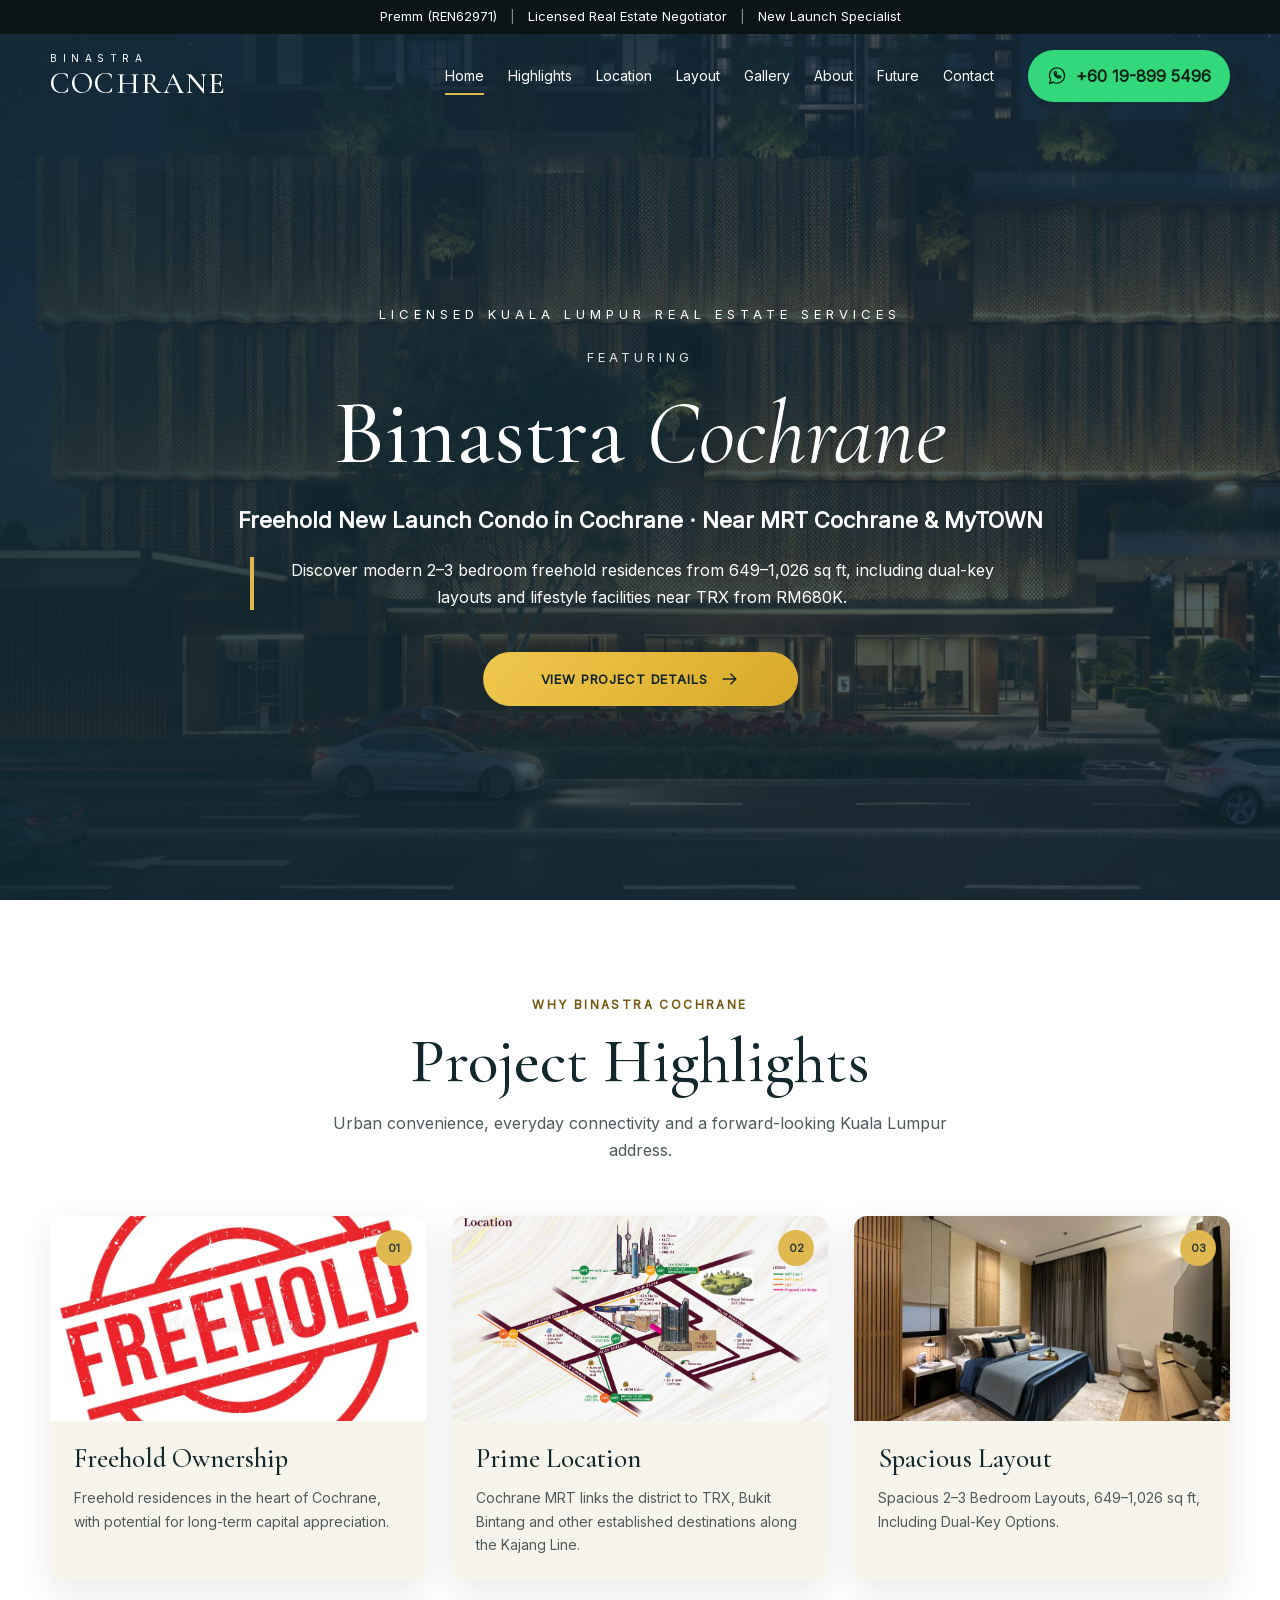
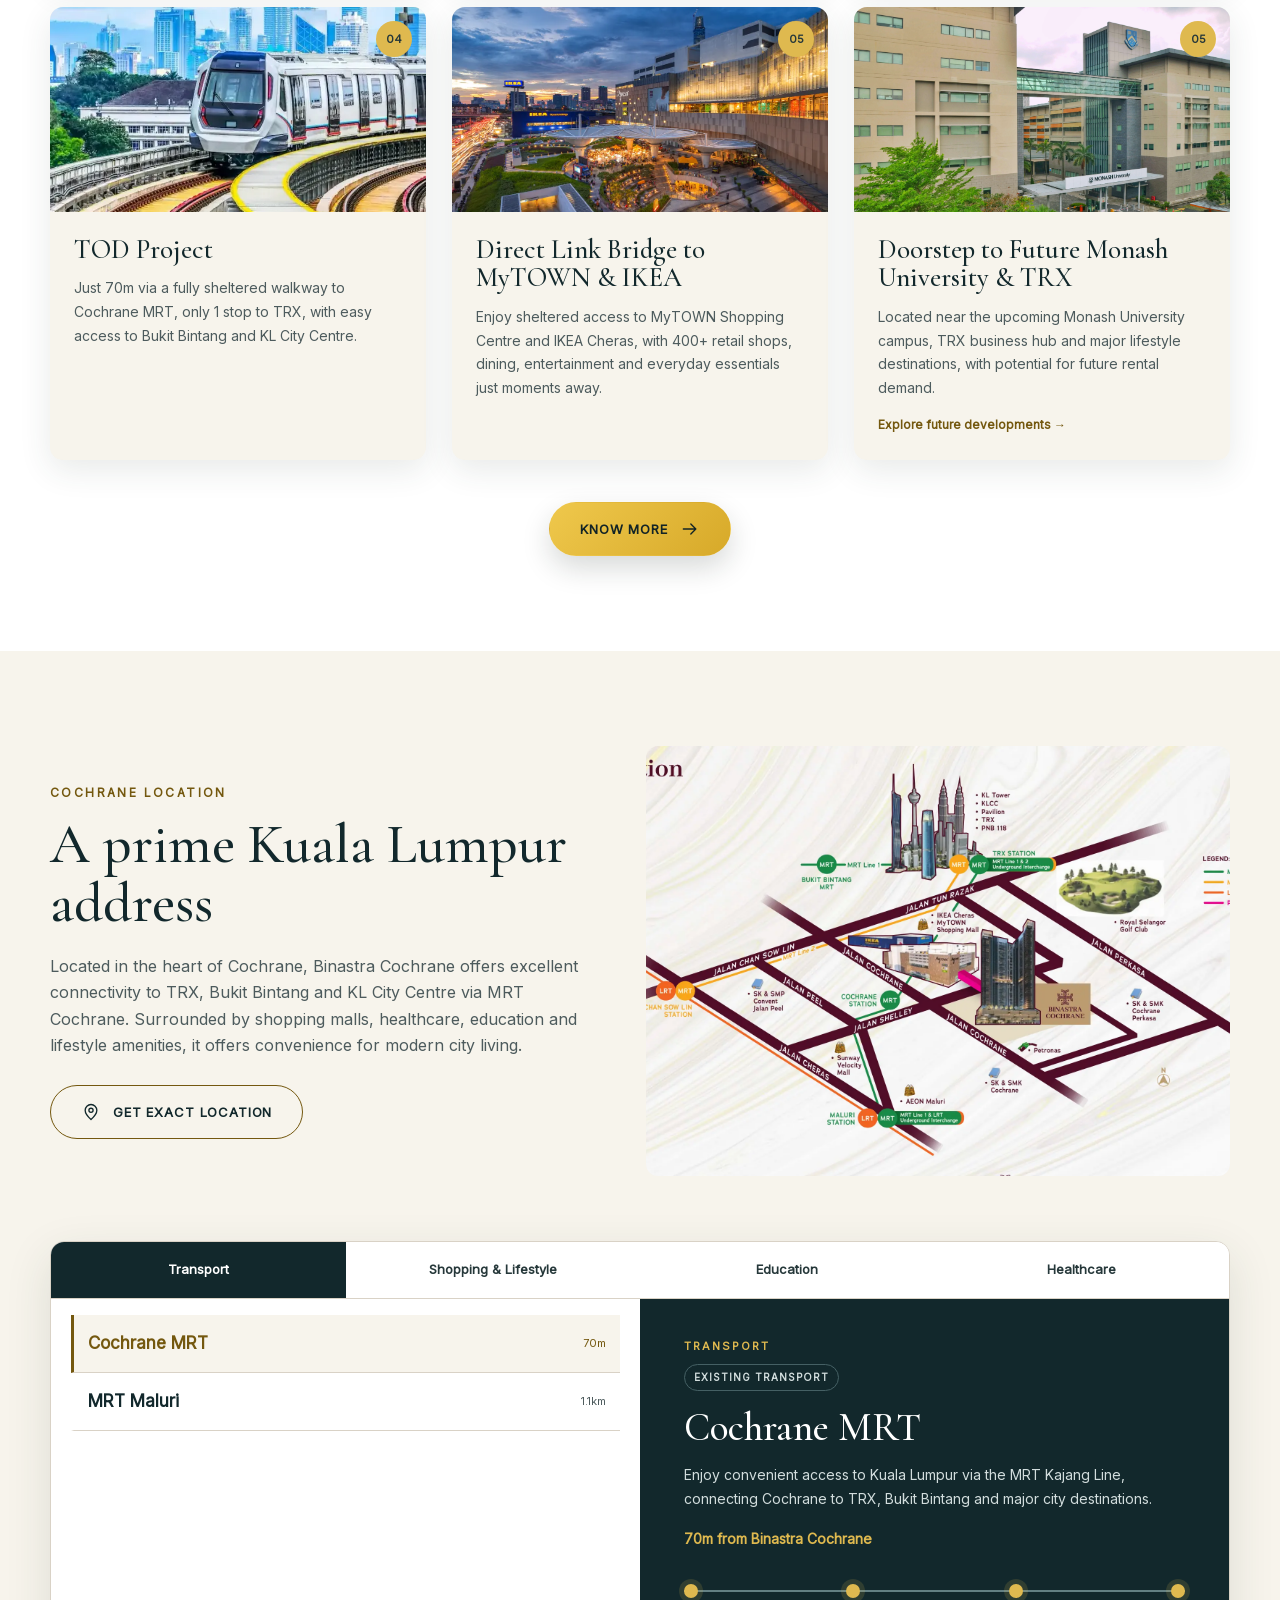
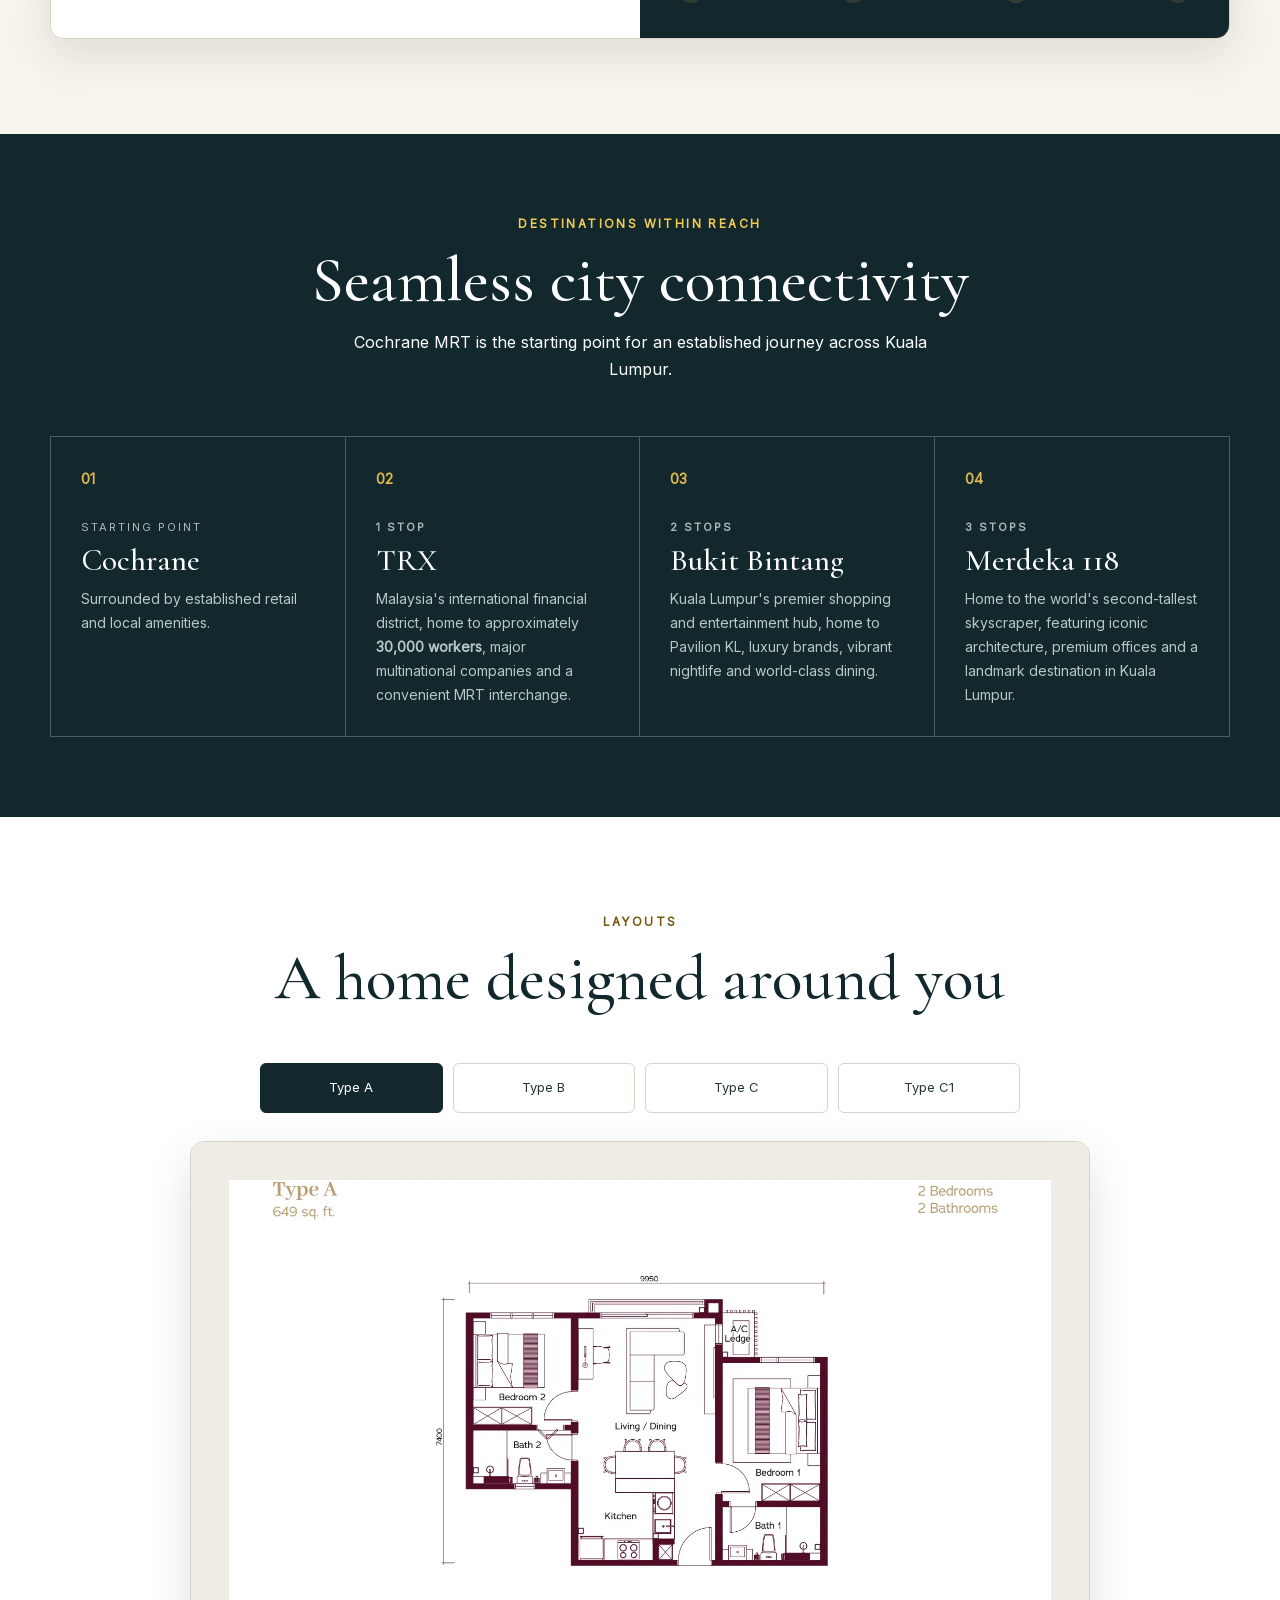
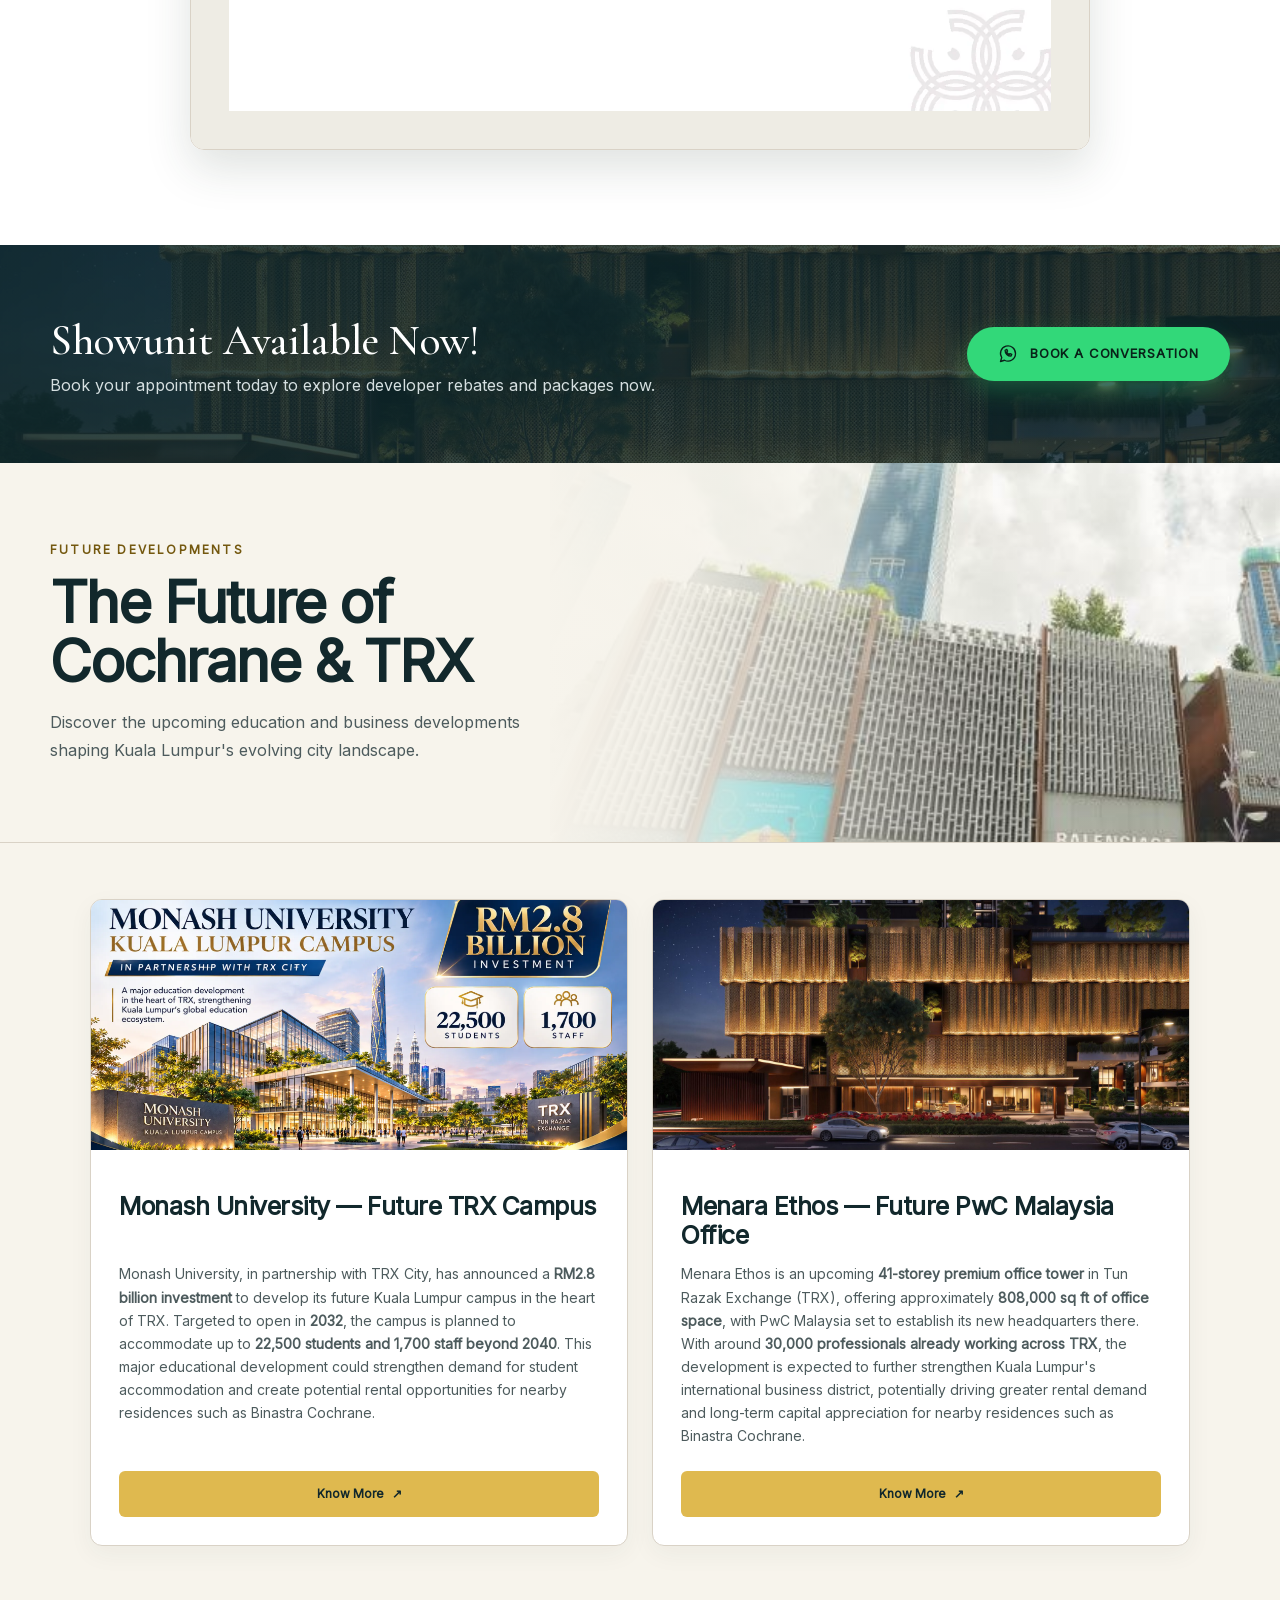
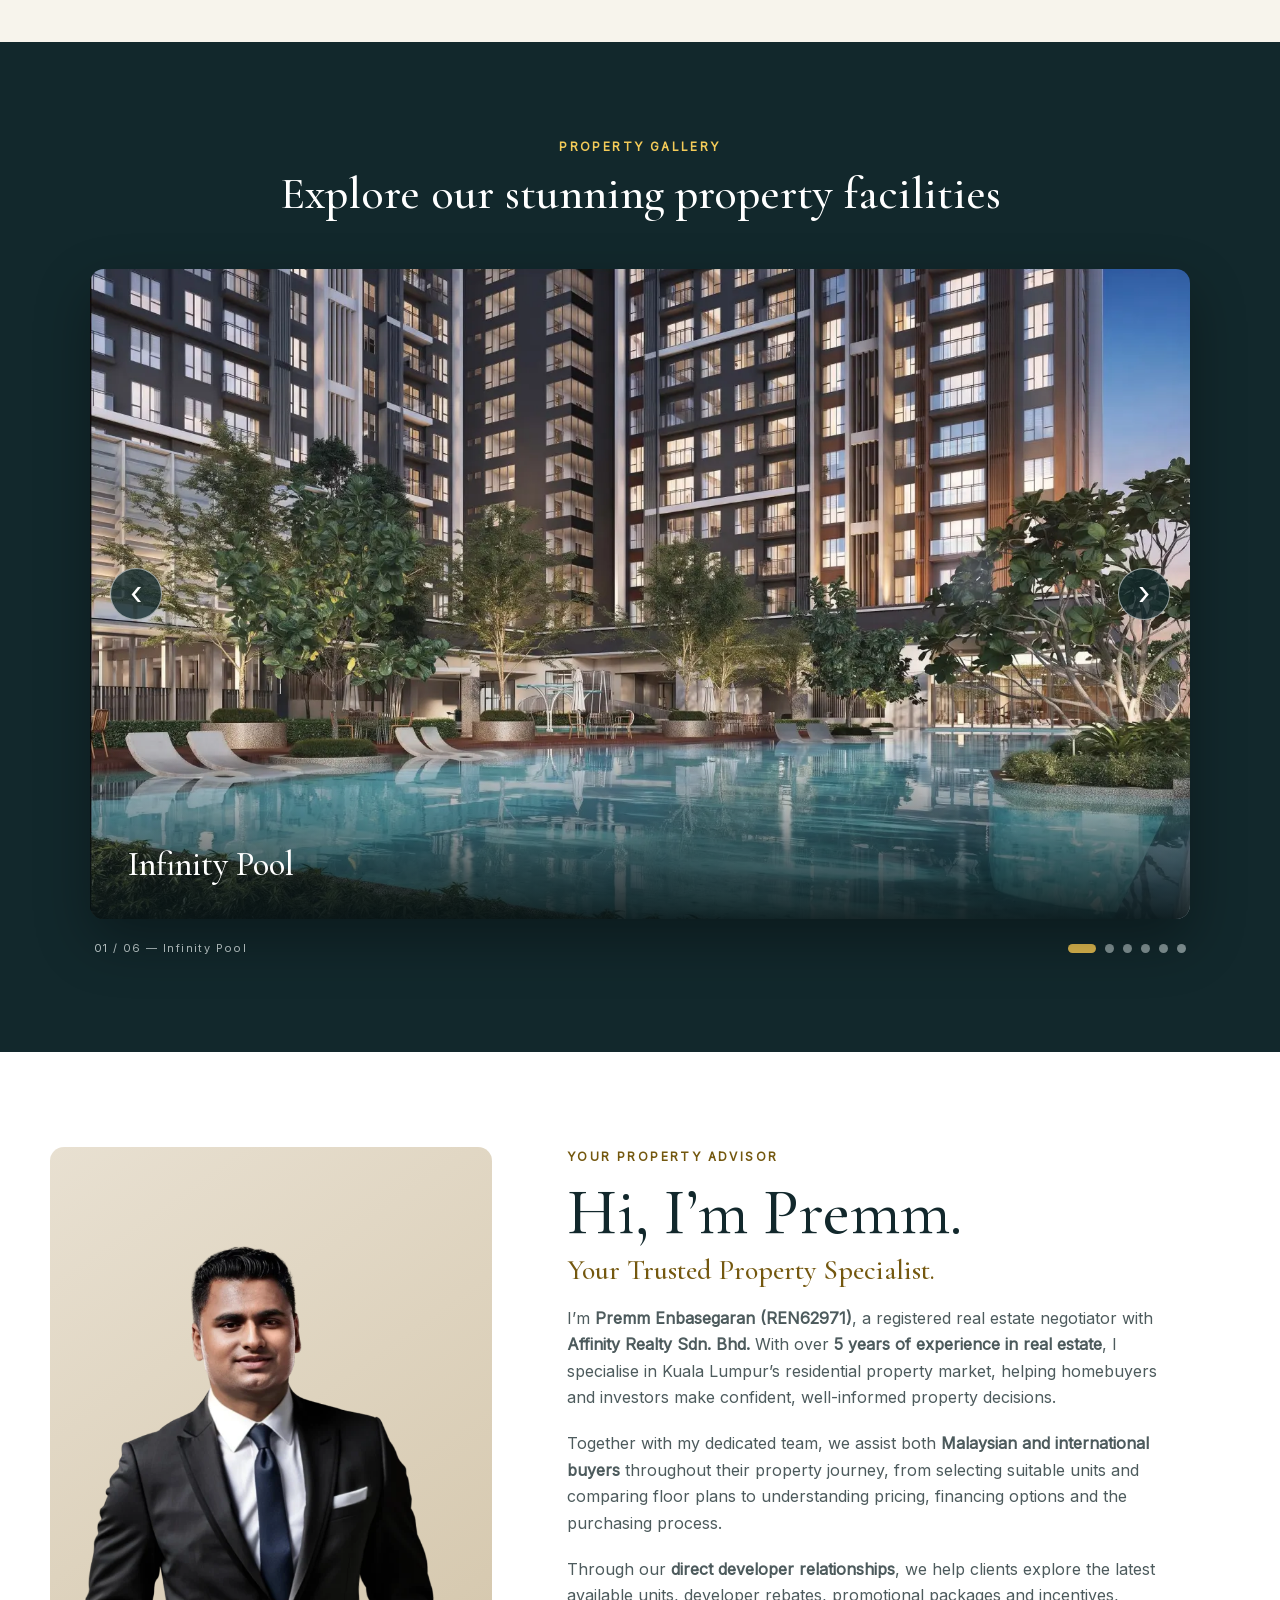
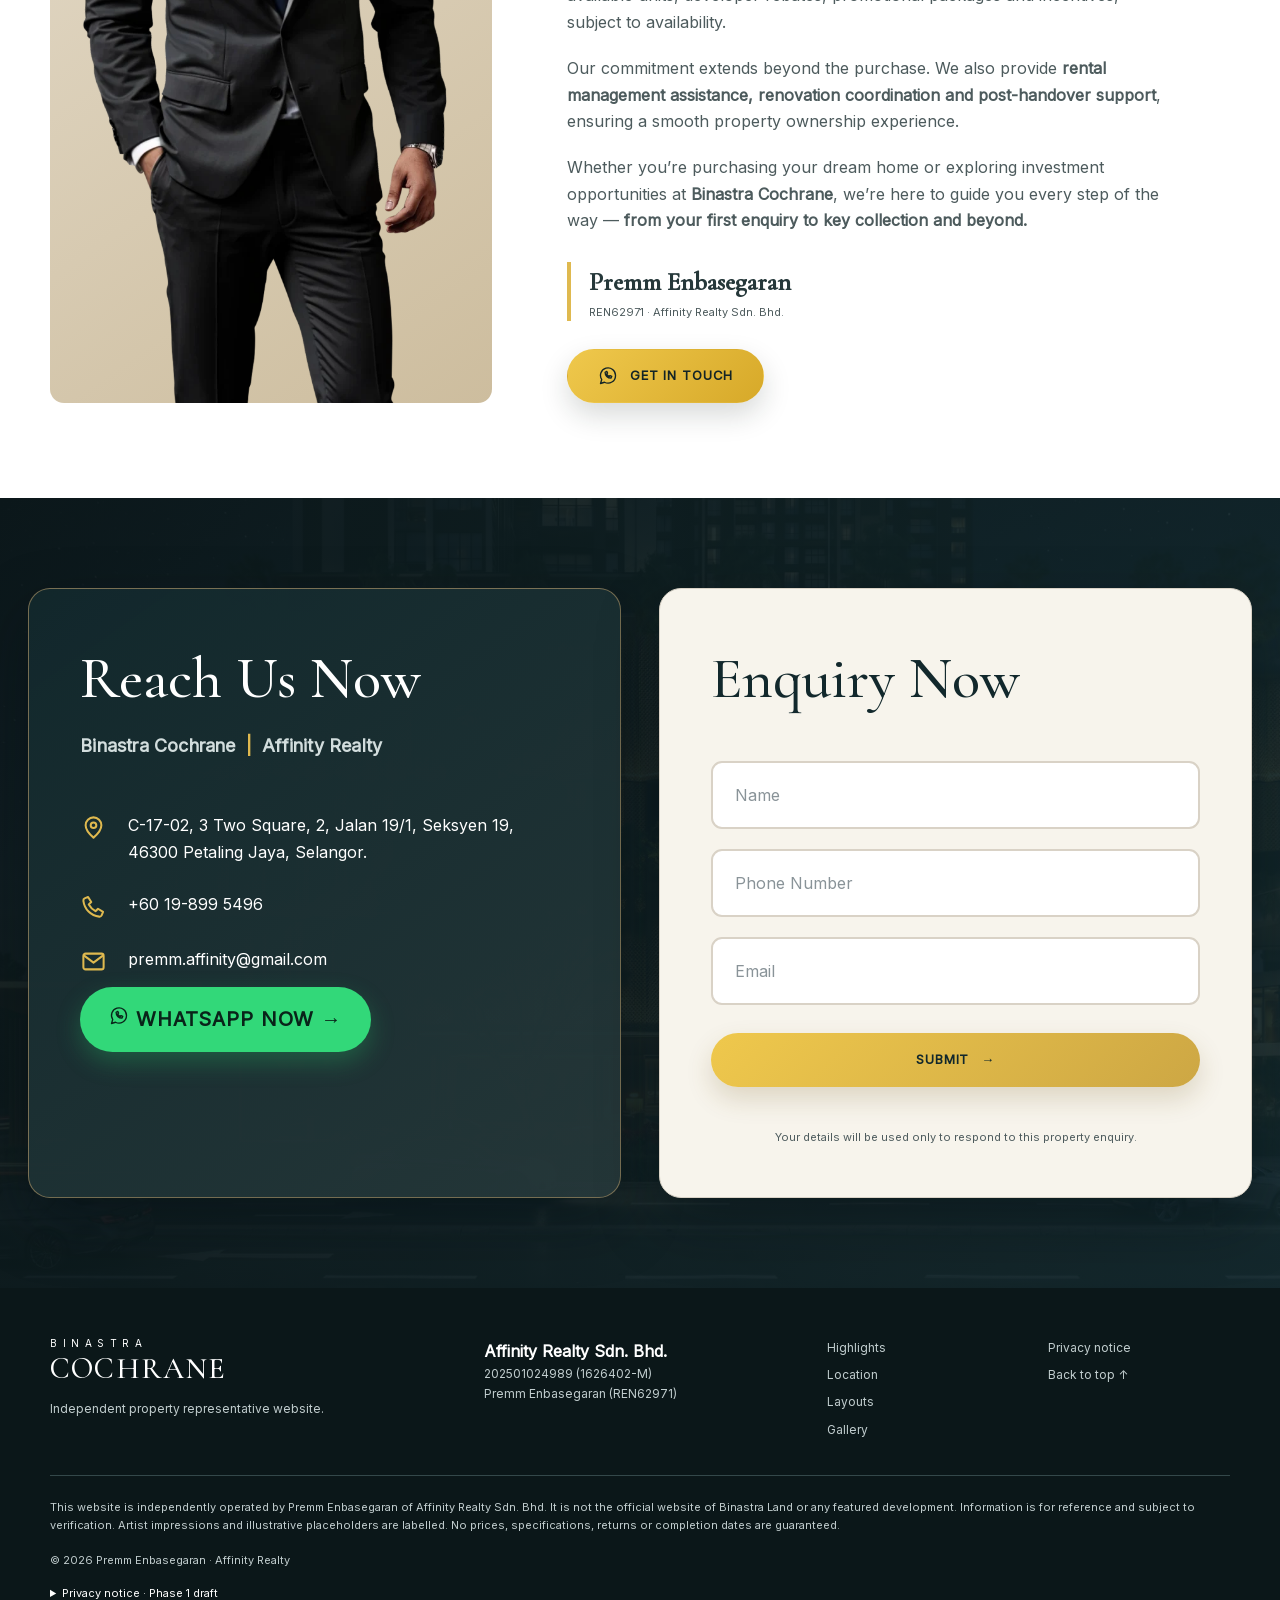
<file: index.html>
<!doctype html>
<html lang="en-MY">

<head>
  <meta charset="utf-8">
  <meta name="viewport" content="width=device-width, initial-scale=1">
  <meta name="theme-color" content="#10282c">
  <meta name="description"
    content="Explore Binastra Cochrane, a contemporary residence in Kuala Lumpur, with independent property representative Premm Enbasegaran of Affinity Realty.">
  <meta name="robots" content="noindex, nofollow">
  <title>Binastra Cochrane | Premium Residences in Kuala Lumpur</title>
  <link rel="icon" href="assets/favicon.svg" type="image/svg+xml">
  <link rel="preload" href="assets/fonts/cormorant-medium.woff2" as="font" type="font/woff2" crossorigin>
  <link rel="stylesheet" href="styles.css">
  <script src="script.js" defer></script>
</head>

<body>
  <a class="skip-link" href="#main">Skip to content</a>
  <svg class="icon-library" xmlns="http://www.w3.org/2000/svg" aria-hidden="true">
    <defs>
      <symbol id="icon-arrow" viewBox="0 0 24 24">
        <path d="M4 12h15m-6-6 6 6-6 6" />
      </symbol>
      <symbol id="icon-chat" viewBox="0 0 24 24">
        <path d="M21 11.5a9 9 0 0 1-13.2 8L3 21l1.5-4.8A9 9 0 1 1 21 11.5Z" />
        <path d="M8.5 7.5c0 4 3 7 7 7l1-2-2-1-1 1c-1.5-.7-2.3-1.5-3-3l1-1-1-2Z" />
      </symbol>
      <symbol id="icon-pin" viewBox="0 0 24 24">
        <path d="M19 10c0 5-7 11-7 11S5 15 5 10a7 7 0 1 1 14 0Z" />
        <circle cx="12" cy="10" r="2.5" />
      </symbol>
      <symbol id="icon-phone" viewBox="0 0 24 24">
        <path d="M7.2 3.5 10 8l-2.2 2.2a15.8 15.8 0 0 0 6 6L16 14l4.5 2.8-1.3 3.1c-.4.8-1.2 1.2-2.1 1.1C9.6 20 4 14.4 3 6.9c-.1-.9.3-1.7 1.1-2.1Z" />
      </symbol>
      <symbol id="icon-mail" viewBox="0 0 24 24">
        <rect x="3" y="5" width="18" height="14" rx="2" />
        <path d="m4 7 8 6 8-6" />
      </symbol>
      <symbol id="icon-cross" viewBox="0 0 24 24">
        <path d="m6 6 12 12M18 6 6 18" />
      </symbol>
    </defs>
  </svg>

  <header class="site-header" id="top">
    <div class="credential-bar">Premm (REN62971) <span>|</span> Licensed Real Estate Negotiator <span>|</span>
      New Launch Specialist</div>
    <div class="nav-wrap"><a class="wordmark" href="#home"
        aria-label="Binastra Cochrane home"><span>BINASTRA</span><strong>COCHRANE</strong></a><button
        class="menu-toggle" type="button" aria-expanded="false" aria-controls="primary-nav"><span class="menu-lines"
          aria-hidden="true"></span><span>Menu</span></button>
      <nav id="primary-nav" class="primary-nav" aria-label="Main navigation"><a href="#home">Home</a><a
          href="#highlights">Highlights</a><a href="#location">Location</a><a href="#floor-plans">Layout</a><a
          href="#gallery">Gallery</a><a href="#advisor">About</a><a href="#future">Future</a><a
          href="#enquire">Contact</a></nav><a class="header-whatsapp" data-wa="hero" href="https://wa.me/60198995496"
        target="_blank" rel="noopener noreferrer"><svg class="icon">
          <use href="#icon-chat" />
        </svg> +60 19-899 5496</a>
    </div>
  </header>

  <main id="main">
    <section class="hero" id="home" aria-labelledby="hero-title">
      <picture class="hero-media">
        <source media="(max-width:600px)" srcset="assets/images/architecture-mobile.jpg"><img
          src="assets/images/architecture.jpg" alt="Developer’s artist impression of Binastra Cochrane" width="1600"
          height="896" fetchpriority="high">
      </picture>
      <div class="hero-overlay"></div>
      <div class="hero-content">
        <p class="hero-kicker">LICENSED KUALA LUMPUR REAL ESTATE SERVICES</p><span
          class="hero-featuring">FEATURING</span>
        <h1 id="hero-title">Binastra <em>Cochrane</em></h1>
        <h2>Freehold New Launch Condo in Cochrane · Near MRT Cochrane &amp; MyTOWN</h2>
        <p class="hero-intro">Discover modern 2–3 bedroom freehold residences from 649–1,026 sq ft, including dual-key layouts
          and lifestyle facilities near TRX from RM680K.</p><a class="btn btn-gold" data-wa="hero" href="https://wa.me/60198995496" target="_blank"
          rel="noopener noreferrer">VIEW PROJECT DETAILS <svg class="icon">
            <use href="#icon-arrow" />
          </svg></a>
      </div>
    </section>

    <section class="section section-light" id="highlights" aria-labelledby="highlights-title">
      <div class="container">
        <header class="section-title"><span>WHY BINASTRA COCHRANE</span>
          <h2 id="highlights-title">Project Highlights</h2>
          <p>Urban convenience, everyday connectivity and a forward-looking Kuala Lumpur address.</p>
        </header>
        <div class="feature-grid">
          <article class="feature-card">
            <div class="feature-image"><img src="assets/images/freehold_icon.webp"
                alt="Artist impression of the proposed MyTOWN connection" width="1100" height="619"
                loading="lazy"><span>01</span></div>
            <div class="feature-copy">
              <h3>Freehold Ownership</h3>
              <p>Freehold residences in the heart of Cochrane, with potential for long-term capital appreciation.</p>
            </div>
          </article>
          <article class="feature-card">
            <div class="feature-image"><img src="assets/images/location.webp" alt="Cochrane location" width="475"
                height="490" loading="lazy"><span>02</span></div>
            <div class="feature-copy">
              <h3>Prime Location</h3>
              <p>Cochrane MRT links the district to TRX, Bukit Bintang and other established destinations along the
                Kajang Line.</p>
            </div>
          </article>
          <article class="feature-card">
            <div class="feature-image"><img src="assets/images/spacious_layout.webp"
                alt="Illustrative contemporary interior, not a project show unit" width="1200" height="800"
                loading="lazy"><span>03</span></div>
            <div class="feature-copy">
              <h3>Spacious Layout</h3>
              <p>Spacious 2–3 Bedroom Layouts, 649–1,026 sq ft, Including Dual-Key Options.</p>
            </div>
          </article>
          <article class="feature-card">
            <div class="feature-image"><img src="assets/images/MRT.webp"
                alt="Cochrane MRT station" width="1400" height="933"
                loading="lazy"><span>04</span></div>
            <div class="feature-copy">
              <h3>TOD Project</h3>
              <p>Just 70m via a fully sheltered walkway to Cochrane MRT, only 1 stop to TRX, with easy access to Bukit Bintang and KL City Centre.</p>
            </div>
          </article>
          <article class="feature-card">
            <div class="feature-image"><img src="assets/images/mytown.webp" alt=""
                width="475" height="490" loading="lazy"><span>05</span></div>
            <div class="feature-copy">
              <h3>Direct Link Bridge to MyTOWN & IKEA</h3>
              <p>Enjoy sheltered access to MyTOWN Shopping Centre and IKEA Cheras, with 400+ retail shops, dining, entertainment and everyday essentials just moments away.</p>
            </div>
          </article>
          <article class="feature-card">
            <div class="feature-image"><img src="assets/images/monash.webp" alt="Monash University TRX campus"
                width="475" height="490" loading="lazy"><span>05</span></div>
            <div class="feature-copy">
              <h3>Doorstep to Future Monash University & TRX</h3>
              <p>Located near the upcoming Monash University campus, TRX business hub and major lifestyle destinations, with potential for future rental demand.</p><a
                href="#future">Explore future developments →</a>
            </div>
          </article>
        </div>
        <div class="section-action"><a class="btn btn-gold" data-wa="facilities" href="https://wa.me/60198995496"
            target="_blank" rel="noopener noreferrer">KNOW MORE <svg class="icon">
              <use href="#icon-arrow" />
            </svg></a></div>
      </div>
    </section>

    <section class="section location" id="location" aria-labelledby="location-title">
      <div class="container">
        <div class="location-intro">
          <div><span class="section-label">COCHRANE LOCATION</span>
            <h2 id="location-title">A prime Kuala Lumpur address</h2>
            <p>Located in the heart of Cochrane, Binastra Cochrane offers excellent connectivity to TRX, Bukit Bintang and KL City Centre via MRT Cochrane. Surrounded by shopping malls, healthcare, education and lifestyle amenities, it offers convenience for modern city living.</p><a
              class="btn btn-outline" data-wa="location" href="https://wa.me/60198995496" target="_blank"
              rel="noopener noreferrer"><svg class="icon">
                <use href="#icon-pin" />
              </svg> GET EXACT LOCATION</a>
          </div>
          <figure><img src="assets/images/location.webp" alt="Binastra Cochrane architectural artist impression"
              width="1600" height="896" loading="lazy">
          </figure>
        </div>
        <div class="location-browser">
          <div class="filter-row js-control" role="group" aria-label="Filter nearby destinations"><button type="button"
              data-location-filter="transport" aria-pressed="true">Transport</button><button type="button"
              data-location-filter="lifestyle" aria-pressed="false">Shopping &amp; Lifestyle</button><button
              type="button" data-location-filter="education" aria-pressed="false">Education</button><button
              type="button" data-location-filter="healthcare" aria-pressed="false">Healthcare</button></div>
          <div class="location-panels">
            <div class="destination-list" role="group" aria-label="Nearby destinations">
              <button type="button" data-destination="cochrane" aria-pressed="true"><strong>Cochrane MRT</strong><small>70m</small></button>
              <button type="button" data-destination="maluri" aria-pressed="false"><strong>MRT Maluri</strong><small>1.1km</small></button>
              <button type="button" data-destination="mytown" aria-pressed="false"><strong>MyTOWN Shopping Centre &amp; IKEA Cheras</strong><small>60m</small></button>
              <button type="button" data-destination="velocity" aria-pressed="false"><strong>Sunway Velocity Mall</strong><small>400m</small></button>
              <button type="button" data-destination="berjaya" aria-pressed="false"><strong>Berjaya Times Square</strong><small>2.6km</small></button>
              <button type="button" data-destination="exchange" aria-pressed="false"><strong>The Exchange TRX</strong><small>3.4km</small></button>
              <button type="button" data-destination="pavilionKl" aria-pressed="false"><strong>Pavilion Kuala Lumpur</strong><small>3.6km</small></button>
              <button type="button" data-destination="suria" aria-pressed="false"><strong>Suria KLCC</strong><small>4.9km</small></button>
              <button type="button" data-destination="smkCochrane" aria-pressed="false"><strong>SMK Cochrane</strong><small>220m</small></button>
              <button type="button" data-destination="sunwayCollege" aria-pressed="false"><strong>Sunway College @ Velocity</strong><small>430m</small></button>
              <button type="button" data-destination="ideasSchool" aria-pressed="false"><strong>IDEAS International School</strong><small>1.1km</small></button>
              <button type="button" data-destination="kunMing" aria-pressed="false"><strong>SJK(C) Kun Ming</strong><small>1.6km</small></button>
              <button type="button" data-destination="taylors" aria-pressed="false"><strong>Taylor's International School</strong><small>2.0km</small></button>
              <button type="button" data-destination="monashTrx" aria-pressed="false"><strong>Future Monash University TRX Campus</strong><small>4.0km</small></button>
              <button type="button" data-destination="medical" aria-pressed="false"><strong>Sunway Medical Centre Velocity</strong><small>500m</small></button>
              <button type="button" data-destination="princeCourt" aria-pressed="false"><strong>Prince Court Medical Centre</strong><small>2.7km</small></button>
              <button type="button" data-destination="tungShin" aria-pressed="false"><strong>Tung Shin Hospital</strong><small>4.5km</small></button>
            </div>
            <div class="destination-detail" aria-live="polite">
              <span class="destination-category" id="destination-category">TRANSPORT</span>
              <span class="destination-status" id="destination-status">EXISTING TRANSPORT</span>
              <h3 id="destination-title">Cochrane MRT</h3>
              <p id="destination-description">An established station on the Kajang Line, connecting the Cochrane
                district with the wider city. Walking routes and project access arrangements should be confirmed with
                your advisor.</p>
              <p class="destination-distance" id="destination-distance">70m from Binastra Cochrane</p>
              <div class="route-line" aria-hidden="true"><i></i><i></i><i></i><i></i></div>
            </div>
          </div>
        </div>
      </div>
    </section>

    <section class="connectivity" aria-labelledby="connectivity-title">
      <div class="container">
        <header class="section-title inverse"><span>DESTINATIONS WITHIN REACH</span>
          <h2 id="connectivity-title">Seamless city connectivity</h2>
          <p>Cochrane MRT is the starting point for an established journey across Kuala Lumpur.</p>
        </header>
        <div class="connectivity-grid">
          <article><strong>01</strong><span>STARTING POINT</span>
            <h3>Cochrane</h3>
            <p>Surrounded by established retail and local amenities.</p>
          </article>
          <article><strong>02</strong><span class="stop-count">1 STOP</span>
            <h3>TRX</h3>
            <p>Malaysia's international financial district, home to approximately <b>30,000 workers</b>, major multinational companies and a convenient MRT interchange.</p>
          </article>
          <article><strong>03</strong><span class="stop-count">2 STOPS</span>
            <h3>Bukit Bintang</h3>
            <p>Kuala Lumpur's premier shopping and entertainment hub, home to Pavilion KL, luxury brands, vibrant nightlife and world-class dining.</p>
          </article>
          <article><strong>04</strong><span class="stop-count">3 STOPS</span>
            <h3>Merdeka 118</h3>
            <p>Home to the world's second-tallest skyscraper, featuring iconic architecture, premium offices and a landmark destination in Kuala Lumpur.</p>
          </article>
        </div>
      </div>
    </section>

    <section class="section floor-plans" id="floor-plans" aria-labelledby="plans-title">
      <div class="container">
        <header class="section-title"><span>LAYOUTS</span>
          <h2 id="plans-title">A home designed around you</h2>
        </header>
        <div class="segmented js-control" role="group" aria-label="Select a floor-plan type"><button type="button"
            data-plan="study-01" aria-pressed="true">Type A</button><button type="button" data-plan="study-02"
            aria-pressed="false">Type B</button><button type="button" data-plan="study-03" aria-pressed="false">Type C</button><button
            type="button" data-plan="study-04" aria-pressed="false">Type C1</button></div>
        <div class="plan-panel">
          <div class="plan-visual"><img id="plan-image" src="assets/images/TypeA.webp"
              alt="Type A floor plan" width="640" height="530" loading="lazy"></div>
        </div>
      </div>
    </section>

    <section class="showunit-banner">
      <div class="container">
        <div><span></span>
          <h2>Showunit Available Now!</h2>
          <p>Book your appointment today to explore developer rebates and packages now.</p>
        </div><a class="btn btn-green" data-wa="advisor" href="https://wa.me/60198995496" target="_blank"
          rel="noopener noreferrer"><svg class="icon">
            <use href="#icon-chat" />
          </svg> BOOK A CONVERSATION</a>
      </div>
    </section>

    <section class="future" id="future" aria-labelledby="future-title">
      <header class="future-hero">
        <img src="assets/images/trx.jpg" alt="Tun Razak Exchange skyline in Kuala Lumpur" loading="lazy" width="1600"
          height="900">
        <div class="container future-hero-copy"><span>FUTURE DEVELOPMENTS</span>
          <h2 id="future-title">The Future of Cochrane &amp; TRX</h2>
          <p>Discover the upcoming education and business developments shaping Kuala Lumpur's evolving city landscape.
          </p>
        </div>
      </header>
      <div class="container future-content">
        <div class="future-cards">
          <article class="development-card">
            <figure><img src="assets/images/monash1.webp"
                alt="Illustrative architectural image representing the announced future Monash University campus at TRX"
                loading="lazy" width="1200" height="800">
            </figure>
            <div class="development-copy">
              <h3>Monash University — Future TRX Campus</h3>
              <p>Monash University, in partnership with TRX City, has announced a <strong>RM2.8 billion investment</strong> to develop its future Kuala Lumpur campus in the heart of TRX. Targeted to open in <strong>2032</strong>, the campus is planned to accommodate up to <strong>22,500 students and 1,700 staff beyond 2040</strong>. This major educational development could strengthen demand for student accommodation and create potential rental opportunities for nearby residences such as Binastra Cochrane.</p><a class="future-button"
                href="https://www.monash.edu/news/articles/monash-universitys-future-campus-in-malaysia4"
                target="_blank" rel="noopener noreferrer">Know More<span
                  aria-hidden="true">↗</span></a>
            </div>
          </article>
          <article class="development-card">
            <figure><img src="assets/images/architecture.jpg"
                alt="Illustrative contemporary tower image representing the announced Menara Ethos development at TRX"
                loading="lazy" width="1200" height="800">
            </figure>
            <div class="development-copy">
              <h3>Menara Ethos — Future PwC Malaysia Office</h3>
              <p>Menara Ethos is an upcoming <strong>41-storey premium office tower</strong> in Tun Razak Exchange (TRX), offering approximately <strong>808,000 sq ft of office space</strong>, with PwC Malaysia set to establish its new headquarters there. With around <strong>30,000 professionals already working across TRX</strong>, the development is expected to further strengthen Kuala Lumpur's international business district, potentially driving greater rental demand and long-term capital appreciation for nearby residences such as Binastra Cochrane.</p>
              <a class="future-button" data-wa="ethos" href="https://wa.me/60198995496"
                  target="_blank" rel="noopener noreferrer">Know More<span aria-hidden="true">↗</span></a>
            </div>
          </article>
        </div>
      </div>
    </section>

    <section class="section gallery" id="gallery" aria-labelledby="gallery-title">
      <div class="container">
        <header class="section-title inverse"><span>PROPERTY GALLERY</span>
          <h2 id="gallery-title">Explore our stunning property facilities</h2>
        </header>
        <div class="property-slider" tabindex="0" role="region" aria-roledescription="carousel"
          aria-label="Binastra Cochrane property gallery">
          <div class="slider-stage">
            <figure class="gallery-slide is-active" data-gallery-id="infinity-pool" aria-hidden="false"><img
                src="assets/images/InfinityPool.webp" alt="Binastra Cochrane infinity pool" width="1602"
                height="966" loading="lazy"><figcaption><strong>Infinity Pool</strong></figcaption></figure>
            <figure class="gallery-slide" data-gallery-id="gymnasium" aria-hidden="true"><img
                src="assets/images/Gymnasium.webp" alt="Binastra Cochrane gymnasium" width="1598" height="962"
                loading="lazy"><figcaption><strong>Gymnasium</strong></figcaption></figure>
            <figure class="gallery-slide" data-gallery-id="pickleball" aria-hidden="true"><img
                src="assets/images/Pickleball Court.webp" alt="Binastra Cochrane pickleball court" width="1602"
                height="970" loading="lazy"><figcaption><strong>Pickleball Court</strong></figcaption></figure>
            <figure class="gallery-slide" data-gallery-id="reflection-garden" aria-hidden="true"><img
                src="assets/images/Reflection Garden.webp" alt="Binastra Cochrane reflection garden" width="1592"
                height="968" loading="lazy"><figcaption><strong>Reflection Garden</strong></figcaption></figure>
            <figure class="gallery-slide" data-gallery-id="basketball" aria-hidden="true"><img
                src="assets/images/Half Basketball Court.webp" alt="Binastra Cochrane half basketball court"
                width="1596" height="954" loading="lazy"><figcaption><strong>Half Basketball Court</strong></figcaption></figure>
            <figure class="gallery-slide" data-gallery-id="playground" aria-hidden="true"><img
                src="assets/images/Kid's Playground.webp" alt="Binastra Cochrane children's playground" width="1592"
                height="956" loading="lazy"><figcaption><strong>Kid's Playground</strong></figcaption></figure>
            <button class="slider-arrow slider-prev" id="gallery-prev" type="button"
              aria-label="Previous gallery image">‹</button>
            <button class="slider-arrow slider-next" id="gallery-next" type="button"
              aria-label="Next gallery image">›</button>
          </div>
          <div class="slider-footer">
            <p id="gallery-status" aria-live="polite">01 / 06 — Infinity Pool</p>
            <div class="slider-dots" role="group" aria-label="Choose gallery image">
              <button type="button" data-gallery-slide="0" aria-label="Show image 1: Infinity Pool" aria-pressed="true"></button>
              <button type="button" data-gallery-slide="1" aria-label="Show image 2: Gymnasium" aria-pressed="false"></button>
              <button type="button" data-gallery-slide="2" aria-label="Show image 3: Pickleball Court" aria-pressed="false"></button>
              <button type="button" data-gallery-slide="3" aria-label="Show image 4: Reflection Garden" aria-pressed="false"></button>
              <button type="button" data-gallery-slide="4" aria-label="Show image 5: Half Basketball Court" aria-pressed="false"></button>
              <button type="button" data-gallery-slide="5" aria-label="Show image 6: Kid's Playground" aria-pressed="false"></button>
            </div>
          </div>
        </div>
      </div>
    </section>

    <section class="section advisor" id="advisor" aria-labelledby="advisor-title">
      <div class="container advisor-grid">
        <div class="advisor-visual">
          <img src="assets/images/premm (2).webp" alt="Premm Enbasegaran, property advisor at Affinity Realty"
            width="900" height="1350" loading="lazy" decoding="async">
        </div>
        <div class="advisor-copy"><span class="section-label">YOUR PROPERTY ADVISOR</span>
          <h2 id="advisor-title">Hi, I’m Premm.</h2>
          <h3>Your Trusted Property Specialist.</h3>
          <p>I’m <strong>Premm Enbasegaran (REN62971)</strong>, a registered real estate negotiator with <strong>Affinity
              Realty Sdn. Bhd.</strong> With over <strong>5 years of experience in real estate</strong>, I specialise in
            Kuala Lumpur’s residential property market, helping homebuyers and investors make confident, well-informed
            property decisions.</p>
          <p>Together with my dedicated team, we assist both <strong>Malaysian and international buyers</strong>
            throughout their property journey, from selecting suitable units and comparing floor plans to understanding
            pricing, financing options and the purchasing process.</p>
          <p>Through our <strong>direct developer relationships</strong>, we help clients explore the latest available
            units, developer rebates, promotional packages and incentives, subject to availability.</p>
          <p>Our commitment extends beyond the purchase. We also provide <strong>rental management assistance,
              renovation coordination and post-handover support</strong>, ensuring a smooth property ownership
            experience.</p>
          <p>Whether you’re purchasing your dream home or exploring investment opportunities at <strong>Binastra
              Cochrane</strong>, we’re here to guide you every step of the way — <strong>from your first enquiry to key
              collection and beyond.</strong></p>
          <div class="advisor-meta"><strong>Premm Enbasegaran</strong><span>REN62971 · Affinity Realty Sdn. Bhd.</span>
          </div><a class="btn btn-gold" data-wa="advisor" href="https://wa.me/60198995496" target="_blank"
            rel="noopener noreferrer"><svg class="icon">
              <use href="#icon-chat" />
            </svg> GET IN TOUCH</a>
        </div>
      </div>
    </section>

    <section class="contact" id="enquire" aria-labelledby="enquiry-title">
      <div class="container contact-grid">
        <div class="contact-info-card">
          <h2>Reach Us Now</h2>
          <p class="contact-subheading">Binastra Cochrane <span aria-hidden="true">|</span> Affinity Realty</p>
          <div class="contact-details">
            <div><svg class="icon" aria-hidden="true"><use href="#icon-pin" /></svg>
              <address>C-17-02, 3 Two Square, 2, Jalan 19/1, Seksyen 19,<br>46300 Petaling Jaya, Selangor.</address>
            </div>
            <div><svg class="icon" aria-hidden="true"><use href="#icon-phone" /></svg><a
                href="tel:+60198995496">+60 19-899 5496</a></div>
            <div><svg class="icon" aria-hidden="true"><use href="#icon-mail" /></svg><a
                href="mailto:premm.affinity@gmail.com">premm.affinity@gmail.com</a></div>
          </div>
          <a class="btn btn-green contact-whatsapp" data-wa="enquiry" href="https://wa.me/60198995496"
            target="_blank" rel="noopener noreferrer"><svg class="icon">
              <use href="#icon-chat" />
            </svg> WHATSAPP NOW <span aria-hidden="true">→</span></a>
        </div>
        <form class="contact-form" id="contact-form"
          action="https://formsubmit.co/ajax/mehannair.balakrishnnan@gmail.com" method="POST">
          <input type="hidden" name="_cc" value="premm.affinity@gmail.com">
          <input type="hidden" name="_subject" value="New Binastra Cochrane website enquiry">
          <input type="hidden" name="_template" value="table">
          <h2 id="enquiry-title">Enquiry Now</h2>
          <div class="form-fields">
            <div class="form-field"><label for="contact-name">Name</label><input id="contact-name" name="name"
                type="text" autocomplete="name" placeholder="Name" required></div>
            <div class="form-field"><label for="contact-phone">Phone number</label><input id="contact-phone"
                name="phone" type="tel" autocomplete="tel" inputmode="tel" placeholder="Phone Number" required></div>
            <div class="form-field"><label for="contact-email">Email</label><input id="contact-email" name="email"
                type="email" autocomplete="email" placeholder="Email" required></div>
          </div>
          <button class="btn contact-submit" type="submit"><span class="submit-label">SUBMIT</span> <span
              aria-hidden="true">→</span></button>
          <p class="form-status" id="form-status" role="status" aria-live="polite"></p>
          <p class="form-note">Your details will be used only to respond to this property enquiry.</p>
        </form>
      </div>
    </section>
  </main>

  <footer class="site-footer">
    <div class="container footer-grid">
      <div><a class="wordmark footer-mark" href="#home"><span>BINASTRA</span><strong>COCHRANE</strong></a>
        <p>Independent property representative website.</p>
      </div>
      <div><strong>Affinity Realty Sdn. Bhd.</strong>
        <p>202501024989 (1626402-M)<br>Premm Enbasegaran (REN62971)</p>
      </div>
      <div><a href="#highlights">Highlights</a><a href="#location">Location</a><a href="#floor-plans">Layouts</a><a
          href="#gallery">Gallery</a></div>
      <div><a href="#privacy">Privacy notice</a><a href="#home">Back to top ↑</a></div>
    </div>
    <div class="container footer-disclaimer">
      <p>This website is independently operated by Premm Enbasegaran of Affinity Realty Sdn. Bhd. It is not the official
        website of Binastra Land or any featured development. Information is for reference and subject to verification.
        Artist impressions and illustrative placeholders are labelled. No prices, specifications, returns or completion
        dates are guaranteed.</p>
      <div>© <span id="copyright-year">2026</span> Premm Enbasegaran · Affinity Realty</div>
      <details id="privacy">
        <summary>Privacy notice · Phase 1 draft</summary>
        <p>Details submitted through the enquiry form are sent via FormSubmit to the listed property representatives
          for the purpose of responding to your enquiry. WhatsApp links open an external service; no message is sent
          until you choose to send it.</p>
      </details>
    </div>
  </footer>
  <aside aria-label="Quick WhatsApp enquiry"><a class="mobile-whatsapp" data-wa="mobile"
      href="https://wa.me/60198995496" target="_blank" rel="noopener noreferrer"><svg class="icon">
        <use href="#icon-chat" />
      </svg><span>WhatsApp Premm<small>BINASTRA COCHRANE</small></span><svg class="icon">
        <use href="#icon-arrow" />
      </svg></a></aside>
</body>

</html>
</file>
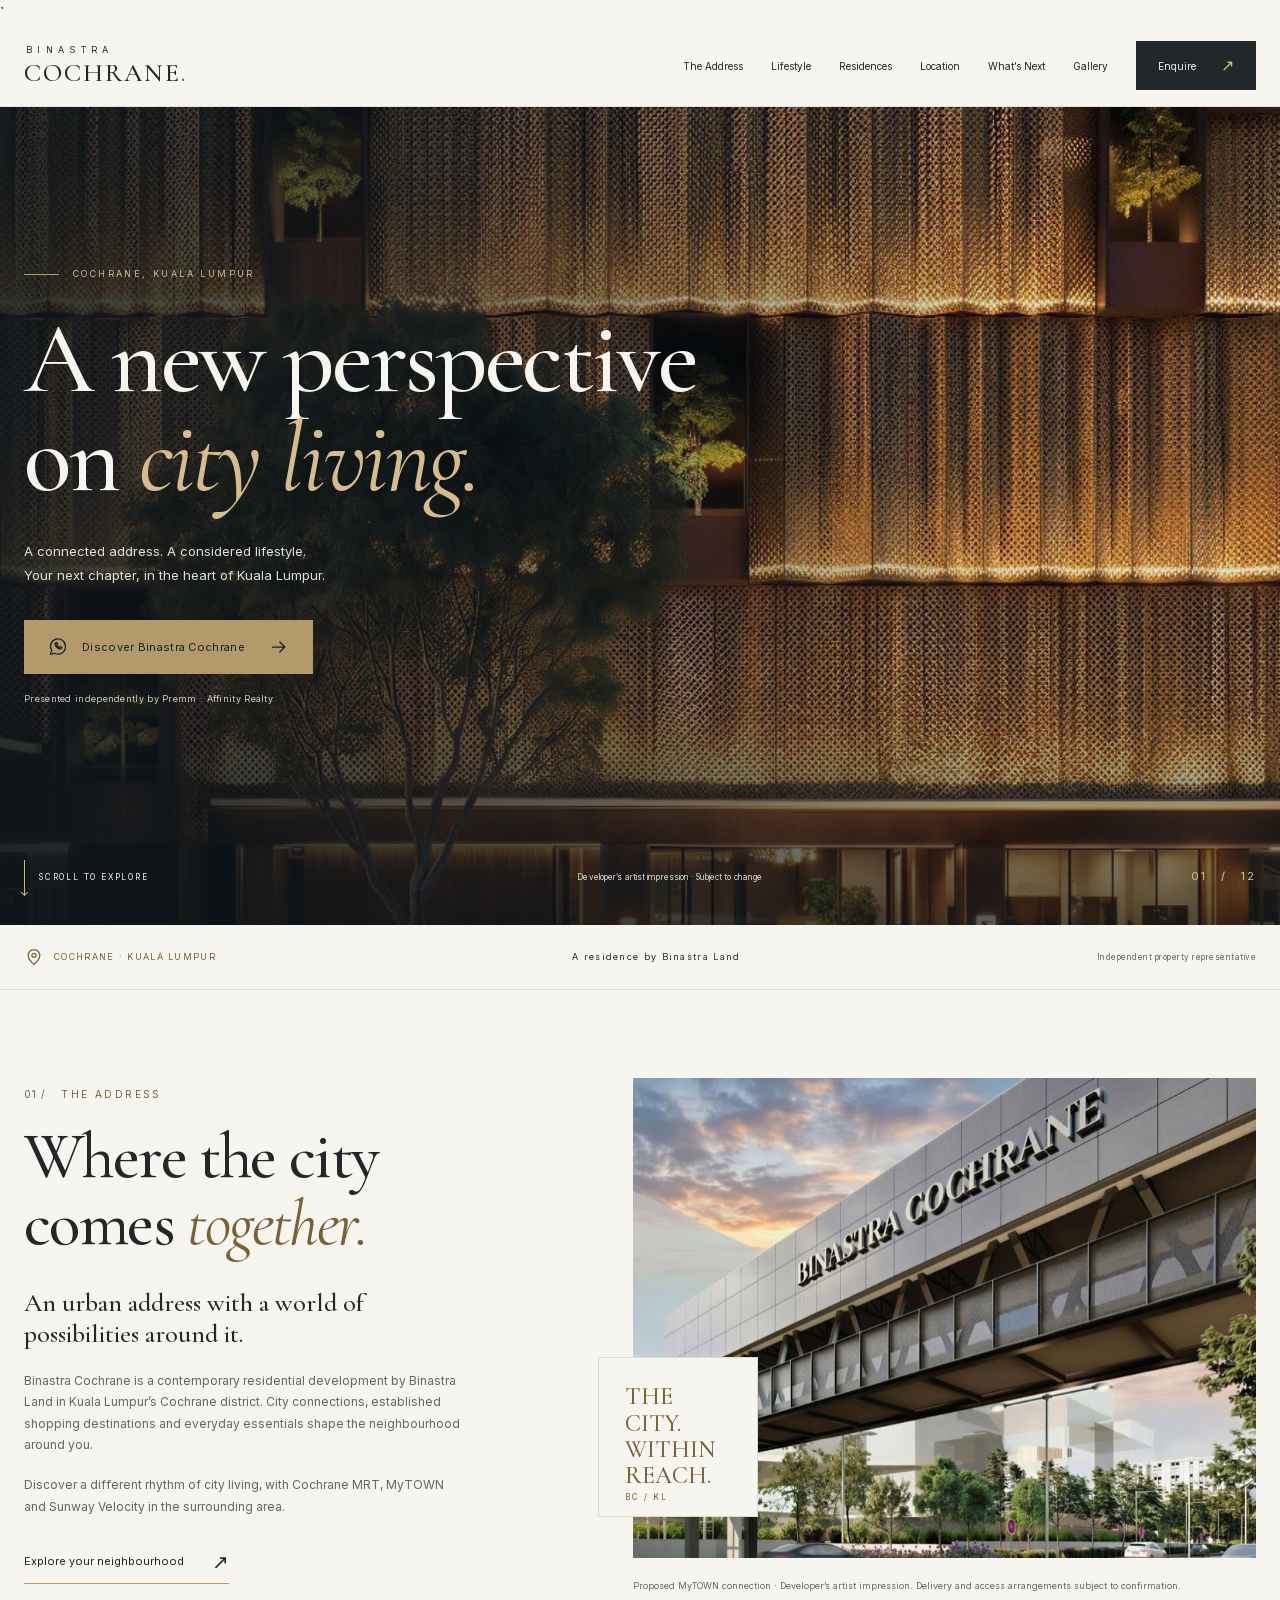
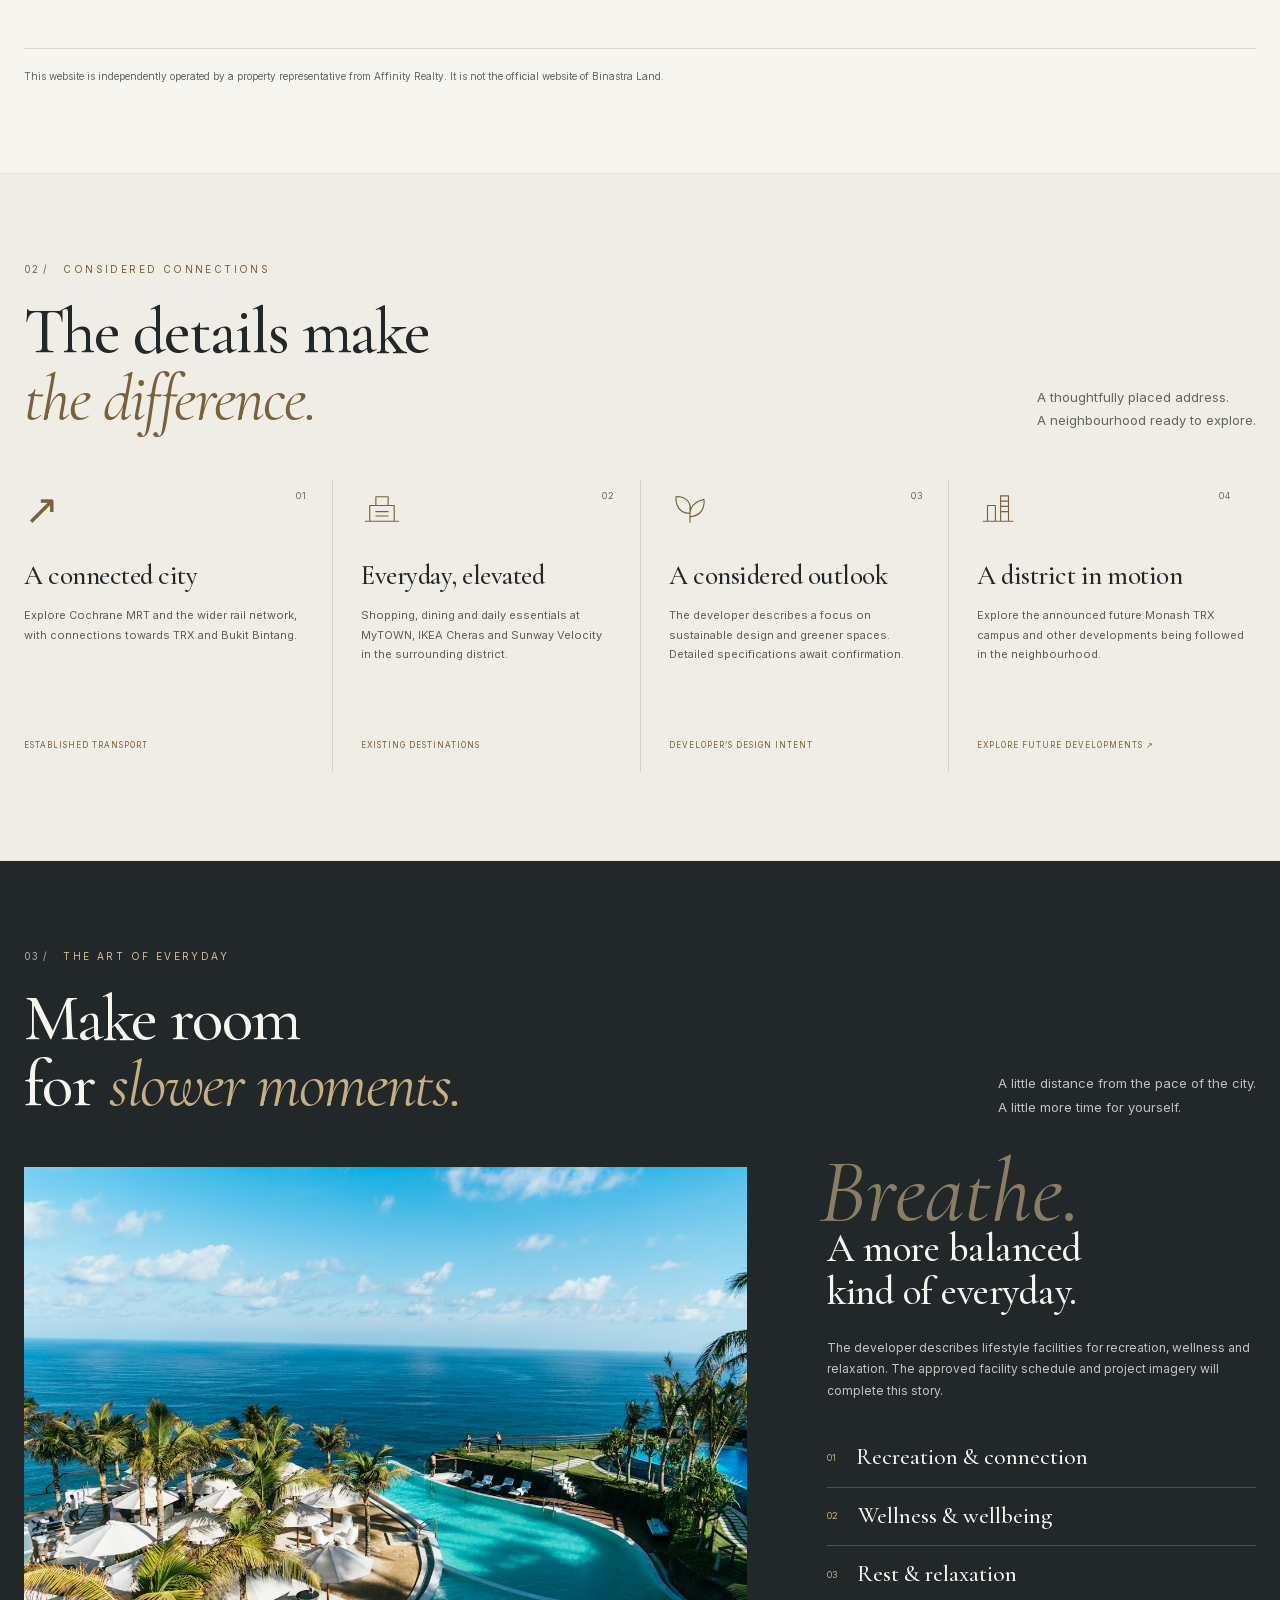
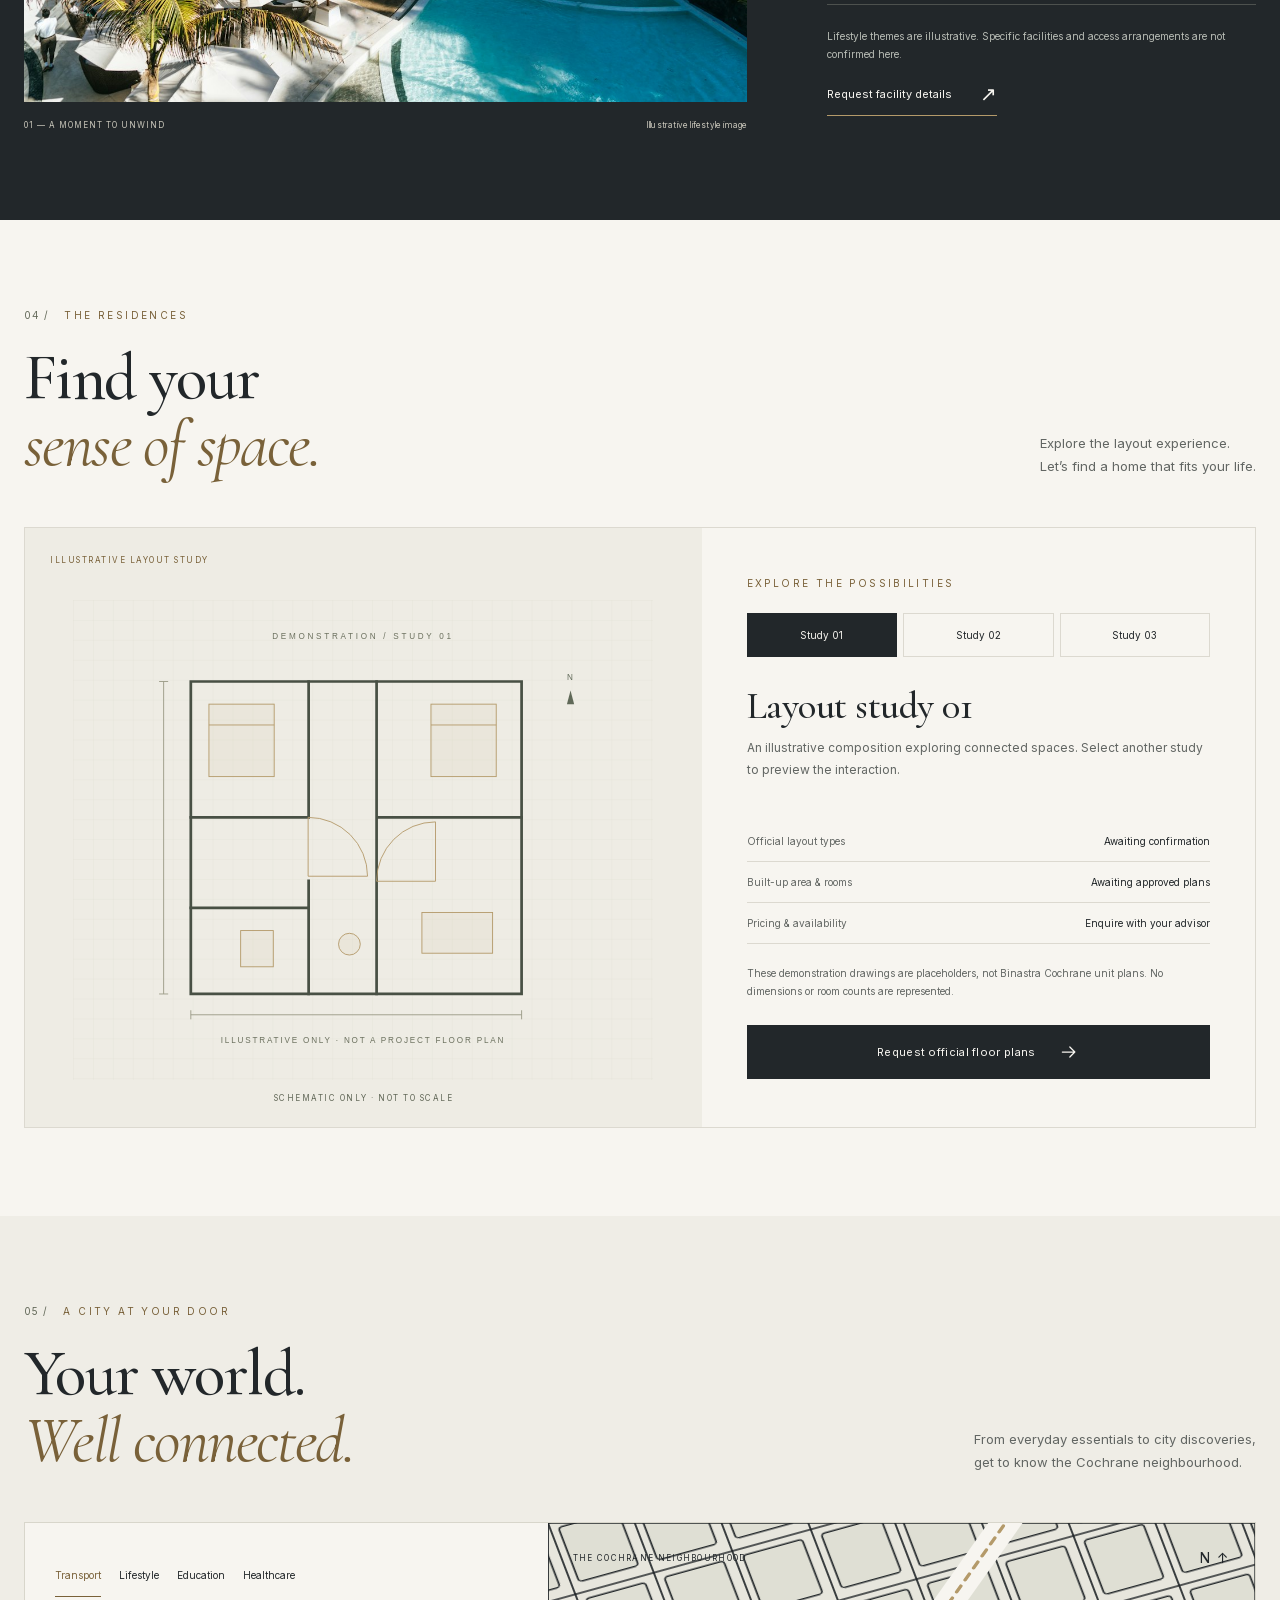
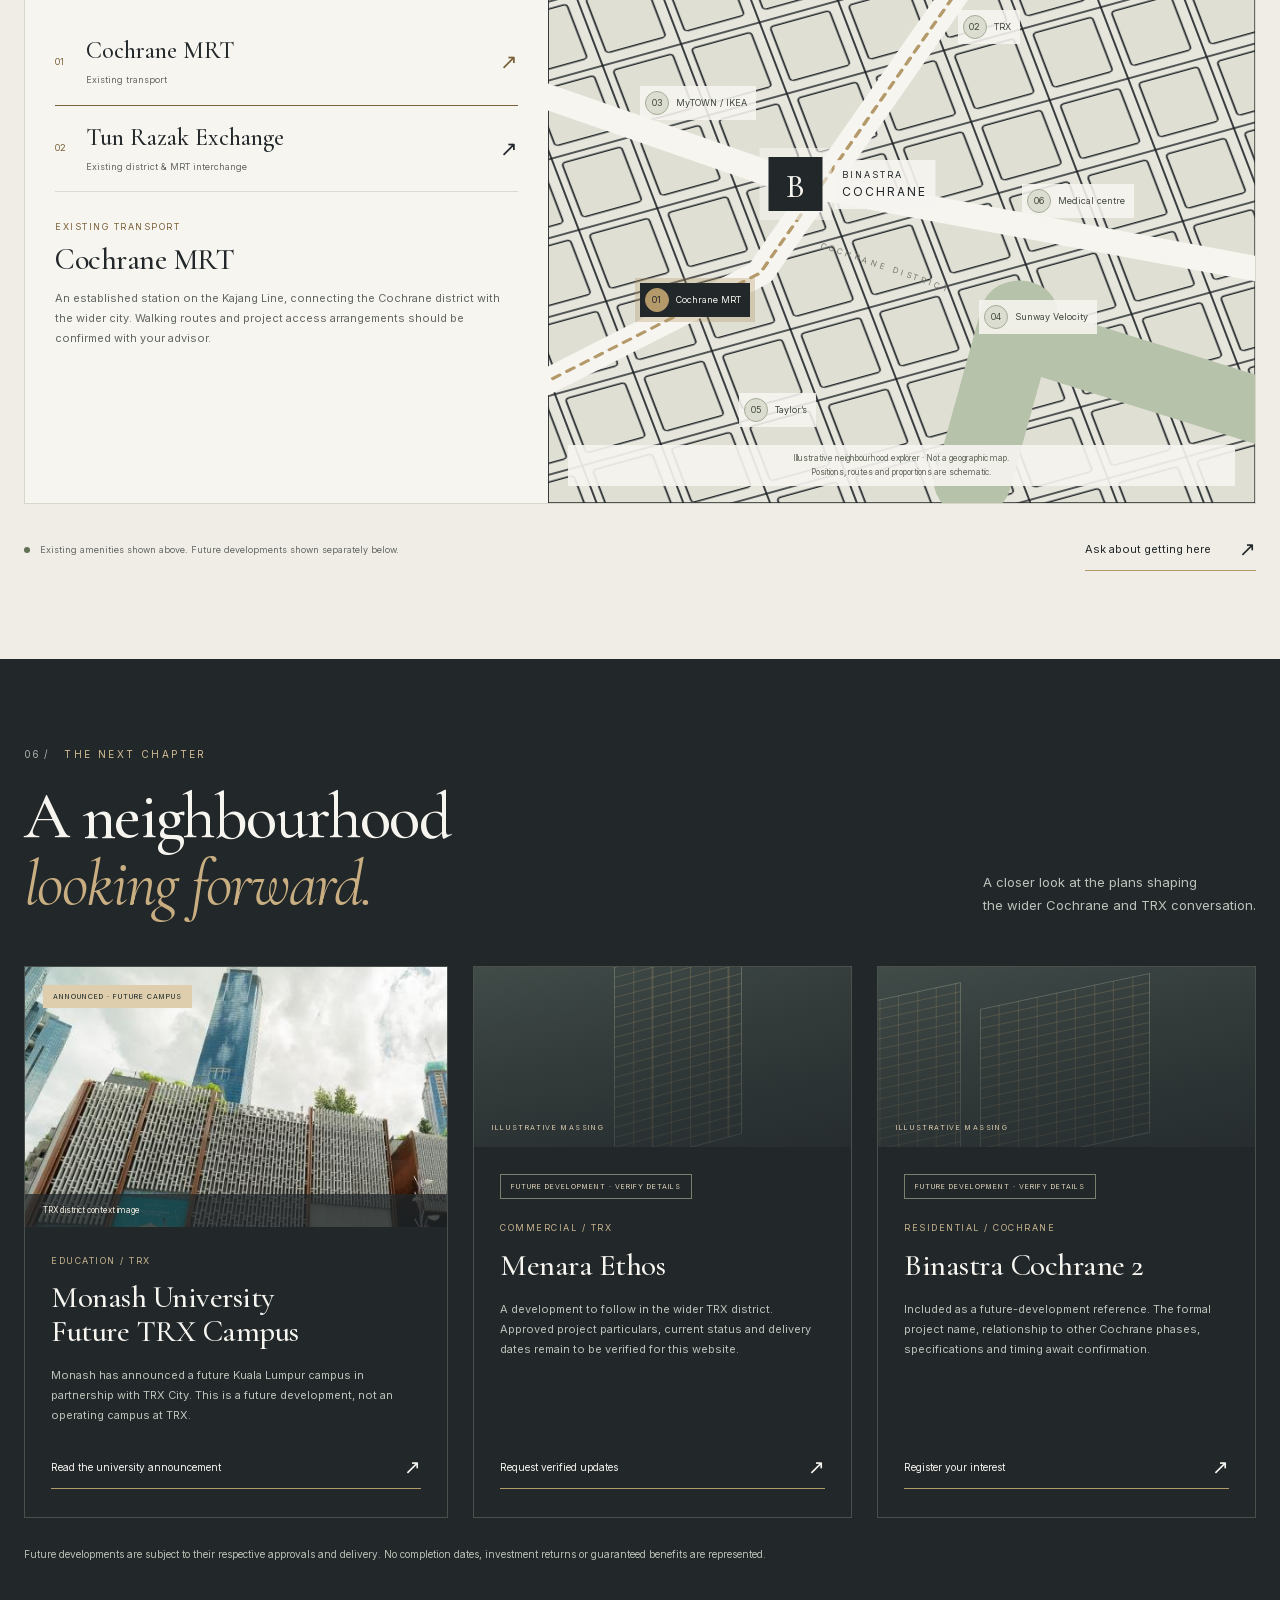
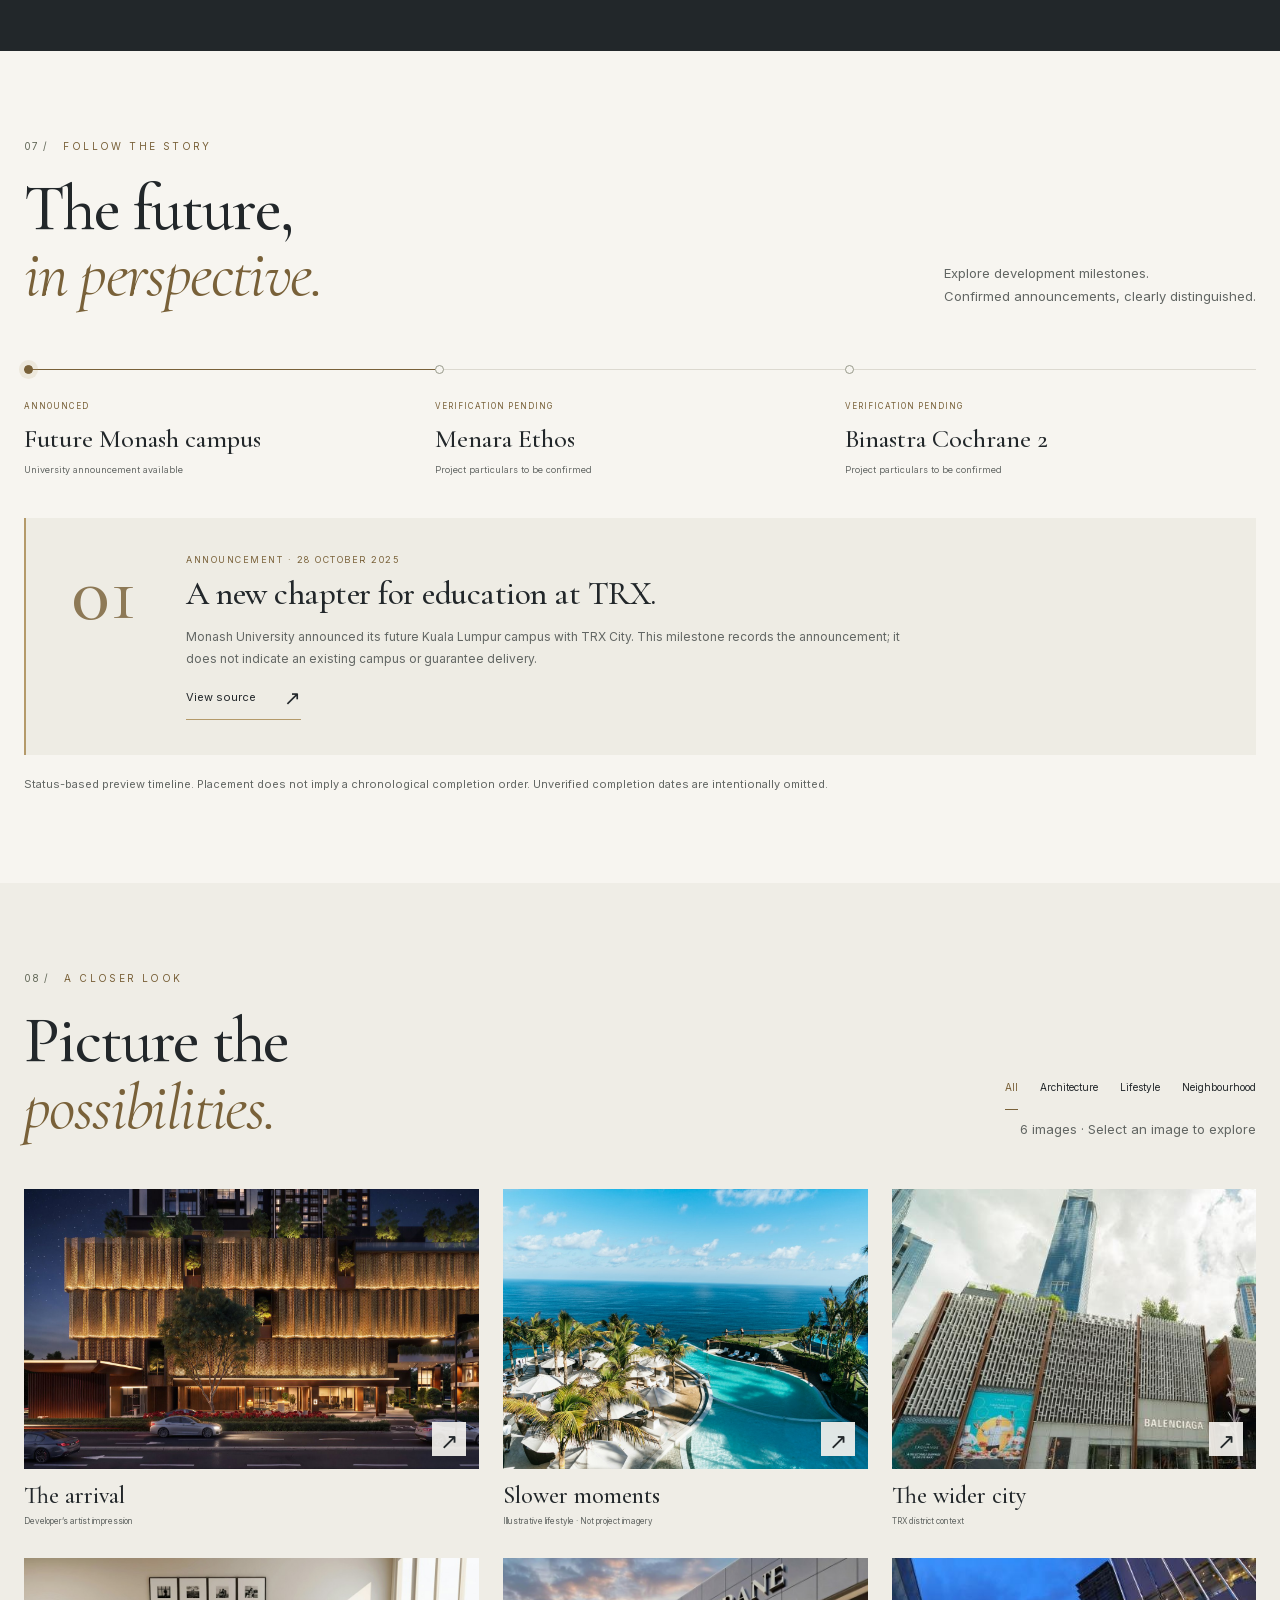
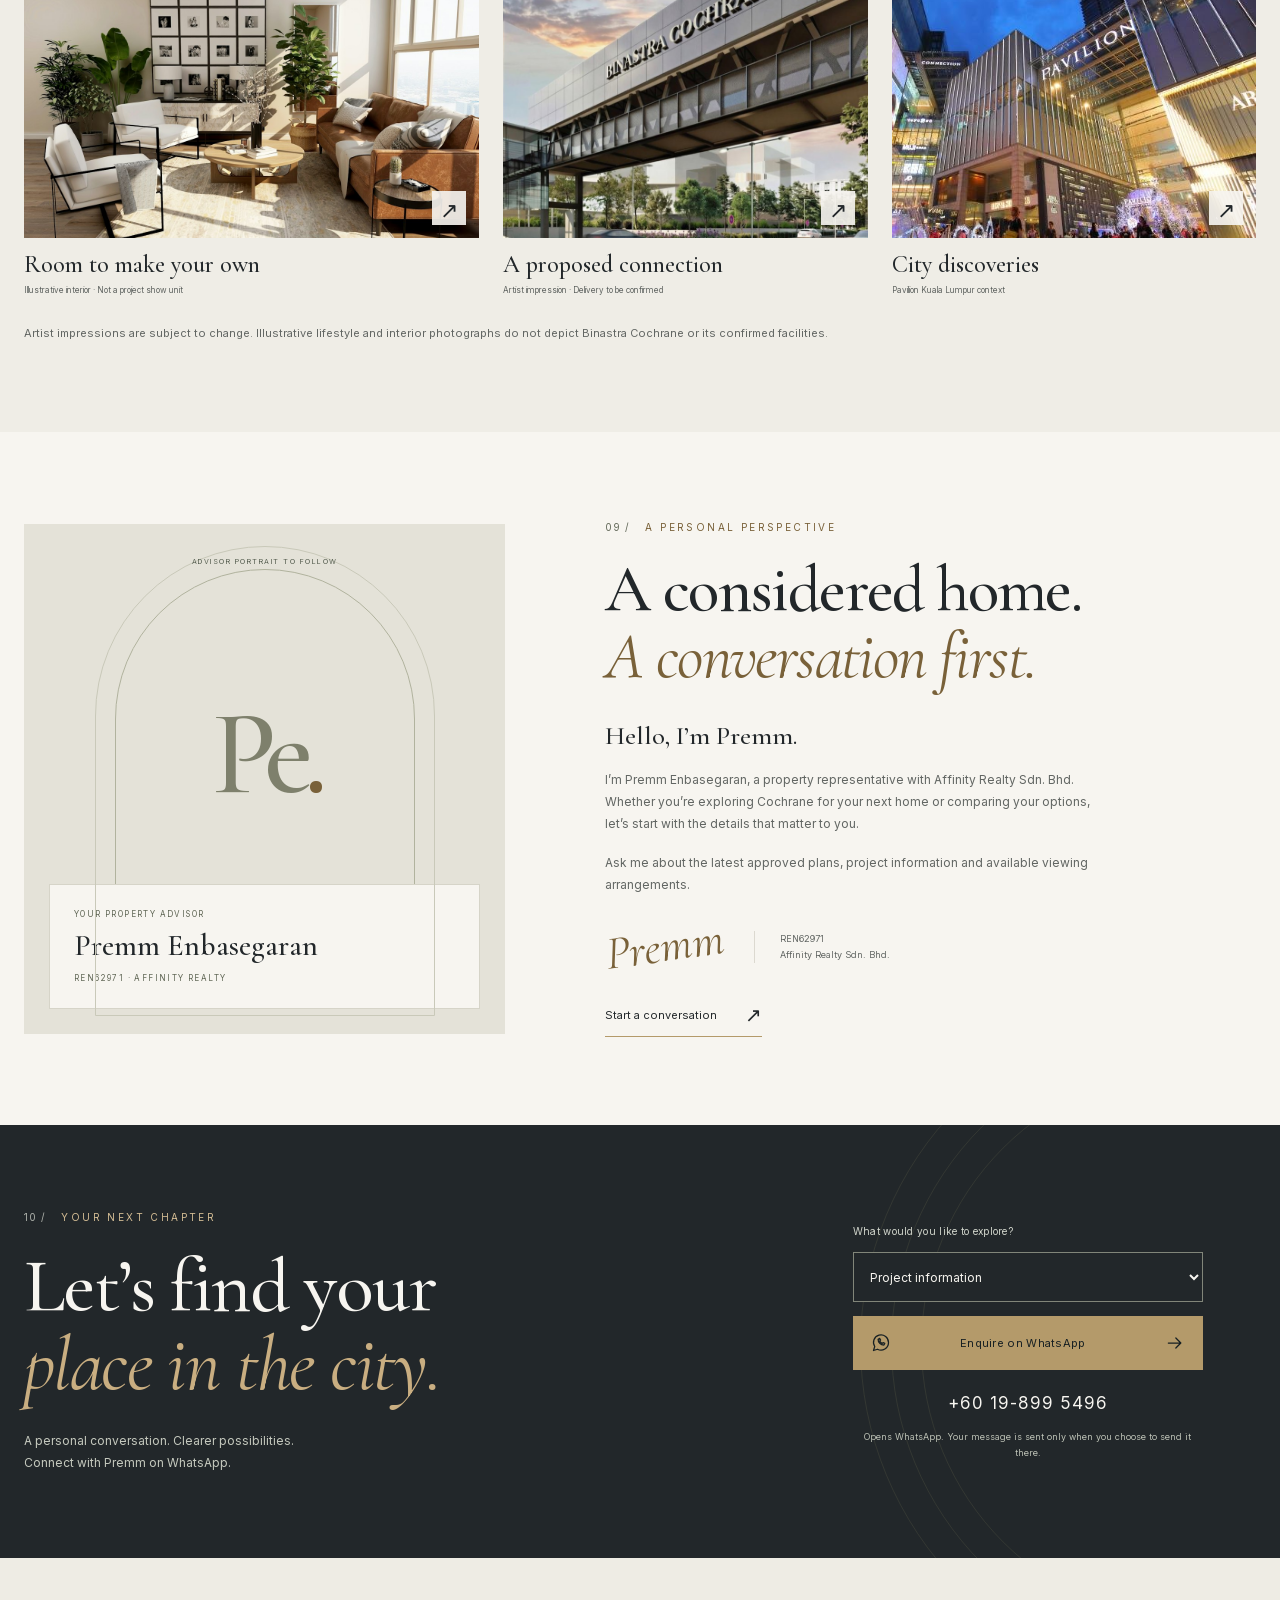
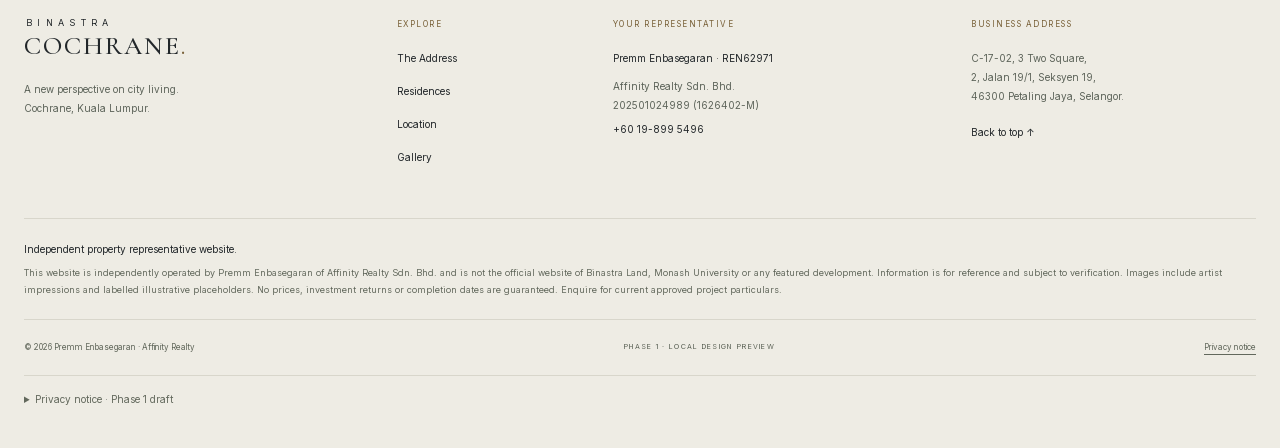
<file: binastra-cochrane/index.html>
`<!doctype html>
<html lang="en-MY">
<head>
  <meta charset="utf-8">
  <meta name="viewport" content="width=device-width, initial-scale=1">
  <meta name="theme-color" content="#22272A">
  <meta name="description" content="Discover Binastra Cochrane, Kuala Lumpur. Explore the neighbourhood, lifestyle and residential possibilities with Premm Enbasegaran of Affinity Realty. Independent property representative website.">
  <meta name="robots" content="noindex, nofollow">
  <title>Binastra Cochrane — A New Perspective on City Living</title>
  <link rel="icon" href="assets/favicon.svg" type="image/svg+xml">
  <link rel="preload" href="assets/fonts/cormorant-medium.woff2" as="font" type="font/woff2" crossorigin>
  <link rel="stylesheet" href="styles.css">
  <script src="script.js" defer></script>
</head>
<body>
  <a class="skip-link" href="#main">Skip to content</a>
  <svg class="icon-library" xmlns="http://www.w3.org/2000/svg" aria-hidden="true"><defs>
    <symbol id="icon-arrow" viewBox="0 0 24 24"><path d="M4 12h15m-6-6 6 6-6 6"/></symbol>
    <symbol id="icon-chat" viewBox="0 0 24 24"><path d="M21 11.5a9 9 0 0 1-13.2 8L3 21l1.5-4.8A9 9 0 1 1 21 11.5Z"/><path d="M8.5 7.5c0 4 3 7 7 7l1-2-2-1-1 1c-1.5-.7-2.3-1.5-3-3l1-1-1-2Z"/></symbol>
    <symbol id="icon-pin" viewBox="0 0 24 24"><path d="M19 10c0 5-7 11-7 11S5 15 5 10a7 7 0 1 1 14 0Z"/><circle cx="12" cy="10" r="2.5"/></symbol>
    <symbol id="icon-cross" viewBox="0 0 24 24"><path d="m6 6 12 12M18 6 6 18"/></symbol>
  </defs></svg>

  <header class="site-header" id="top">
    <div class="header-inner">
      <a class="wordmark" href="#home" aria-label="Binastra Cochrane home"><span>BINASTRA</span><strong>COCHRANE<span class="brand-dot">.</span></strong></a>
      <button class="menu-toggle" type="button" aria-expanded="false" aria-controls="primary-nav"><span class="menu-lines" aria-hidden="true"></span><span class="menu-text">Menu</span></button>
      <nav id="primary-nav" class="primary-nav" aria-label="Main navigation">
        <a href="#overview">The Address</a><a href="#facilities">Lifestyle</a><a href="#floor-plans">Residences</a><a href="#location">Location</a><a href="#future">What’s Next</a><a href="#gallery">Gallery</a>
        <a class="nav-enquire" href="#enquire">Enquire <span aria-hidden="true">↗</span></a>
      </nav>
    </div>
  </header>

  <main id="main">
    <section class="hero" id="home" aria-labelledby="hero-title">
      <picture class="hero-image"><source media="(max-width: 600px)" srcset="assets/images/architecture-mobile.jpg"><img src="assets/images/architecture.jpg" alt="Developer’s artist impression of the illuminated Binastra Cochrane arrival façade" width="1600" height="896" fetchpriority="high"></picture>
      <div class="hero-shade"></div>
      <div class="hero-content container">
        <p class="eyebrow light"><span class="small-line"></span> COCHRANE, KUALA LUMPUR</p>
        <h1 id="hero-title">A new perspective<br>on <em>city living.</em></h1>
        <p class="hero-description">A connected address. A considered lifestyle.<br>Your next chapter, in the heart of Kuala Lumpur.</p>
        <a class="button button-gold" data-wa="hero" href="https://wa.me/60198995496?text=Hi%20Premm%2C%20I%27d%20like%20to%20know%20more%20about%20Binastra%20Cochrane." target="_blank" rel="noopener noreferrer"><svg class="icon"><use href="#icon-chat"/></svg> Discover Binastra Cochrane <svg class="icon"><use href="#icon-arrow"/></svg></a>
        <p class="hero-representative">Presented independently by Premm · Affinity Realty</p>
      </div>
      <div class="hero-bottom container"><a class="scroll-link" href="#overview"><span class="scroll-stroke" aria-hidden="true"></span> SCROLL TO EXPLORE</a><span class="image-note">Developer’s artist impression · Subject to change</span><span class="hero-index" aria-hidden="true">01 <span>/</span> 12</span></div>
    </section>

    <div class="address-strip"><div class="container"><span><svg class="icon"><use href="#icon-pin"/></svg> COCHRANE · KUALA LUMPUR</span><span>A residence by Binastra Land</span><span>Independent property representative</span></div></div>

    <section class="section overview container" id="overview" aria-labelledby="overview-title">
      <div class="overview-copy"><p class="eyebrow"><span class="section-number">01 /</span> THE ADDRESS</p><h2 id="overview-title">Where the city<br>comes <em>together.</em></h2><p class="lead">An urban address with a world of possibilities around it.</p><p>Binastra Cochrane is a contemporary residential development by Binastra Land in Kuala Lumpur’s Cochrane district. City connections, established shopping destinations and everyday essentials shape the neighbourhood around you.</p><p>Discover a different rhythm of city living, with Cochrane MRT, MyTOWN and Sunway Velocity in the surrounding area.</p><a class="text-link" href="#location">Explore your neighbourhood <span aria-hidden="true">↗</span></a></div>
      <figure class="overview-visual"><img src="assets/images/link-bridge.jpg" alt="Developer’s artist impression of the proposed connection between Binastra Cochrane and MyTOWN" width="1100" height="619" loading="lazy" decoding="async"><div class="image-stamp" aria-hidden="true"><span>THE CITY.<br>WITHIN REACH.</span><span>BC / KL</span></div><figcaption>Proposed MyTOWN connection · Developer’s artist impression. Delivery and access arrangements subject to confirmation.</figcaption></figure>
      <p class="independent-note">This website is independently operated by a property representative from Affinity Realty. It is not the official website of Binastra Land.</p>
    </section>

    <section class="section highlights" id="highlights" aria-labelledby="highlights-title"><div class="container">
      <div class="section-heading"><div><p class="eyebrow"><span class="section-number">02 /</span> CONSIDERED CONNECTIONS</p><h2 id="highlights-title">The details make<br><em>the difference.</em></h2></div><p>A thoughtfully placed address.<br>A neighbourhood ready to explore.</p></div>
      <div class="highlight-grid">
        <article class="highlight"><span class="line-icon" aria-hidden="true">↗</span><span class="item-number">01</span><h3>A connected city</h3><p>Explore Cochrane MRT and the wider rail network, with connections towards TRX and Bukit Bintang.</p><span class="micro-label">ESTABLISHED TRANSPORT</span></article>
        <article class="highlight"><svg class="line-icon" viewBox="0 0 48 48" aria-hidden="true"><path d="M5 38h38M10 38V20h28v18M17 20V10h14v10M17 27h14M17 32h14"/></svg><span class="item-number">02</span><h3>Everyday, elevated</h3><p>Shopping, dining and daily essentials at MyTOWN, IKEA Cheras and Sunway Velocity in the surrounding district.</p><span class="micro-label">EXISTING DESTINATIONS</span></article>
        <article class="highlight"><svg class="line-icon" viewBox="0 0 48 48" aria-hidden="true"><path d="M24 39V20M24 29C6 29 8 10 8 10s20-2 16 19Zm0 4c-2-17 16-20 16-20s3 18-16 20Z"/></svg><span class="item-number">03</span><h3>A considered outlook</h3><p>The developer describes a focus on sustainable design and greener spaces. Detailed specifications await confirmation.</p><span class="micro-label">DEVELOPER’S DESIGN INTENT</span></article>
        <article class="highlight"><svg class="line-icon" viewBox="0 0 48 48" aria-hidden="true"><path d="M7 38h34M12 38V20h9v18m6 0V9h9v29M27 15h9M27 21h9M27 27h9"/></svg><span class="item-number">04</span><h3>A district in motion</h3><p>Explore the announced future Monash TRX campus and other developments being followed in the neighbourhood.</p><a class="micro-label" href="#future">EXPLORE FUTURE DEVELOPMENTS ↗</a></article>
      </div>
    </div></section>

    <section class="section facilities dark-section" id="facilities" aria-labelledby="facilities-title"><div class="container">
      <div class="section-heading"><div><p class="eyebrow light"><span class="section-number">03 /</span> THE ART OF EVERYDAY</p><h2 id="facilities-title">Make room<br>for <em>slower moments.</em></h2></div><p>A little distance from the pace of the city.<br>A little more time for yourself.</p></div>
      <div class="facilities-layout"><figure class="facility-main"><img src="assets/images/pool-illustrative.jpg" alt="Illustrative resort pool surrounded by greenery; not a Binastra Cochrane facility" width="1400" height="933" loading="lazy" decoding="async"><figcaption><span>01 — A MOMENT TO UNWIND</span><span>Illustrative lifestyle image</span></figcaption></figure><div class="facility-editorial"><span class="outlined-word" aria-hidden="true">Breathe.</span><h3>A more balanced<br>kind of everyday.</h3><p>The developer describes lifestyle facilities for recreation, wellness and relaxation. The approved facility schedule and project imagery will complete this story.</p><div class="facility-list"><div><span>01</span><p>Recreation &amp; connection</p></div><div><span>02</span><p>Wellness &amp; wellbeing</p></div><div><span>03</span><p>Rest &amp; relaxation</p></div></div><p class="small-note">Lifestyle themes are illustrative. Specific facilities and access arrangements are not confirmed here.</p><a class="text-link light" data-wa="facilities" href="https://wa.me/60198995496?text=Hi%20Premm%2C%20please%20share%20the%20confirmed%20facilities%20for%20Binastra%20Cochrane." target="_blank" rel="noopener noreferrer">Request facility details <span aria-hidden="true">↗</span></a></div></div>
    </div></section>

    <section class="section residences container" id="floor-plans" aria-labelledby="plans-title">
      <div class="section-heading"><div><p class="eyebrow"><span class="section-number">04 /</span> THE RESIDENCES</p><h2 id="plans-title">Find your<br><em>sense of space.</em></h2></div><p>Explore the layout experience.<br>Let’s find a home that fits your life.</p></div>
      <div class="plans-layout"><div class="plan-image"><span class="plan-badge">ILLUSTRATIVE LAYOUT STUDY</span><img id="plan-image" src="assets/images/layout-01.svg" alt="Demonstration layout study 01; illustrative linework, not an approved project floor plan" width="640" height="530" loading="lazy"><span class="plan-drawing-note">SCHEMATIC ONLY · NOT TO SCALE</span></div><div class="plan-details"><p class="eyebrow">EXPLORE THE POSSIBILITIES</p><div class="segmented js-control" role="group" aria-label="Select an illustrative layout study"><button type="button" data-plan="study-01" aria-pressed="true">Study 01</button><button type="button" data-plan="study-02" aria-pressed="false">Study 02</button><button type="button" data-plan="study-03" aria-pressed="false">Study 03</button></div><div id="plan-summary" aria-live="polite" aria-atomic="true"><h3 id="plan-title">Layout study 01</h3><p id="plan-description">An illustrative composition exploring connected spaces. Select another study to preview the interaction.</p></div><dl class="plan-specs"><div><dt>Official layout types</dt><dd>Awaiting confirmation</dd></div><div><dt>Built-up area &amp; rooms</dt><dd>Awaiting approved plans</dd></div><div><dt>Pricing &amp; availability</dt><dd>Enquire with your advisor</dd></div></dl><p class="small-note">These demonstration drawings are placeholders, not Binastra Cochrane unit plans. No dimensions or room counts are represented.</p><a id="plan-enquiry" class="button button-dark" data-wa="floor-plans" href="https://wa.me/60198995496?text=Hi%20Premm%2C%20please%20share%20the%20approved%20Binastra%20Cochrane%20floor%20plans." target="_blank" rel="noopener noreferrer">Request official floor plans <svg class="icon"><use href="#icon-arrow"/></svg></a><noscript><p class="small-note">Layout selection requires JavaScript. Contact your advisor for approved floor plans.</p></noscript></div></div>
    </section>

    <section class="section location-section" id="location" aria-labelledby="location-title"><div class="container">
      <div class="section-heading"><div><p class="eyebrow"><span class="section-number">05 /</span> A CITY AT YOUR DOOR</p><h2 id="location-title">Your world.<br><em>Well connected.</em></h2></div><p>From everyday essentials to city discoveries,<br>get to know the Cochrane neighbourhood.</p></div>
      <div class="location-layout"><div class="location-explorer"><div class="filter-row js-control" role="group" aria-label="Filter location destinations"><button type="button" data-location-filter="transport" aria-pressed="true">Transport</button><button type="button" data-location-filter="lifestyle" aria-pressed="false">Lifestyle</button><button type="button" data-location-filter="education" aria-pressed="false">Education</button><button type="button" data-location-filter="healthcare" aria-pressed="false">Healthcare</button></div><div class="destination-list" role="group" aria-label="Nearby destinations"><button type="button" data-destination="cochrane" aria-pressed="true"><span>01</span><span>Cochrane MRT<small>Existing transport</small></span><span aria-hidden="true">↗</span></button><button type="button" data-destination="trx" aria-pressed="false"><span>02</span><span>Tun Razak Exchange<small>Existing district &amp; MRT interchange</small></span><span aria-hidden="true">↗</span></button><button type="button" data-destination="mytown" aria-pressed="false"><span>03</span><span>MyTOWN &amp; IKEA Cheras<small>Existing retail destinations</small></span><span aria-hidden="true">↗</span></button><button type="button" data-destination="velocity" aria-pressed="false"><span>04</span><span>Sunway Velocity Mall<small>Existing retail destination</small></span><span aria-hidden="true">↗</span></button><button type="button" data-destination="taylors" aria-pressed="false"><span>05</span><span>Taylor’s International School KL<small>Existing school</small></span><span aria-hidden="true">↗</span></button><button type="button" data-destination="medical" aria-pressed="false"><span>06</span><span>Sunway Medical Centre Velocity<small>Existing healthcare</small></span><span aria-hidden="true">↗</span></button></div><div class="destination-detail" aria-live="polite" aria-atomic="true"><p class="micro-label" id="destination-status">EXISTING TRANSPORT</p><h3 id="destination-title">Cochrane MRT</h3><p id="destination-description">An established station on the Kajang Line, connecting the Cochrane district with the wider city. Walking routes and project access arrangements should be confirmed with your advisor.</p></div><noscript><p>All listed destinations are existing amenities. The future Monash TRX campus appears separately below.</p></noscript></div>
      <div class="map-panel"><div class="map-topline"><span>THE COCHRANE NEIGHBOURHOOD</span><span aria-hidden="true">N ↑</span></div><svg class="map-roads" viewBox="0 0 600 580" preserveAspectRatio="none" aria-hidden="true"><defs><pattern id="map-grid" width="70" height="75" patternUnits="userSpaceOnUse" patternTransform="rotate(-18)"><rect width="70" height="75" fill="#e7e6dd"/><rect x="7" y="7" width="53" height="57" rx="3" fill="#dfdfd4"/></pattern></defs><rect width="600" height="580" fill="url(#map-grid)"/><path d="M-20 470 180 350 340 80 400-20M-10 170 210 260 620 350" fill="none" stroke="#f7f5f0" stroke-width="25"/><path d="M-20 470 180 350 340 80 400-20" fill="none" stroke="#b49a6a" stroke-width="3" stroke-dasharray="7 7"/><path d="m420 420 190 70M400 390l-40 170" stroke="#b7c2ab" stroke-width="65"/></svg><span class="map-road-label" aria-hidden="true">COCHRANE DISTRICT</span><div class="map-home"><span class="home-point" aria-hidden="true">B</span><span>BINASTRA<br><strong>COCHRANE</strong></span></div><span class="map-marker is-active" data-map="cochrane"><span>01</span> Cochrane MRT</span><span class="map-marker" data-map="trx"><span>02</span> TRX</span><span class="map-marker" data-map="mytown"><span>03</span> MyTOWN / IKEA</span><span class="map-marker" data-map="velocity"><span>04</span> Sunway Velocity</span><span class="map-marker" data-map="taylors"><span>05</span> Taylor’s</span><span class="map-marker" data-map="medical"><span>06</span> Medical centre</span><p class="map-disclaimer">Illustrative neighbourhood explorer · Not a geographic map.<br>Positions, routes and proportions are schematic.</p></div></div>
      <div class="location-bottom"><p><span class="status-dot"></span> Existing amenities shown above. Future developments shown separately below.</p><a class="text-link" data-wa="location" href="https://wa.me/60198995496?text=Hi%20Premm%2C%20could%20you%20share%20the%20verified%20Binastra%20Cochrane%20location%20and%20access%20details%3F" target="_blank" rel="noopener noreferrer">Ask about getting here <span aria-hidden="true">↗</span></a></div>
    </div></section>

    <section class="section future dark-section" id="future" aria-labelledby="future-title"><div class="container">
      <div class="section-heading"><div><p class="eyebrow light"><span class="section-number">06 /</span> THE NEXT CHAPTER</p><h2 id="future-title">A neighbourhood<br><em>looking forward.</em></h2></div><p>A closer look at the plans shaping<br>the wider Cochrane and TRX conversation.</p></div>
      <div class="future-grid"><article class="future-card future-card-featured"><div class="future-photo"><img src="assets/images/trx.jpg" alt="TRX district context photograph; not a photograph of the future Monash campus" width="475" height="490" loading="lazy" decoding="async"><span class="status-badge">ANNOUNCED · FUTURE CAMPUS</span><span class="future-image-note">TRX district context image</span></div><div class="future-card-body"><p class="micro-label">EDUCATION / TRX</p><h3>Monash University<br>Future TRX Campus</h3><p>Monash has announced a future Kuala Lumpur campus in partnership with TRX City. This is a future development, not an operating campus at TRX.</p><a class="text-link light" href="https://www.monash.edu/news/articles/monash-universitys-future-campus-in-malaysia4" target="_blank" rel="noopener noreferrer">Read the university announcement <span aria-hidden="true">↗</span></a></div></article><article class="future-card"><div class="architectural-placeholder ethos" aria-hidden="true"><span class="architectural-lines"></span><span class="placeholder-caption">ILLUSTRATIVE MASSING</span></div><div class="future-card-body"><span class="status-badge muted">FUTURE DEVELOPMENT · VERIFY DETAILS</span><p class="micro-label">COMMERCIAL / TRX</p><h3>Menara Ethos</h3><p>A development to follow in the wider TRX district. Approved project particulars, current status and delivery dates remain to be verified for this website.</p><a class="text-link light" data-wa="ethos" href="https://wa.me/60198995496?text=Hi%20Premm%2C%20please%20share%20verified%20updates%20on%20Menara%20Ethos." target="_blank" rel="noopener noreferrer">Request verified updates <span aria-hidden="true">↗</span></a></div></article><article class="future-card"><div class="architectural-placeholder cochrane-two" aria-hidden="true"><span class="architectural-lines"></span><span class="placeholder-caption">ILLUSTRATIVE MASSING</span></div><div class="future-card-body"><span class="status-badge muted">FUTURE DEVELOPMENT · VERIFY DETAILS</span><p class="micro-label">RESIDENTIAL / COCHRANE</p><h3>Binastra Cochrane 2</h3><p>Included as a future-development reference. The formal project name, relationship to other Cochrane phases, specifications and timing await confirmation.</p><a class="text-link light" data-wa="cochrane-two" href="https://wa.me/60198995496?text=Hi%20Premm%2C%20please%20share%20verified%20details%20on%20Binastra%20Cochrane%202." target="_blank" rel="noopener noreferrer">Register your interest <span aria-hidden="true">↗</span></a></div></article></div>
      <p class="future-disclaimer">Future developments are subject to their respective approvals and delivery. No completion dates, investment returns or guaranteed benefits are represented.</p>
    </div></section>

    <section class="section timeline-section container" id="timeline" aria-labelledby="timeline-title"><div class="section-heading"><div><p class="eyebrow"><span class="section-number">07 /</span> FOLLOW THE STORY</p><h2 id="timeline-title">The future,<br><em>in perspective.</em></h2></div><p>Explore development milestones.<br>Confirmed announcements, clearly distinguished.</p></div>
      <div class="timeline-track js-control" role="group" aria-label="Explore future-development milestones"><button type="button" data-milestone="monash" aria-pressed="true"><span class="timeline-dot"></span><span class="micro-label">ANNOUNCED</span><strong>Future Monash campus</strong><span>University announcement available</span></button><button type="button" data-milestone="ethos" aria-pressed="false"><span class="timeline-dot"></span><span class="micro-label">VERIFICATION PENDING</span><strong>Menara Ethos</strong><span>Project particulars to be confirmed</span></button><button type="button" data-milestone="cochrane-two" aria-pressed="false"><span class="timeline-dot"></span><span class="micro-label">VERIFICATION PENDING</span><strong>Binastra Cochrane 2</strong><span>Project particulars to be confirmed</span></button></div><div class="timeline-detail" aria-live="polite" aria-atomic="true"><span class="timeline-detail-index" id="milestone-index" aria-hidden="true">01</span><div><p class="micro-label" id="milestone-status">ANNOUNCEMENT · 28 OCTOBER 2025</p><h3 id="milestone-title">A new chapter for education at TRX.</h3><p id="milestone-description">Monash University announced its future Kuala Lumpur campus with TRX City. This milestone records the announcement; it does not indicate an existing campus or guarantee delivery.</p><a id="milestone-source" class="text-link" href="https://www.monash.edu/news/articles/monash-universitys-future-campus-in-malaysia4" target="_blank" rel="noopener noreferrer">View source <span aria-hidden="true">↗</span></a></div></div><p class="small-note">Status-based preview timeline. Placement does not imply a chronological completion order. Unverified completion dates are intentionally omitted.</p><noscript><p>See the future-development cards above for all three development summaries. Interactive milestone selection requires JavaScript.</p></noscript>
    </section>

    <section class="section gallery-section" id="gallery" aria-labelledby="gallery-title"><div class="container"><div class="section-heading"><div><p class="eyebrow"><span class="section-number">08 /</span> A CLOSER LOOK</p><h2 id="gallery-title">Picture the<br><em>possibilities.</em></h2></div><div><div class="filter-row gallery-filters js-control" role="group" aria-label="Filter property gallery"><button type="button" data-gallery-filter="all" aria-pressed="true">All</button><button type="button" data-gallery-filter="architecture" aria-pressed="false">Architecture</button><button type="button" data-gallery-filter="lifestyle" aria-pressed="false">Lifestyle</button><button type="button" data-gallery-filter="neighbourhood" aria-pressed="false">Neighbourhood</button></div><p class="gallery-count small-note" id="gallery-count" aria-live="polite">6 images · Select an image to explore</p></div></div>
      <div class="gallery-grid">
        <figure class="gallery-item" data-gallery-category="architecture"><a href="assets/images/architecture.jpg" data-gallery-id="arrival"><img src="assets/images/architecture.jpg" alt="Illuminated Binastra Cochrane façade, developer’s artist impression" width="1600" height="896" loading="lazy" decoding="async"><span class="gallery-expand" aria-hidden="true">↗</span></a><figcaption><span>The arrival</span><small>Developer’s artist impression</small></figcaption></figure>
        <figure class="gallery-item" data-gallery-category="lifestyle"><a href="assets/images/pool-illustrative.jpg" data-gallery-id="pool"><img src="assets/images/pool-illustrative.jpg" alt="Illustrative pool and greenery; not a project facility" width="1400" height="933" loading="lazy" decoding="async"><span class="gallery-expand" aria-hidden="true">↗</span></a><figcaption><span>Slower moments</span><small>Illustrative lifestyle · Not project imagery</small></figcaption></figure>
        <figure class="gallery-item" data-gallery-category="neighbourhood"><a href="assets/images/trx.jpg" data-gallery-id="trx"><img src="assets/images/trx.jpg" alt="TRX neighbourhood context photograph" width="475" height="490" loading="lazy" decoding="async"><span class="gallery-expand" aria-hidden="true">↗</span></a><figcaption><span>The wider city</span><small>TRX district context</small></figcaption></figure>
        <figure class="gallery-item" data-gallery-category="lifestyle"><a href="assets/images/interior-illustrative.jpg" data-gallery-id="interior"><img src="assets/images/interior-illustrative.jpg" alt="Illustrative contemporary living room; not a project show unit" width="1200" height="800" loading="lazy" decoding="async"><span class="gallery-expand" aria-hidden="true">↗</span></a><figcaption><span>Room to make your own</span><small>Illustrative interior · Not a project show unit</small></figcaption></figure>
        <figure class="gallery-item" data-gallery-category="architecture"><a href="assets/images/link-bridge.jpg" data-gallery-id="bridge"><img src="assets/images/link-bridge.jpg" alt="Proposed MyTOWN connection, developer’s artist impression" width="1100" height="619" loading="lazy" decoding="async"><span class="gallery-expand" aria-hidden="true">↗</span></a><figcaption><span>A proposed connection</span><small>Artist impression · Delivery to be confirmed</small></figcaption></figure>
        <figure class="gallery-item" data-gallery-category="neighbourhood"><a href="assets/images/pavilion.jpg" data-gallery-id="pavilion"><img src="assets/images/pavilion.jpg" alt="Pavilion Kuala Lumpur retail destination context photograph" width="475" height="490" loading="lazy" decoding="async"><span class="gallery-expand" aria-hidden="true">↗</span></a><figcaption><span>City discoveries</span><small>Pavilion Kuala Lumpur context</small></figcaption></figure>
      </div><p class="small-note">Artist impressions are subject to change. Illustrative lifestyle and interior photographs do not depict Binastra Cochrane or its confirmed facilities.</p>
    </div></section>

    <section class="section advisor container" id="advisor" aria-labelledby="advisor-title"><div class="advisor-portrait"><div class="portrait-monogram" aria-hidden="true">Pe<span>.</span></div><span class="portrait-label">ADVISOR PORTRAIT TO FOLLOW</span><div class="advisor-credential"><span>YOUR PROPERTY ADVISOR</span><strong>Premm Enbasegaran</strong><span>REN62971 · AFFINITY REALTY</span></div></div><div class="advisor-copy"><p class="eyebrow"><span class="section-number">09 /</span> A PERSONAL PERSPECTIVE</p><h2 id="advisor-title">A considered home.<br><em>A conversation first.</em></h2><p class="lead">Hello, I’m Premm.</p><p>I’m Premm Enbasegaran, a property representative with Affinity Realty Sdn. Bhd. Whether you’re exploring Cochrane for your next home or comparing your options, let’s start with the details that matter to you.</p><p>Ask me about the latest approved plans, project information and available viewing arrangements.</p><div class="advisor-signature"><span>Premm</span><span>REN62971<br>Affinity Realty Sdn. Bhd.</span></div><a class="text-link" data-wa="advisor" href="https://wa.me/60198995496?text=Hi%20Premm%2C%20I%27d%20like%20your%20guidance%20on%20Binastra%20Cochrane." target="_blank" rel="noopener noreferrer">Start a conversation <span aria-hidden="true">↗</span></a></div></section>

    <section class="enquiry dark-section" id="enquire" aria-labelledby="enquiry-title"><div class="container enquiry-inner"><div><p class="eyebrow light"><span class="section-number">10 /</span> YOUR NEXT CHAPTER</p><h2 id="enquiry-title">Let’s find your<br><em>place in the city.</em></h2><p>A personal conversation. Clearer possibilities.<br>Connect with Premm on WhatsApp.</p></div><div class="enquiry-action"><label for="enquiry-interest">What would you like to explore?</label><select id="enquiry-interest"><option value="overview">Project information</option><option value="plans">Approved floor plans</option><option value="viewing">Viewing arrangements</option><option value="future">Future-development updates</option></select><a id="enquiry-link" class="button button-gold" data-wa="enquiry" href="https://wa.me/60198995496?text=Hi%20Premm%2C%20I%27d%20like%20more%20information%20about%20Binastra%20Cochrane." target="_blank" rel="noopener noreferrer"><svg class="icon"><use href="#icon-chat"/></svg> Enquire on WhatsApp <svg class="icon"><use href="#icon-arrow"/></svg></a><a class="enquiry-phone" href="tel:+60198995496">+60 19-899 5496</a><p class="small-note">Opens WhatsApp. Your message is sent only when you choose to send it there.</p></div></div><div class="enquiry-orbit" aria-hidden="true"></div></section>
  </main>

  <footer class="site-footer"><div class="container"><div class="footer-main"><div><a class="wordmark footer-wordmark" href="#home"><span>BINASTRA</span><strong>COCHRANE<span class="brand-dot">.</span></strong></a><p>A new perspective on city living.<br>Cochrane, Kuala Lumpur.</p></div><div><p class="micro-label">EXPLORE</p><a href="#overview">The Address</a><a href="#floor-plans">Residences</a><a href="#location">Location</a><a href="#gallery">Gallery</a></div><div><p class="micro-label">YOUR REPRESENTATIVE</p><strong>Premm Enbasegaran · REN62971</strong><p>Affinity Realty Sdn. Bhd.<br>202501024989 (1626402-M)</p><a href="tel:+60198995496">+60 19-899 5496</a></div><div><p class="micro-label">BUSINESS ADDRESS</p><address>C-17-02, 3 Two Square,<br>2, Jalan 19/1, Seksyen 19,<br>46300 Petaling Jaya, Selangor.</address><a class="back-to-top" href="#home">Back to top ↑</a></div></div><div class="footer-disclaimer"><strong>Independent property representative website.</strong><p>This website is independently operated by Premm Enbasegaran of Affinity Realty Sdn. Bhd. and is not the official website of Binastra Land, Monash University or any featured development. Information is for reference and subject to verification. Images include artist impressions and labelled illustrative placeholders. No prices, investment returns or completion dates are guaranteed. Enquire for current approved project particulars.</p></div><div class="footer-bottom"><span>© <span id="copyright-year">2026</span> Premm Enbasegaran · Affinity Realty</span><span class="preview-label">PHASE 1 · LOCAL DESIGN PREVIEW</span><a href="#privacy">Privacy notice</a></div><details id="privacy" class="privacy-notice"><summary>Privacy notice · Phase 1 draft</summary><p>This local prototype does not collect enquiry submissions or use cookies, browser storage, analytics scripts or advertising tags. Interaction events are held temporarily in this page’s memory for testing and are not transmitted by this website.</p><p>WhatsApp enquiry links open an external service with your selected enquiry topic. No message is sent until you send it in WhatsApp. External services, including WhatsApp and linked reference websites, have their own privacy practices. Local preview server access logs may include technical request information.</p><p>For questions about enquiries, contact Premm Enbasegaran at +60 19-899 5496. A final business-approved privacy policy and any required consent controls must be prepared before production tracking or other data collection is introduced.</p></details></div></footer>

  <aside aria-label="Quick WhatsApp enquiry"><a class="mobile-whatsapp" data-wa="mobile" href="https://wa.me/60198995496?text=Hi%20Premm%2C%20I%27d%20like%20to%20enquire%20about%20Binastra%20Cochrane." target="_blank" rel="noopener noreferrer"><svg class="icon"><use href="#icon-chat"/></svg><span>Enquire with Premm<small>BINASTRA COCHRANE</small></span><svg class="icon"><use href="#icon-arrow"/></svg></a></aside>

  <dialog id="gallery-dialog" class="gallery-dialog" aria-labelledby="viewer-title"><div class="viewer-toolbar"><p class="micro-label" id="viewer-counter"></p><button class="icon-button" type="button" id="viewer-close" aria-label="Close image viewer"><svg class="icon"><use href="#icon-cross"/></svg></button></div><div class="viewer-stage"><button class="icon-button" type="button" id="viewer-prev" aria-label="Previous gallery image">←</button><img id="viewer-image" alt="" width="1400" height="900"><button class="icon-button" type="button" id="viewer-next" aria-label="Next gallery image">→</button></div><div class="viewer-caption"><h2 id="viewer-title"></h2><p id="viewer-note"></p></div></dialog>
</body>
</html>
</file>
<file: styles.css>
@font-face{font-family:Cormorant;src:url('assets/fonts/cormorant-medium.woff2') format('woff2');font-weight:500;font-display:swap}@font-face{font-family:Cormorant;src:url('assets/fonts/cormorant-italic.woff2') format('woff2');font-style:italic;font-display:swap}@font-face{font-family:Inter;src:url('assets/fonts/inter-regular.woff2') format('woff2');font-display:swap}
:root{--ink:#12282c;--gold:#dfb94f;--gold-dark:#96751d;--cream:#f7f4ec;--sand:#eee7da;--white:#fff;--green:#32d879;--text:#26383a;--muted:#687779;--line:#d9d2c6;--serif:Cormorant,Georgia,serif;--sans:Inter,Arial,sans-serif}*{box-sizing:border-box}html{scroll-behavior:smooth;scroll-padding-top:96px}body{margin:0;background:var(--cream);color:var(--text);font:14px/1.7 var(--sans);-webkit-font-smoothing:antialiased}body.modal-open{overflow:hidden}[hidden]{display:none!important}img{display:block;max-width:100%;height:auto}a{color:inherit;text-decoration:none}button,select{font:inherit}button,a,select,summary{touch-action:manipulation}button{cursor:pointer;color:inherit}button:focus-visible,a:focus-visible,select:focus-visible,summary:focus-visible{outline:3px solid var(--gold);outline-offset:4px}h1,h2,h3,p,figure{margin:0}h1,h2,h3{font-family:var(--serif);font-weight:500;line-height:1.05}h2{font-size:clamp(42px,5vw,66px)}h3{font-size:29px}.container{width:min(1180px,calc(100% - 48px));margin:auto}.section{padding:95px 0}.icon{width:20px;height:20px;fill:none;stroke:currentColor;stroke-width:1.6;stroke-linecap:round;stroke-linejoin:round}.icon-library{position:absolute;width:0;height:0;overflow:hidden}.skip-link{position:fixed;top:-80px;left:16px;background:#fff;padding:12px 18px;z-index:100}.skip-link:focus{top:14px}.js-control{display:none}.has-js .js-control{display:flex}.btn{display:inline-flex;align-items:center;justify-content:center;gap:12px;min-height:54px;padding:15px 30px;border-radius:999px;font-size:12px;font-weight:700;letter-spacing:1.1px;border:1px solid transparent;transition:.2s transform,.2s background}.btn:hover{transform:translateY(-2px)}.btn-gold{background:linear-gradient(135deg,#efc84c,#d7a929);color:#132426;box-shadow:0 12px 28px #1a221d2b}.btn-green{background:var(--green);color:#092319;box-shadow:0 10px 24px #25bd6550}.btn-outline{border-color:var(--gold-dark);color:var(--ink);background:transparent}.section-title{text-align:center;max-width:750px;margin:0 auto 52px}.section-title>span,.section-label{display:block;font-size:10px;letter-spacing:3px;color:var(--gold-dark);font-weight:700;margin-bottom:12px}.section-title h2{color:var(--ink)}.section-title p{color:var(--muted);margin:16px auto 0;max-width:620px}.section-title.inverse h2,.section-title.inverse p{color:#fff}.section-title.inverse>span{color:#f3ca58}
.site-header{position:absolute;top:0;left:0;right:0;z-index:20;color:#fff}.credential-bar{height:34px;background:#0c1516;text-align:center;padding:6px 20px;font-size:12px}.credential-bar span{color:#819092;margin:0 9px}.nav-wrap{width:min(1180px,calc(100% - 48px));height:84px;margin:auto;display:flex;align-items:center;gap:34px}.wordmark{display:flex;flex-direction:column;line-height:1;color:#fff;min-width:130px}.wordmark span{font-size:8px;letter-spacing:5px;margin-bottom:6px}.wordmark strong{font:500 24px/1 var(--serif);letter-spacing:1.5px}.primary-nav{display:flex;align-items:center;justify-content:center;gap:24px;margin-left:auto}.primary-nav a{font-size:12px;position:relative;padding:11px 0}.primary-nav a::after{content:'';position:absolute;left:0;right:0;bottom:4px;height:2px;background:var(--gold);transform:scaleX(0);transition:.2s}.primary-nav a:hover::after,.primary-nav a[aria-current=location]::after{transform:scaleX(1)}.header-whatsapp{display:flex;align-items:center;gap:9px;background:var(--green);color:#092319;border-radius:999px;padding:13px 19px;font-weight:700;white-space:nowrap}.menu-toggle{display:none}.hero{height:100svh;min-height:720px;max-height:950px;position:relative;display:grid;place-items:center;color:#fff;isolation:isolate}.hero-media,.hero-overlay{position:absolute;inset:0;z-index:-2}.hero-media img{width:100%;height:100%;object-fit:cover}.hero-overlay{z-index:-1;background:linear-gradient(#132c3bc7,#102a34b8),linear-gradient(90deg,#0b22289e,transparent 70%)}.hero-content{text-align:center;width:min(950px,calc(100% - 40px));padding-top:110px}.hero-kicker{font-size:11px;letter-spacing:5px;margin-bottom:22px}.hero-featuring{display:block;font-size:11px;letter-spacing:4px;margin-bottom:22px;color:#dce2e2}.hero h1{font-size:clamp(62px,7vw,102px);line-height:.95}.hero h1 em{font-weight:400;color:#fff}.hero h2{font:700 18px/1.4 var(--sans);margin-top:32px}.hero-intro{max-width:800px;margin:28px auto 0;border-left:4px solid var(--gold);padding:0 18px;font-weight:700;font-size:16px}.hero .btn{margin-top:42px;min-width:315px}.hero-caption{position:absolute;right:28px;bottom:20px;font-size:8px;color:#dce0dd}
.section-light{background:#fff}.feature-grid{display:grid;grid-template-columns:repeat(3,1fr);gap:26px}.feature-card{background:var(--cream);border-radius:13px;overflow:hidden;box-shadow:0 10px 32px #2e42331c;transition:.25s transform,.25s box-shadow}.feature-card:hover{transform:translateY(-6px);box-shadow:0 18px 42px #2e42332b}.feature-image{height:205px;position:relative;overflow:hidden}.feature-image img{width:100%;height:100%;object-fit:cover;transition:.5s transform}.feature-card:hover img{transform:scale(1.04)}.feature-image>span{position:absolute;right:14px;top:14px;width:36px;height:36px;border-radius:50%;display:grid;place-items:center;background:var(--gold);font-size:11px;font-weight:700}.feature-copy{padding:24px}.feature-copy h3{color:var(--ink);font-size:27px}.feature-copy p{font-size:12px;color:var(--muted);margin-top:12px}.feature-copy a{display:inline-block;margin-top:15px;color:var(--gold-dark);font-size:10px;font-weight:700}.future-art{height:205px;background:linear-gradient(145deg,var(--ink),#38565a);display:grid;place-items:center;overflow:hidden}.future-art span{font:500 90px/1 var(--serif);color:#dcb95433;letter-spacing:16px}.section-action{text-align:center;margin-top:42px}
.location{background:var(--cream)}.location-intro{display:grid;grid-template-columns:1fr 1.1fr;gap:65px;align-items:center}.location-intro h2{color:var(--ink);font-size:56px}.location-intro p{color:var(--muted);margin:20px 0 27px}.location-intro figure{position:relative}.location-intro figure img{height:430px;width:100%;object-fit:cover;border-radius:12px}.location-intro figcaption{position:absolute;right:13px;bottom:11px;background:#10282cd9;color:#fff;padding:7px 10px;font-size:8px}.location-browser{margin-top:65px;background:#fff;border-radius:14px;box-shadow:0 15px 45px #263d3220;overflow:hidden}.filter-row{gap:0;flex-wrap:wrap;border-bottom:1px solid var(--line)}.filter-row button{flex:1;border:0;background:none;padding:17px 12px;min-height:54px;font-size:11px;font-weight:700}.filter-row button[aria-pressed=true]{background:var(--ink);color:#fff}.location-panels{display:grid;grid-template-columns:1fr 1fr}.destination-list{padding:20px 28px}.destination-list button{display:grid;grid-template-columns:35px 1fr;gap:2px 10px;width:100%;text-align:left;border:0;border-bottom:1px solid var(--line);background:none;padding:14px 5px}.destination-list button>span{grid-row:1/3;color:var(--gold-dark);font-size:10px}.destination-list strong{font:500 20px/1.2 var(--serif)}.destination-list small{font-size:9px;color:var(--muted)}.destination-list button[aria-pressed=true]{color:var(--gold-dark)}.destination-detail{background:var(--ink);color:#fff;padding:55px;position:relative;overflow:hidden}.destination-detail>span{font-size:9px;letter-spacing:2px;color:#f0c755}.destination-detail h3{font-size:43px;margin-top:14px}.destination-detail p{color:#d2dddd;margin-top:18px;font-size:12px}.route-line{display:flex;align-items:center;justify-content:space-between;margin-top:55px;position:relative}.route-line::before{content:'';position:absolute;left:0;right:0;height:2px;background:#638083}.route-line i{width:14px;height:14px;border-radius:50%;background:var(--gold);z-index:1;box-shadow:0 0 0 5px #f0c75522}.connectivity{background:var(--ink);padding:80px 0}.connectivity-grid{display:grid;grid-template-columns:repeat(4,1fr);border:1px solid #456064}.connectivity-grid article{padding:30px;border-right:1px solid #456064;color:#fff;min-height:230px}.connectivity-grid article:last-child{border:0}.connectivity-grid strong{display:block;color:var(--gold);font-size:12px}.connectivity-grid span{display:block;font-size:9px;letter-spacing:2px;margin-top:28px;color:#a9bcbe}.connectivity-grid h3{margin-top:8px;font-size:31px}.connectivity-grid p{font-size:11px;color:#b9c7c8;margin-top:11px}
.floor-plans{background:#fff}.segmented{justify-content:center;gap:10px;margin-bottom:28px}.segmented button{border:1px solid var(--line);background:#fff;padding:13px 28px;min-height:48px;border-radius:6px;font-size:11px}.segmented button[aria-pressed=true]{background:var(--ink);color:#fff;border-color:var(--ink)}.plan-panel{display:grid;grid-template-columns:.8fr 1.2fr;border-radius:14px;overflow:hidden;box-shadow:0 18px 45px #263d3226;border:1px solid var(--line)}.plan-info{padding:55px;background:var(--cream)}.plan-info>span{font-size:9px;letter-spacing:2px;color:var(--gold-dark)}.plan-info h3{font-size:45px;margin-top:12px}.plan-info>p{color:var(--muted);font-size:12px;margin-top:13px}.plan-info dl{margin:25px 0}.plan-info dl>div{display:flex;justify-content:space-between;gap:15px;border-bottom:1px solid var(--line);padding:12px 0;font-size:10px}.plan-info dd{margin:0;text-align:right}.plan-warning{font-size:9px!important}.plan-info .btn{margin-top:22px}.plan-visual{padding:35px;background:#eeece4;display:grid;place-items:center}.plan-visual img{max-height:490px}.plan-visual span{font-size:8px;letter-spacing:2px;color:var(--muted)}.showunit-banner{background:linear-gradient(90deg,#0f292dde,#0f292dbf),url('assets/images/architecture.jpg') center/cover;padding:65px 0;color:#fff}.showunit-banner .container{display:flex;align-items:center;justify-content:space-between;gap:40px}.showunit-banner span{font-size:9px;letter-spacing:3px;color:var(--gold)}.showunit-banner h2{font-size:43px;margin-top:8px}.showunit-banner p{margin-top:9px;color:#d5dfe0}
.future{background:var(--sand)}.future-cards{display:grid;grid-template-columns:repeat(3,1fr);gap:22px}.future-cards article{background:#fff;padding:30px;border-radius:12px;border-top:5px solid var(--gold);box-shadow:0 10px 28px #213e3018}.status{font-size:8px;letter-spacing:1.2px;color:#16613a;background:#daf3e4;padding:7px 9px;border-radius:99px}.status.pending{color:#705717;background:#f7ebc4}.future-number{font:500 70px/1 var(--serif);color:#caa93e;margin:25px 0 4px}.future-cards h3{color:var(--ink);font-size:30px}.future-cards p{font-size:11px;color:var(--muted);margin-top:15px}.future-cards a{display:inline-block;margin-top:20px;color:var(--gold-dark);font-size:9px;font-weight:700}.timeline-track{margin-top:40px}.timeline-track button{flex:1;border:1px solid #c9bdab;background:#f7f4ec;padding:15px;font-size:9px;letter-spacing:1px}.timeline-track button[aria-pressed=true]{background:var(--ink);color:#fff}.timeline-detail{display:flex;gap:30px;background:#fff;padding:32px;margin-top:12px;border-radius:10px}.timeline-detail>strong{font:500 66px/1 var(--serif);color:#9b7920}.timeline-detail span{font-size:8px;letter-spacing:1.5px;color:var(--gold-dark)}.timeline-detail h3{margin-top:8px}.timeline-detail p{font-size:11px;color:var(--muted);margin-top:10px}.timeline-detail a{display:inline-block;margin-top:13px;font-size:9px;color:var(--gold-dark)}.gallery{background:var(--ink);color:#fff}.gallery .filter-row{justify-content:center;border:0;margin:-20px 0 30px}.gallery .filter-row button{flex:0 0 auto;color:#fff;padding:12px 24px;border-bottom:2px solid transparent}.gallery .filter-row button[aria-pressed=true]{background:transparent;border-color:var(--gold);color:var(--gold)}.gallery-count{text-align:center;color:#aebcbd;font-size:9px;margin-bottom:20px}.gallery-grid{display:grid;grid-template-columns:repeat(3,1fr);gap:20px}.gallery-item a{display:block;height:255px;position:relative;overflow:hidden;border-radius:10px}.gallery-item img{width:100%;height:100%;object-fit:cover;transition:.45s transform}.gallery-item a:hover img{transform:scale(1.05)}.gallery-item a span{position:absolute;right:10px;bottom:10px;background:var(--gold);color:var(--ink);width:35px;height:35px;border-radius:50%;display:grid;place-items:center;font-size:18px}.gallery-item figcaption{font:500 23px/1.2 var(--serif);padding:12px 3px 5px}.gallery-item small{display:block;font:400 8px/1.6 var(--sans);color:#aebcbd;margin-top:5px}
.advisor{background:#fff}.advisor-grid{display:grid;grid-template-columns:.8fr 1.2fr;gap:75px;align-items:center}.advisor-visual{height:500px;border-radius:14px;background:linear-gradient(145deg,#e8e0d1,#cdbd9e);display:grid;place-items:center;position:relative;overflow:hidden}.advisor-visual::before{content:'';position:absolute;width:320px;height:430px;border:1px solid #9f8d6a;border-radius:180px 180px 0 0;bottom:-30px}.advisor-monogram{font:500 115px/1 var(--serif);color:#786847;z-index:1}.advisor-visual>span{position:absolute;top:28px;font-size:8px;letter-spacing:2px}.advisor-copy h2{color:var(--ink);font-size:65px}.advisor-copy h3{color:var(--gold-dark);font-size:28px;margin-top:8px}.advisor-copy>p{color:var(--muted);margin-top:20px;max-width:600px}.advisor-meta{border-left:4px solid var(--gold);padding-left:18px;margin:28px 0}.advisor-meta strong,.advisor-meta span{display:block}.advisor-meta strong{font-family:var(--serif);font-size:25px}.advisor-meta span{font-size:9px;color:var(--muted)}.contact{background:#142b2f;color:#fff;padding:80px 0}.contact-grid{display:grid;grid-template-columns:1fr .8fr;gap:80px;align-items:center}.contact-grid>div:first-child>span{font-size:9px;letter-spacing:3px;color:var(--gold)}.contact h2{margin-top:10px}.contact p{color:#bdccce;margin-top:15px}.contact address{font-style:normal;color:#bdccce;margin-top:25px}.contact-grid>div:first-child>a{display:block;margin-top:12px;color:var(--gold);font-size:20px}.contact-card{background:#fff;color:var(--text);padding:35px;border-radius:12px}.contact-card label{display:block;font-size:11px;font-weight:700;margin-bottom:9px}.contact-card select{width:100%;height:52px;border:1px solid var(--line);background:#fff;padding:0 12px;border-radius:5px}.contact-card .btn{width:100%;margin-top:15px}.contact-card small{display:block;text-align:center;color:var(--muted);font-size:8px;margin-top:11px}.site-footer{background:#0b1719;color:#c1cdce;padding:50px 0 25px}.footer-grid{display:grid;grid-template-columns:1.3fr 1fr .6fr .6fr;gap:40px}.footer-mark{color:#fff;margin-bottom:15px}.footer-grid p{font-size:10px}.footer-grid strong{color:#fff}.footer-grid>div:nth-child(3),.footer-grid>div:nth-child(4){display:flex;flex-direction:column;gap:7px;font-size:10px}.footer-disclaimer{border-top:1px solid #34484a;margin-top:35px;padding-top:22px;font-size:8px}.footer-disclaimer>div{margin-top:17px}.footer-disclaimer details{margin-top:14px}.footer-disclaimer summary{cursor:pointer;color:#fff}.mobile-whatsapp{display:none}
.gallery-dialog{width:min(1100px,calc(100vw - 30px));max-height:94svh;background:#0f2023;color:#fff;border:1px solid #496064;padding:20px;border-radius:12px}.gallery-dialog::backdrop{background:#071113ed}.viewer-toolbar{display:flex;align-items:center;justify-content:space-between}.viewer-toolbar p{font-size:9px;letter-spacing:2px;color:var(--gold)}.viewer-toolbar button,.viewer-stage button{border:1px solid #6f8082;background:transparent;color:#fff;width:44px;height:44px;border-radius:50%;font-size:24px}.viewer-stage{display:grid;grid-template-columns:44px 1fr 44px;gap:15px;align-items:center}.viewer-stage img{width:100%;height:65svh;object-fit:contain}.viewer-caption{text-align:center;margin-top:10px}.viewer-caption h2{font-size:34px}.viewer-caption p{font-size:9px;color:#bac7c8}
@media(max-width:1050px){.primary-nav{gap:14px}.primary-nav a{font-size:10px}.header-whatsapp{font-size:10px;padding:11px 14px}.feature-grid{grid-template-columns:repeat(2,1fr)}.connectivity-grid{grid-template-columns:repeat(2,1fr)}.connectivity-grid article:nth-child(2){border-right:0}.connectivity-grid article:nth-child(-n+2){border-bottom:1px solid #456064}.future-cards{gap:15px}.advisor-grid{gap:45px}.contact-grid{gap:45px}}
@media(max-width:800px){.credential-bar{height:auto;font-size:9px;padding:8px 10px}.nav-wrap{height:70px;width:calc(100% - 36px)}.menu-toggle{display:flex;align-items:center;gap:9px;margin-left:auto;background:transparent;color:#fff;border:1px solid #ffffff66;border-radius:6px;padding:10px 12px}.menu-lines{width:16px;height:12px;border-block:1px solid currentColor;position:relative}.menu-lines::after{content:'';position:absolute;left:0;right:0;top:5px;border-top:1px solid}.header-whatsapp{display:none}.has-js .primary-nav{display:none;position:absolute;top:100%;left:18px;right:18px;background:#fff;color:var(--ink);padding:12px;border-radius:8px;box-shadow:0 12px 35px #0004}.has-js .primary-nav.is-open{display:flex;flex-direction:column;align-items:stretch;gap:0}.has-js .primary-nav a{padding:12px;border-bottom:1px solid var(--line)}.primary-nav{flex-wrap:wrap}.hero{min-height:650px}.hero-content{padding-top:90px}.hero-kicker{font-size:8px;letter-spacing:2.5px}.hero h1{font-size:clamp(52px,12vw,74px)}.hero h2{font-size:14px}.hero-intro{font-size:13px;max-width:620px}.section{padding:70px 0}.location-intro{grid-template-columns:1fr;gap:35px}.location-intro h2{font-size:48px}.location-panels{grid-template-columns:1fr}.destination-detail{padding:38px}.plan-panel{grid-template-columns:1fr}.plan-visual{order:-1}.showunit-banner .container{flex-direction:column;align-items:flex-start}.future-cards{grid-template-columns:1fr}.gallery-grid{grid-template-columns:repeat(2,1fr)}.advisor-grid{grid-template-columns:1fr}.advisor-visual{height:420px;max-width:500px;width:100%;margin:auto}.contact-grid{grid-template-columns:1fr}.footer-grid{grid-template-columns:1fr 1fr}.mobile-whatsapp{position:fixed;left:14px;right:14px;bottom:calc(12px + env(safe-area-inset-bottom));z-index:30;display:flex;align-items:center;gap:12px;background:var(--green);color:#082319;border-radius:999px;padding:12px 19px;box-shadow:0 8px 30px #0005}.mobile-whatsapp span{font-weight:700;font-size:11px}.mobile-whatsapp small{display:block;font-size:7px;letter-spacing:1.5px}.mobile-whatsapp .icon:last-child{margin-left:auto}.site-footer{padding-bottom:105px}.timeline-detail{padding:24px}.timeline-detail>strong{font-size:48px}}
@media(max-width:560px){.container{width:min(100% - 32px,1180px)}.wordmark strong{font-size:21px}.credential-bar{white-space:nowrap;overflow:hidden}.hero{min-height:680px;max-height:800px}.hero-content{padding-top:70px}.hero-kicker{font-size:7px}.hero-featuring{font-size:8px}.hero h1{font-size:55px}.hero h2{font-size:13px;padding-inline:10px}.hero-intro{font-size:11px;line-height:1.7;border-left-width:3px}.hero .btn{min-width:0;width:92%;margin-top:32px}.hero-caption{font-size:7px}.section-title{margin-bottom:35px}.section-title h2{font-size:43px}.feature-grid{grid-template-columns:1fr;gap:18px}.feature-image{height:220px}.location-intro h2{font-size:43px}.location-intro figure img{height:310px}.filter-row{display:grid!important;grid-template-columns:1fr 1fr}.filter-row button{font-size:9px}.destination-list{padding:15px}.destination-detail{padding:30px 24px}.destination-detail h3{font-size:37px}.connectivity-grid{grid-template-columns:1fr}.connectivity-grid article{border-right:0;border-bottom:1px solid #456064!important;min-height:0}.connectivity-grid article:last-child{border-bottom:0!important}.segmented{gap:6px}.segmented button{padding:11px 12px;flex:1}.plan-info{padding:30px 24px}.plan-info h3{font-size:37px}.plan-info dl>div{flex-direction:column;gap:3px}.plan-info dd{text-align:left}.plan-info .btn{width:100%;font-size:10px;padding-inline:15px}.showunit-banner h2{font-size:37px}.showunit-banner .btn{width:100%;font-size:10px}.timeline-track{flex-direction:column}.timeline-detail{gap:15px}.timeline-detail h3{font-size:26px}.gallery-grid{grid-template-columns:1fr}.gallery-item a{height:280px}.advisor-copy h2{font-size:53px}.advisor-visual{height:370px}.contact-card{padding:25px 20px}.footer-grid{grid-template-columns:1fr;gap:25px}.viewer-stage{grid-template-columns:34px 1fr 34px;gap:5px}.viewer-stage button{width:34px;height:40px}.viewer-stage img{height:55svh}}

/* Readability refinement: comfortable luxury typography without crowding. */
body{font-size:16px;line-height:1.65}
.btn{font-size:13px;letter-spacing:.85px}
.credential-bar,.primary-nav a{font-size:13px}
.section-title>span,.section-label{font-size:12px;letter-spacing:2.4px}
.section-title p{font-size:16px;line-height:1.7}
.hero-kicker,.hero-featuring{font-size:13px}
.hero-caption,.location-intro figcaption{font-size:10px}
.feature-copy p,.destination-detail p,.connectivity-grid p,.plan-info>p,.future-cards p,.timeline-detail p{font-size:14px;line-height:1.7}
.feature-copy a,.future-cards a,.timeline-detail a{font-size:12px}
.filter-row button,.segmented button,.timeline-track button{font-size:13px}
.destination-list button>span,.destination-list small{font-size:11px}
.destination-detail>span,.connectivity-grid span,.plan-info>span,.showunit-banner span,.timeline-detail span,.gallery-count{font-size:11px}
.connectivity-grid strong{font-size:14px}
.plan-info dl>div{font-size:13px}
.plan-warning,.gallery-item small,.advisor-visual>span,.advisor-meta span,.contact-grid>div:first-child>span,.contact-card small,.footer-disclaimer{font-size:11px!important}
.status{font-size:10px}
.gallery-item figcaption{font-size:25px}
.contact-card label{font-size:13px}
.footer-grid p,.footer-grid>div:nth-child(3),.footer-grid>div:nth-child(4){font-size:12px;line-height:1.7}
.viewer-toolbar p,.viewer-caption p{font-size:11px}

@media(max-width:1050px){.primary-nav a,.header-whatsapp{font-size:12px}}
@media(max-width:800px){
  .credential-bar{font-size:11px;line-height:1.45}
  .has-js .primary-nav a{font-size:14px;padding:14px}
  .hero-kicker,.hero-featuring{font-size:11px}
  .hero h2{font-size:16px}
  .hero-intro{font-size:15px;line-height:1.65}
  .mobile-whatsapp span{font-size:13px}
  .mobile-whatsapp small{font-size:9px}
}
@media(max-width:560px){
  .hero-kicker,.hero-featuring{font-size:10px}
  .hero h2{font-size:15px}
  .hero-intro{font-size:14px}
  .hero-caption{font-size:9px}
  .filter-row button{font-size:12px}
  .plan-info .btn,.showunit-banner .btn{font-size:12px}
  .section-title p{font-size:15px}
}

/* More prominent navigation wordmark. */
.wordmark{min-width:180px}
.wordmark span{font-size:10px;letter-spacing:5.5px}
.wordmark strong{font-size:30px;letter-spacing:1.2px}
@media(max-width:1050px){.wordmark{min-width:155px}.wordmark strong{font-size:26px}}
@media(max-width:560px){.wordmark{min-width:0}.wordmark span{font-size:9px;letter-spacing:4.5px}.wordmark strong{font-size:25px}}

/* Navigation link readability. */
.primary-nav a{font-size:14px}
@media(max-width:1050px){.primary-nav a{font-size:13px}}
@media(max-width:800px){.has-js .primary-nav a{font-size:15px}}

/* Future developments: contemporary TRX editorial section. */
.future{background:#f1f6fa;color:#142b43;padding:0 0 88px}
.future-hero{min-height:430px;position:relative;display:flex;align-items:center;overflow:hidden;background:#fff}
.future-hero>img{position:absolute;inset:0 0 0 auto;width:64%;height:100%;object-fit:cover;object-position:center}
.future-hero::after{content:"";position:absolute;inset:0;background:linear-gradient(90deg,#fff 0%,#fff 37%,#ffffffeb 48%,#ffffff1a 76%)}
.future-hero-copy{position:relative;z-index:1;margin-block:70px;max-width:1180px}
.future-hero-copy>span,.future-timeline>header>span{display:block;color:#1673b8;font:700 12px/1.4 var(--sans);letter-spacing:2.2px;margin-bottom:14px}
.future-hero-copy h2{max-width:590px;color:#142b43;font:700 clamp(46px,5vw,68px)/1.03 var(--sans);letter-spacing:-2.5px}
.future-hero-copy p{max-width:550px;margin-top:22px;color:#40556a;font-size:17px;line-height:1.7}
.future-content{padding-top:64px}
.future-cards{display:grid;grid-template-columns:repeat(2,minmax(0,1fr));gap:28px;align-items:stretch}
.future-cards .development-card{display:flex;flex-direction:column;min-width:0;padding:0;border:1px solid #dce5ed;border-top:1px solid #dce5ed;border-radius:16px;overflow:hidden;background:#fff;box-shadow:0 10px 28px #142b4310;transition:transform .25s ease,box-shadow .25s ease}
.future-cards .development-card:hover{transform:translateY(-4px);box-shadow:0 17px 38px #142b4318}
.development-card figure{height:300px;position:relative;overflow:hidden;background:#dce5ed}
.development-card figure img{width:100%;height:100%;object-fit:cover;transition:transform .55s ease}
.development-card:hover figure img{transform:scale(1.035)}
.development-card figcaption{position:absolute;left:14px;bottom:12px;padding:7px 10px;border-radius:5px;background:#142b43e8;color:#fff;font:500 10px/1.3 var(--sans)}
.development-copy{display:flex;flex:1;flex-direction:column;padding:30px}
.development-copy .status{align-self:flex-start;background:#e6f2fb;color:#0d5f9c;font:700 10px/1.3 var(--sans);letter-spacing:1.1px;padding:7px 11px}
.future-cards .development-copy h3{margin-top:18px;color:#142b43;font:700 29px/1.18 var(--sans);letter-spacing:-.7px}
.future-cards .development-copy>p{margin-top:15px;color:#4b6073;font-size:15px;line-height:1.65}
.development-copy dl{margin:24px 0 26px;border-top:1px solid #dce5ed}
.development-copy dl>div{display:flex;justify-content:space-between;gap:22px;padding:11px 0;border-bottom:1px solid #dce5ed;font-size:13px}
.development-copy dt{color:#687c8d}.development-copy dd{margin:0;color:#142b43;font-weight:700;text-align:right}
.development-actions{display:flex;align-items:center;gap:18px;flex-wrap:wrap;margin-top:auto}
.future-button{display:inline-flex!important;align-items:center;justify-content:center;gap:8px;min-height:48px;margin-top:auto!important;padding:13px 20px;border-radius:7px;background:#1673b8;color:#fff!important;font:700 12px/1.2 var(--sans)!important;transition:background .2s ease,transform .2s ease}
.future-button:hover{background:#105d95;transform:translateY(-1px)}
.source-link{margin:0!important;color:#145f98!important;font:700 12px/1.4 var(--sans)!important}
.future-timeline{margin-top:64px;padding:42px;border:1px solid #dce5ed;border-radius:16px;background:#fff}
.future-timeline>header{max-width:680px}.future-timeline>header h3{color:#142b43;font:700 38px/1.12 var(--sans);letter-spacing:-1.2px}
.future-timeline>header p{margin-top:12px;color:#53687a;font-size:15px}
.future-timeline .timeline-track{position:relative;display:flex;margin-top:36px;border:0;overflow:visible}
.future-timeline .timeline-track::before{content:"";position:absolute;left:8%;right:8%;top:13px;height:2px;background:#c9dceb}
.future-timeline .timeline-track button{position:relative;z-index:1;display:flex;flex:1;min-width:0;flex-direction:column;align-items:center;border:0;background:transparent!important;color:#5b7183;padding:0 8px;font-family:var(--sans);letter-spacing:0}
.future-timeline .timeline-track button::before{content:"";width:16px;height:16px;margin:5px 0 13px;border:4px solid #fff;border-radius:50%;background:#9abbd4;box-shadow:0 0 0 2px #9abbd4;transition:background .2s ease,transform .2s ease}
.future-timeline .timeline-track button strong{color:#142b43;font-size:17px}.future-timeline .timeline-track button span{margin-top:3px;font-size:11px;line-height:1.3}
.future-timeline .timeline-track button[aria-pressed=true]{color:#1673b8}
.future-timeline .timeline-track button[aria-pressed=true]::before{background:#1673b8;box-shadow:0 0 0 2px #1673b8;transform:scale(1.15)}
.future-timeline .timeline-track button[aria-pressed=true] strong{color:#1673b8}
.future-timeline .timeline-detail{display:grid;grid-template-columns:100px 1fr;gap:28px;margin-top:30px;padding:25px 28px;border:1px solid #dce5ed;border-left:4px solid #1673b8;border-radius:9px;background:#f1f6fa}
.future-timeline .timeline-detail>strong{align-self:start;color:#1673b8;font:700 32px/1 var(--sans)}
.future-timeline .timeline-detail span{color:#526b80;font:700 10px/1.4 var(--sans);letter-spacing:1.2px}
.future-timeline .timeline-detail h3{margin-top:6px;color:#142b43;font:700 21px/1.25 var(--sans)}
.future-timeline .timeline-detail p{max-width:780px;margin-top:8px;color:#53687a;font-size:14px;line-height:1.6}
.future-timeline .timeline-detail a{display:inline-block;margin-top:11px;color:#1266a5;font:700 12px/1.4 var(--sans)}
.future-note{margin:22px auto 0;max-width:900px;color:#607688;font-size:12px;text-align:center}

@media(max-width:800px){
  .future{padding-bottom:70px}.future-hero{min-height:500px;align-items:flex-end}.future-hero>img{inset:0;width:100%;height:55%;object-position:center}.future-hero::after{background:linear-gradient(0deg,#fff 0%,#fff 47%,#ffffffd9 60%,#ffffff12 82%)}
  .future-hero-copy{margin:0 auto;padding-block:235px 48px}.future-hero-copy h2{max-width:650px;font-size:48px}.future-hero-copy p{font-size:16px}
  .future-content{padding-top:44px}.future-cards{grid-template-columns:1fr;gap:24px}.development-card figure{height:280px}.future-timeline{margin-top:48px;padding:30px 24px}
  .future-timeline .timeline-track{flex-direction:row;justify-content:flex-start;gap:0;overflow-x:auto;overscroll-behavior-inline:contain;scroll-snap-type:x proximity;padding:2px 2px 15px}
  .future-timeline .timeline-track::before{left:48px;right:auto;width:560px}.future-timeline .timeline-track button{flex:0 0 126px;scroll-snap-align:start}
  .future-timeline .timeline-detail{grid-template-columns:78px 1fr}
}
@media(max-width:560px){
  .future-hero{min-height:540px}.future-hero>img{height:45%}.future-hero-copy{padding-block:250px 40px}.future-hero-copy h2{font-size:40px;letter-spacing:-1.5px}.future-hero-copy p{font-size:15px}
  .development-card figure{height:230px}.development-copy{padding:24px 20px}.future-cards .development-copy h3{font-size:25px}.development-copy dl>div{align-items:flex-start}
  .development-actions{align-items:flex-start;flex-direction:column;gap:14px}.future-button{width:100%}.future-timeline{padding:26px 18px}.future-timeline>header h3{font-size:31px}
  .future-timeline .timeline-detail{grid-template-columns:1fr;gap:10px;padding:22px 18px}.future-timeline .timeline-detail>strong{font-size:26px}
}

/* Future section polish: quieter surfaces, tighter hierarchy and cleaner alignment. */
.future{padding-bottom:96px;background:#f5f8fb}
.future-hero{min-height:380px;border-bottom:1px solid #e4ebf1}
.future-hero>img{width:57%}
.future-hero::after{background:linear-gradient(90deg,#fff 0%,#fff 42%,#fffffff2 52%,#ffffff24 78%)}
.future-hero-copy{margin-block:58px}
.future-hero-copy h2{max-width:570px;font-size:clamp(44px,4.5vw,62px);letter-spacing:-2px}
.future-hero-copy p{max-width:520px;margin-top:18px;font-size:16px}
.future-content{width:min(1100px,calc(100% - 48px));padding-top:56px}
.future-cards{gap:24px}
.future-cards .development-card{border-radius:12px;box-shadow:0 8px 24px #142b430b}
.future-cards .development-card:hover{transform:translateY(-3px);box-shadow:0 13px 30px #142b4312}
.development-card figure{height:250px}
.development-card figcaption{left:12px;bottom:10px;padding:6px 9px;font-size:9px}
.development-copy{padding:27px 28px 28px}
.development-copy .status{padding:6px 10px;font-size:9px;letter-spacing:1px}
.future-cards .development-copy h3{min-height:58px;margin-top:15px;font-size:25px;line-height:1.16;letter-spacing:-.5px}
.future-cards .development-copy>p{min-height:96px;margin-top:12px;font-size:14px;line-height:1.65}
.development-copy dl{display:grid;grid-template-columns:repeat(3,minmax(0,1fr));gap:8px;margin:20px 0 24px;border:0}
.development-copy dl>div{display:block;padding:11px 10px;border:0;border-radius:6px;background:#f5f8fb;font-size:11px}
.development-copy dt{margin-bottom:5px;font-size:10px}
.development-copy dd{text-align:left;line-height:1.35}
.development-actions{gap:15px}
.future-button{min-height:46px;padding:12px 18px;border-radius:6px}
.future-timeline{margin-top:52px;padding:36px 38px;border-radius:12px;background:#fff}
.future-timeline>header{max-width:700px}
.future-timeline>header>span{margin-bottom:10px}
.future-timeline>header h3{font-size:34px}
.future-timeline>header p{margin-top:8px;color:#607386;font-size:14px}
.future-timeline .timeline-track{margin-top:30px}
.future-timeline .timeline-track button{padding-inline:5px}
.future-timeline .timeline-track button::before{width:13px;height:13px;margin-top:6px;border-width:3px}
.future-timeline .timeline-track button strong{font-size:15px}
.future-timeline .timeline-track button span{font-size:10px}
.future-timeline .timeline-detail{grid-template-columns:78px 1fr;gap:22px;margin-top:24px;padding:22px 24px;background:#f7fafc}
.future-timeline .timeline-detail>strong{font-size:27px}
.future-timeline .timeline-detail h3{font-size:19px}
.future-note{margin-top:18px}

@media(max-width:800px){
  .future{padding-bottom:72px}.future-hero{min-height:470px}.future-hero>img{width:100%;height:51%}.future-hero::after{background:linear-gradient(0deg,#fff 0%,#fff 50%,#ffffffeb 62%,#ffffff1f 84%)}
  .future-hero-copy{padding-block:218px 42px}.future-hero-copy h2{font-size:44px}.future-content{width:min(100% - 36px,1100px);padding-top:38px}
  .development-card figure{height:250px}.future-cards .development-copy h3,.future-cards .development-copy>p{min-height:0}
  .future-timeline{margin-top:40px;padding:28px 22px}
}
@media(max-width:560px){
  .future-hero{min-height:445px}.future-hero-copy{padding-block:195px 38px}.future-hero-copy h2{font-size:39px;letter-spacing:-1.4px}.future-hero-copy p{font-size:14px;line-height:1.65}
  .future-content{width:calc(100% - 28px);padding-top:30px}.future-cards{gap:18px}.development-card figure{height:210px}.development-copy{padding:22px 20px 24px}
  .future-cards .development-copy h3{font-size:23px}.development-copy dl{grid-template-columns:1fr;gap:6px;margin:18px 0 22px}.development-copy dl>div{display:flex;justify-content:space-between;gap:15px;padding:9px 10px}.development-copy dt{margin:0}.development-copy dd{text-align:right}
  .future-timeline{padding:24px 18px}.future-timeline>header h3{font-size:29px}.future-timeline .timeline-track{margin-top:24px}.future-timeline .timeline-detail{padding:19px 16px}
}

/* Tablet header: switch to the compact menu before desktop links become crowded. */
@media(min-width:801px) and (max-width:900px){
  .nav-wrap{height:74px;width:calc(100% - 40px)}
  .menu-toggle{display:flex;align-items:center;gap:9px;margin-left:auto;background:transparent;color:#fff;border:1px solid #ffffff66;border-radius:6px;padding:10px 12px}
  .menu-lines{width:16px;height:12px;border-block:1px solid currentColor;position:relative}
  .menu-lines::after{content:"";position:absolute;left:0;right:0;top:5px;border-top:1px solid}
  .header-whatsapp{display:none}
  .has-js .primary-nav{display:none;position:absolute;top:100%;left:20px;right:20px;background:#fff;color:var(--ink);padding:12px;border-radius:8px;box-shadow:0 12px 35px #0004}
  .has-js .primary-nav.is-open{display:flex;flex-direction:column;align-items:stretch;gap:0}
  .has-js .primary-nav a{padding:13px;border-bottom:1px solid var(--line);font-size:14px}
}

@media(max-width:560px){
  .credential-bar{display:none}
}

/* Location Explorer: preserve the original warm cream, charcoal and gold palette. */
.location{background:var(--cream)}
.location .section-label{color:var(--gold-dark)}
.location-intro h2{color:var(--ink)}
.location-intro p{color:var(--muted)}
.location .btn-outline{border-color:var(--gold-dark);color:var(--ink);background:transparent}
.location .btn-outline:hover{background:#fff}
.location-browser{border:1px solid var(--line);background:#fff;box-shadow:0 15px 45px #263d3220}
.location-browser .filter-row{border-color:var(--line);background:#fff}
.location-browser .filter-row button{color:var(--text);transition:background .2s ease,color .2s ease}
.location-browser .filter-row button:hover{background:var(--cream)}
.location-browser .filter-row button[aria-pressed=true]{background:var(--ink);color:#fff}
.location-panels{align-items:stretch}
.destination-list{max-height:430px;padding:16px 20px;overflow-y:auto;background:#fff}
.destination-list button{display:grid;grid-template-columns:minmax(0,1fr) auto;align-items:center;gap:14px;width:100%;min-height:58px;padding:12px 14px;border:0;border-bottom:1px solid var(--line);border-left:3px solid transparent;background:#fff;color:var(--ink);text-align:left;transition:background .2s ease,border-color .2s ease,color .2s ease}
.destination-list button:last-child{border-bottom-color:transparent}
.destination-list button:hover{background:var(--cream)}
.destination-list button[aria-pressed=true]{border-left-color:var(--gold-dark);background:var(--cream);color:var(--gold-dark)}
.destination-list strong{min-width:0;font:600 17px/1.35 var(--sans);overflow-wrap:anywhere}
.destination-list small{color:var(--muted);font:500 11px/1.35 var(--sans);white-space:nowrap}
.destination-list button[aria-pressed=true] small{color:inherit}
.destination-detail{display:flex;flex-direction:column;align-items:flex-start;justify-content:center;min-height:260px;padding:40px 44px;background:var(--ink)}
.destination-detail .destination-category{color:var(--gold);font:700 11px/1.4 var(--sans);letter-spacing:2px}
.destination-detail .destination-status{display:inline-block;margin-top:10px;padding:6px 9px;border:1px solid #456064;border-radius:999px;color:#d2dddd;font:600 10px/1.3 var(--sans);letter-spacing:1px}
.destination-detail h3{margin-top:17px;color:#fff;font-size:39px}
.destination-detail p{max-width:520px;margin-top:14px;color:#d2dddd;font-size:14px;line-height:1.7}
.destination-detail .destination-distance{margin-top:18px;color:var(--gold);font:700 14px/1.4 var(--sans)}
.destination-detail .route-line{width:100%;margin-top:36px}
.destination-detail .route-line::before{background:#638083}
.destination-detail .route-line i{background:var(--gold);box-shadow:0 0 0 5px #f0c75522}
.connectivity-grid .stop-count{font-weight:700}
.floor-plans .segmented{display:grid;grid-template-columns:repeat(4,minmax(0,1fr));max-width:760px;margin:0 auto 28px}
.floor-plans .segmented button{width:100%}
.floor-plans .plan-panel{display:block;max-width:900px;margin-inline:auto}
.floor-plans .plan-visual{width:100%;padding:38px}
.floor-plans .plan-visual img{width:100%;max-height:none;object-fit:contain}
@media(max-width:560px){
  .floor-plans .segmented{grid-template-columns:repeat(2,minmax(0,1fr));gap:7px}
  .floor-plans .plan-visual{padding:18px}
}

/* Future Developments: use the Location section's cream, charcoal and gold palette. */
.future{background:var(--cream);color:var(--ink)}
.future-hero{background:var(--cream);border-bottom-color:var(--line)}
.future-hero::after{background:linear-gradient(90deg,var(--cream) 0%,var(--cream) 42%,#f7f4eceb 52%,#f7f4ec24 78%)}
.future-hero-copy>span,.future-timeline>header>span{color:var(--gold-dark)}
.future-hero-copy h2,.future-timeline>header h3,.future-cards .development-copy h3{color:var(--ink)}
.future-hero-copy p,.future-timeline>header p,.future-cards .development-copy>p,.future-note{color:var(--muted)}
.future-cards .development-card{border-color:var(--line);box-shadow:0 8px 24px #263d320d}
.future-cards .development-card:hover{box-shadow:0 13px 30px #263d3218}
.development-card figure{background:var(--sand)}
.development-card figcaption{background:#12282ce8}
.development-copy .status{background:#f7ebc4;color:#705717}
.development-copy dl,.development-copy dl>div{border-color:var(--line)}
.development-copy dt{color:var(--muted)}
.development-copy dd{color:var(--ink)}
.future-button{background:var(--gold);color:var(--ink)!important}
.future-button:hover{background:#cda744}
.source-link{color:var(--gold-dark)!important}
.future-timeline{border-color:var(--line);background:#fff}
.future-timeline .timeline-track::before{background:#d8c9aa}
.future-timeline .timeline-track button{color:var(--muted)}
.future-timeline .timeline-track button::before{background:#b9a273;box-shadow:0 0 0 2px #b9a273}
.future-timeline .timeline-track button strong{color:var(--ink)}
.future-timeline .timeline-track button[aria-pressed=true]{color:var(--gold-dark)}
.future-timeline .timeline-track button[aria-pressed=true]::before{background:var(--gold);box-shadow:0 0 0 2px var(--gold-dark)}
.future-timeline .timeline-track button[aria-pressed=true] strong{color:var(--gold-dark)}
.future-timeline .timeline-detail{border-color:var(--line);border-left-color:var(--gold-dark);background:var(--cream)}
.future-timeline .timeline-detail>strong{color:var(--gold-dark)}
.future-timeline .timeline-detail span{color:var(--gold-dark)}
.future-timeline .timeline-detail h3{color:var(--ink)}
.future-timeline .timeline-detail p{color:var(--muted)}
.future-timeline .timeline-detail a{color:var(--gold-dark)}
.future-cards .development-copy>p{margin-bottom:24px}
@media(max-width:800px){
  .future-hero::after{background:linear-gradient(0deg,var(--cream) 0%,var(--cream) 50%,#f7f4eceb 62%,#f7f4ec1f 84%)}
}

/* Property gallery slider. */
.property-slider{max-width:1100px;margin-inline:auto;outline-offset:8px;touch-action:pan-y}
.slider-stage{position:relative;height:clamp(430px,56vw,650px);overflow:hidden;border-radius:14px;background:#0b1719;box-shadow:0 22px 55px #0005}
.gallery-slide{position:absolute;inset:0;margin:0;opacity:0;visibility:hidden;transition:opacity .45s ease,visibility .45s ease}
.gallery-slide.is-active{opacity:1;visibility:visible;z-index:1}
.gallery-slide img{width:100%;height:100%;object-fit:cover}
.gallery-slide figcaption{position:absolute;z-index:2;left:0;right:0;bottom:0;padding:95px 95px 35px 38px;background:linear-gradient(transparent,#081416e8);color:#fff}
.gallery-slide figcaption strong{display:block;font:500 34px/1.15 var(--serif)}
.slider-arrow{position:absolute;z-index:4;top:50%;width:52px;height:52px;border:1px solid #ffffff8c;border-radius:50%;background:#10282cc7;color:#fff;font:300 32px/1 var(--sans);transform:translateY(-50%);transition:background .2s ease,transform .2s ease}
.slider-arrow:hover{background:var(--gold);color:var(--ink);transform:translateY(-50%) scale(1.05)}
.slider-prev{left:20px}.slider-next{right:20px}
.slider-footer{display:flex;align-items:center;justify-content:space-between;gap:25px;padding:20px 4px 0}
.slider-footer>p{color:#c4d0d1;font-size:11px;letter-spacing:1.4px}
.slider-dots{display:flex;align-items:center;gap:9px}
.slider-dots button{width:9px;height:9px;padding:0;border:0;border-radius:50%;background:#829395;transition:width .2s ease,background .2s ease}
.slider-dots button[aria-pressed=true]{width:28px;border-radius:999px;background:var(--gold)}
@media(max-width:800px){
  .slider-stage{height:520px}.gallery-slide figcaption{padding:80px 75px 28px 28px}.slider-arrow{width:46px;height:46px}.slider-prev{left:14px}.slider-next{right:14px}
}
@media(max-width:560px){
  .slider-stage{height:430px;border-radius:10px}.gallery-slide figcaption{padding:75px 20px 22px}.gallery-slide figcaption strong{font-size:28px}
  .slider-arrow{top:auto;bottom:18px;width:42px;height:42px;transform:none}.slider-arrow:hover{transform:scale(1.04)}.slider-prev{left:auto;right:64px}.slider-next{right:14px}
  .slider-footer{align-items:flex-start;flex-direction:column;gap:14px;padding-top:16px}.slider-dots{width:100%;justify-content:center}.slider-footer>p{width:100%;text-align:center}
}
@media(max-width:800px){
  .destination-list{padding:12px 16px}.destination-list button{min-height:56px}
  .destination-detail{min-height:240px;padding:34px}.destination-detail h3{font-size:35px}
}
@media(max-width:560px){
  .location-browser{margin-top:42px}.location-browser .filter-row{gap:1px;background:var(--line)}
  .location-browser .filter-row button{min-width:0;padding:13px 8px;background:#fff;font-size:11px;line-height:1.3}
  .destination-list{max-height:none;padding:8px 12px}.destination-list button{min-height:54px;padding:10px 11px}
  .destination-list strong{font-size:15px}.destination-list small{font-size:10px}.destination-detail{min-height:230px;padding:28px 24px}
  .destination-detail h3{font-size:31px;overflow-wrap:anywhere}.destination-detail p{font-size:13px}
}

/* Hero copy refinement for the property-focused headline. */
.hero h2{max-width:820px;margin:30px auto 0;font-size:22px;line-height:1.35}
.hero-intro{max-width:780px;margin-top:22px;font-size:16px;font-weight:500;line-height:1.65}
@media(max-width:900px){
  .hero h2{max-width:680px;font-size:19px}
  .hero-intro{max-width:650px;font-size:15px}
}
@media(max-width:560px){
  .hero{min-height:720px;max-height:850px}
  .hero h2{max-width:290px;margin-top:25px;padding:0;font-size:17px;line-height:1.4}
  .hero-intro{max-width:292px;margin-top:17px;padding-inline:14px;font-size:13px;line-height:1.6}
  .hero .btn{margin-top:26px}
}
@media(prefers-reduced-motion:reduce){html{scroll-behavior:auto}*{transition:none!important;animation:none!important}}
/* Accessible warm tones for text placed on cream, sand and white surfaces. */
:root{--gold-dark:#74580f;--muted:#4d5b5d}.future-number{color:#856712}

/* Slightly smaller heading for the property gallery only. */
#gallery-title{font-size:clamp(32px,3.6vw,48px)}
@media(max-width:560px){#gallery-title{font-size:33px}}

/* Advisor portrait. */
.advisor-visual::before{display:none}
.advisor-visual img{width:100%;height:100%;object-fit:cover;object-position:center top}
@media(min-width:801px){
  .advisor-grid{grid-template-columns:.8fr 1.2fr;align-items:stretch}
  .advisor-visual{width:100%;height:auto;min-height:0}
}

/* Contact enquiry section. */
.contact{position:relative;isolation:isolate;padding:clamp(70px,7vw,105px) 0;background:url('assets/images/architecture.jpg') center/cover no-repeat}
.contact::before{content:"";position:absolute;inset:0;z-index:-1;background:linear-gradient(115deg,#0b1719f2,#12282ce8)}
.contact-grid{display:grid;grid-template-columns:repeat(2,minmax(0,1fr));gap:clamp(24px,3vw,42px);align-items:stretch;width:min(1320px,calc(100% - 56px))}
.contact-info-card,.contact-form{min-height:570px;border-radius:22px;padding:clamp(38px,4vw,58px);box-shadow:0 24px 60px #020b1059}
.contact-info-card{display:flex;flex-direction:column;border:1px solid #b49a6a99;background:linear-gradient(145deg,#12282cf7,#26383af2);color:#fff}
.contact-info-card h2,.contact-form h2{font-size:clamp(48px,4.6vw,70px);line-height:1}
.contact-subheading{margin-top:22px!important;color:#d2dddd!important;font-size:18px;font-weight:600;letter-spacing:.2px}
.contact-subheading span{color:var(--gold);margin-inline:5px}
.contact-details{display:grid;gap:26px;margin-top:52px}
.contact-details>div{display:grid;grid-template-columns:34px minmax(0,1fr);align-items:start;gap:14px}
.contact-details .icon{width:27px;height:27px;margin-top:2px;color:var(--gold);stroke-width:1.8}
.contact-details address,.contact-details a{display:block;margin:0!important;color:#fff!important;font-size:16px!important;line-height:1.65;overflow-wrap:anywhere}
.contact-info-card .contact-whatsapp{display:inline-flex;align-self:flex-start;margin-top:auto;padding:15px 28px;color:#092319!important}
.contact-form{border:1px solid var(--line);background:var(--cream);color:var(--text)}
.contact-form h2{color:var(--ink)}
.form-fields{display:grid;gap:20px;margin-top:52px}
.form-field label{position:absolute;width:1px;height:1px;padding:0;margin:-1px;overflow:hidden;clip:rect(0,0,0,0);white-space:nowrap;border:0}
.form-field input{width:100%;height:68px;padding:0 22px;border:2px solid var(--line);border-radius:11px;background:#fff;color:var(--ink);font:500 16px/1.45 var(--sans);transition:border-color .2s ease,box-shadow .2s ease}
.form-field input::placeholder{color:#899398}
.form-field input:focus{outline:0;border-color:var(--gold-dark);box-shadow:0 0 0 4px #dfb94f24}
.contact-submit{width:100%;margin-top:28px;border:0;background:linear-gradient(135deg,#efc84c,#cda744);color:var(--ink);font-size:13px;box-shadow:0 12px 26px #70571730}
.contact-submit:hover{background:linear-gradient(135deg,#f5d567,#b99332)}
.contact-submit:disabled{cursor:wait;opacity:.65;transform:none}
.form-status{min-height:24px;margin-top:13px!important;text-align:center;color:var(--muted)!important;font-size:12px}
.form-status.is-success{color:#176c42!important}.form-status.is-error{color:#a32b2b!important}
.form-note{text-align:center;margin-top:4px!important;color:var(--muted)!important;font-size:11px}
@media(max-width:800px){
  .contact{padding:70px 0}.contact-grid{grid-template-columns:1fr;gap:24px;width:min(100% - 40px,680px)}
  .contact-info-card,.contact-form{min-height:0;padding:42px}.contact-info-card .contact-whatsapp{margin-top:48px}.contact-details{margin-top:40px}
}
@media(max-width:560px){
  .contact{padding:54px 0}.contact-grid{width:min(100% - 28px,680px);gap:18px}
  .contact-info-card,.contact-form{padding:30px 22px;border-radius:16px}.contact-info-card h2,.contact-form h2{font-size:43px}
  .contact-subheading{margin-top:16px!important;font-size:15px}.contact-details{gap:22px;margin-top:34px}
  .contact-details>div{grid-template-columns:29px minmax(0,1fr);gap:11px}.contact-details .icon{width:24px;height:24px}
  .contact-details address,.contact-details a{font-size:14px!important}.contact-info-card .contact-whatsapp{width:100%;margin-top:38px}
  .form-fields{gap:15px;margin-top:32px}.form-field input{height:58px;padding-inline:17px;font-size:15px}.contact-submit{margin-top:20px}
}
</file>
<file: binastra-cochrane/styles.css>
@font-face{font-family:Cormorant;src:url('assets/fonts/cormorant-medium.woff2') format('woff2');font-weight:500;font-style:normal;font-display:swap}
@font-face{font-family:Cormorant;src:url('assets/fonts/cormorant-italic.woff2') format('woff2');font-weight:400;font-style:italic;font-display:swap}
@font-face{font-family:Inter;src:url('assets/fonts/inter-regular.woff2') format('woff2');font-weight:400;font-style:normal;font-display:swap}
:root{--ivory:#f7f5f0;--charcoal:#22272a;--gold:#b49a6a;--gold-ink:#796139;--muted:#626663;--line:#dcd9d0;--serif:Cormorant,Georgia,'Times New Roman',serif;--sans:Inter,Arial,sans-serif;--gutter:24px;--header-height:82px}
[hidden]{display:none!important}
*,*::before,*::after{box-sizing:border-box}html{scroll-behavior:smooth;scroll-padding-top:calc(var(--header-height) + 16px)}body{margin:0;background:var(--ivory);color:var(--charcoal);font:400 14px/1.8 var(--sans);-webkit-font-smoothing:antialiased}body.modal-open{overflow:hidden}::selection{background:#d5c5a4;color:var(--charcoal)}a{color:inherit;text-decoration:none}button,input,select{font:inherit}button,a,select{-webkit-tap-highlight-color:transparent}button{color:inherit;cursor:pointer}button:disabled{cursor:default}button,a,select,summary{touch-action:manipulation}button{border-radius:0}button:focus-visible,a:focus-visible,select:focus-visible,summary:focus-visible{outline:2px solid var(--gold-ink);outline-offset:5px}.dark-section :focus-visible,.hero :focus-visible,.gallery-dialog :focus-visible{outline-color:#e5ce9e}img{display:block;max-width:100%;height:auto}svg{fill:none;stroke:currentColor;stroke-width:1.5;stroke-linecap:round;stroke-linejoin:round}h1,h2,h3,p,figure{margin:0}h1,h2,h3{font-family:var(--serif);font-weight:500;line-height:1.02}h2{font-size:clamp(42px,5.1vw,72px);letter-spacing:-1.6px}h3{font-size:32px;letter-spacing:-.5px}em{font-weight:400;color:var(--gold-ink)}p+p{margin-top:18px}.container{width:min(1280px,calc(100% - var(--gutter)*2));margin-inline:auto}.section{padding-block:88px}.section-heading{display:flex;align-items:end;justify-content:space-between;gap:36px;margin-bottom:48px}.section-heading>p,.section-heading>div>p:not(.eyebrow){max-width:340px;color:var(--muted);font-size:13px}.section-heading>div{min-width:0}.eyebrow{font:400 10px/1.5 var(--sans);letter-spacing:2.4px;color:var(--gold-ink);margin-bottom:22px}.section-number{color:#777a72;margin-right:10px;letter-spacing:1px}.eyebrow.light{color:#d3bc94}.eyebrow.light .section-number{color:#aeb1ab}.micro-label{font-size:9px;line-height:1.6;letter-spacing:1.5px;font-weight:400}.small-note{color:var(--muted);font-size:11px;line-height:1.8}.lead{font:500 26px/1.2 var(--serif);color:var(--charcoal)}.icon{width:20px;height:20px;flex-shrink:0;vertical-align:middle}.icon-library{position:absolute;width:0;height:0;overflow:hidden}.button{min-height:54px;display:inline-flex;align-items:center;justify-content:center;gap:14px;padding:16px 23px;font-size:11px;line-height:1.5;letter-spacing:.3px;border:1px solid transparent;transition:background .2s,transform .2s}.button>.icon:last-child{margin-left:10px}.button:hover{transform:translateY(-2px)}.button-gold{background:var(--gold);color:#172023}.button-gold:hover{background:#c4ad84}.button-dark{background:var(--charcoal);color:var(--ivory)}.button-dark:hover{background:#37403e}.text-link{display:inline-flex;align-items:center;justify-content:space-between;gap:28px;padding-block:11px;border-bottom:1px solid var(--gold);font-size:11px;line-height:1.6;transition:color .2s}.text-link>span{font-size:20px;line-height:1}.text-link:hover{color:var(--gold-ink)}.text-link.light{color:var(--ivory)}.text-link.light:hover{color:#d8c29e}.skip-link{position:fixed;left:20px;top:-100px;background:var(--ivory);padding:12px 20px;z-index:200}.skip-link:focus{top:12px}.js-control{display:none}.has-js .js-control{display:flex}
/* Navigation */
.site-header{height:var(--header-height);position:sticky;top:0;z-index:30;background:rgba(247,245,240,.97);border-bottom:1px solid rgba(34,39,42,.09);backdrop-filter:blur(12px)}.header-inner{height:100%;width:min(1440px,calc(100% - var(--gutter)*2));margin:auto;display:flex;align-items:center;justify-content:space-between;gap:32px}.wordmark{display:inline-flex;flex-direction:column;line-height:1;flex-shrink:0}.wordmark>span{font-size:9px;letter-spacing:5.3px;padding-left:2px;margin-bottom:6px}.wordmark strong{font:500 26px/1 var(--serif);letter-spacing:2px}.brand-dot{color:var(--gold-ink)}.primary-nav{display:flex;gap:28px;align-items:center}.primary-nav>a{font-size:10px;line-height:1.4;white-space:nowrap;padding:12px 0;position:relative}.primary-nav>a:not(.nav-enquire)::after{content:'';position:absolute;bottom:4px;left:0;width:100%;height:1px;background:var(--gold);transform:scaleX(0);transform-origin:left;transition:transform .2s}.primary-nav>a:hover::after,.primary-nav>a[aria-current="location"]::after{transform:scaleX(1)}.primary-nav .nav-enquire{background:var(--charcoal);color:var(--ivory);padding:13px 22px;display:flex;gap:25px;align-items:center}.nav-enquire span{color:#d7bc8b;font-size:16px}.menu-toggle{display:none}
/* Arrival */
.hero{min-height:690px;height:calc(100svh - var(--header-height));max-height:960px;position:relative;display:flex;align-items:center;isolation:isolate;color:var(--ivory);background:#1a2128}.hero-image,.hero-shade{position:absolute;inset:0;z-index:-1}.hero-image img{width:100%;height:100%;object-fit:cover;object-position:center 48%}.hero-shade{background:linear-gradient(90deg,rgba(13,21,26,.86),rgba(13,21,26,.53) 40%,rgba(13,21,26,.08) 80%),linear-gradient(0deg,rgba(10,16,20,.65),transparent 30%)}.hero-content{padding-top:12px;padding-bottom:70px}.hero .eyebrow{margin-bottom:30px;display:flex;align-items:center;gap:14px;font-size:9px}.small-line{width:35px;height:1px;background:var(--gold)}h1{font-size:clamp(56px,7.8vw,110px);line-height:.99;letter-spacing:-2.8px;max-width:950px}h1 em{color:#d5bb8f}.hero-description{margin-top:30px;font-size:13px;color:#e0e1da;line-height:1.9}.hero .button{margin-top:32px}.hero-representative{font-size:9px;color:#d0d0c9;letter-spacing:.3px;margin-top:17px}.hero-bottom{position:absolute;bottom:26px;left:0;right:0;display:flex;justify-content:space-between;align-items:center;gap:20px}.scroll-link{display:flex;gap:14px;align-items:center;font-size:8px;letter-spacing:1.8px;min-height:44px}.scroll-stroke{height:35px;width:1px;background:#cbb78e;position:relative}.scroll-stroke::after{content:'';position:absolute;bottom:0;left:-2px;width:5px;height:5px;border-right:1px solid #cbb78e;border-bottom:1px solid #cbb78e;transform:rotate(45deg)}.image-note{font-size:8px;color:#d9dad1;letter-spacing:.1px}.hero-index{font-size:11px;color:#d4bd94;letter-spacing:2px}.hero-index span{color:#d4d1c6;margin:0 9px}.address-strip{border-bottom:1px solid var(--line);padding:22px 0}.address-strip>.container{display:flex;align-items:center;justify-content:space-between;gap:16px}.address-strip span{font-size:9px;letter-spacing:1.3px}.address-strip span:first-child{display:flex;align-items:center;gap:10px;color:var(--gold-ink)}.address-strip span:last-child{color:var(--muted);font-size:8px;letter-spacing:.5px}
/* Overview and highlights */
.overview{display:grid;grid-template-columns:.9fr 1.1fr;gap:55px 100px;align-items:center}.overview-copy>p:not(.eyebrow){max-width:440px}.overview-copy .lead{margin-top:30px;margin-bottom:20px}.overview-copy>p:not(.lead,.eyebrow){color:var(--muted);font-size:12px}.overview .text-link{margin-top:24px}.overview-visual{position:relative;padding-bottom:35px}.overview-visual>img{height:480px;width:100%;object-fit:cover;object-position:55% center}.overview-visual figcaption{font-size:9px;line-height:1.7;color:var(--muted);position:absolute;bottom:0;left:0;right:0}.image-stamp{position:absolute;left:-35px;bottom:76px;background:var(--ivory);border:1px solid var(--line);width:160px;height:160px;padding:26px;display:flex;flex-direction:column;justify-content:space-between;color:var(--gold-ink)}.image-stamp>span:first-child{font:500 24px/1.1 var(--serif)}.image-stamp>span:last-child{font-size:8px;letter-spacing:2px}.independent-note{grid-column:1/-1;border-top:1px solid var(--line);padding-top:18px;font-size:10px;color:var(--muted);margin:0!important}.highlights{background:#efede6;border-block:1px solid #e5e2d9}.highlight-grid{display:grid;grid-template-columns:repeat(4,1fr)}.highlight{position:relative;padding:8px 28px 8px;border-left:1px solid #d4d1c7}.highlight:first-child{padding-left:0;border:0}.highlight:last-child{padding-right:0}.line-icon{display:block;color:var(--gold-ink);width:42px;height:42px;font-size:42px;line-height:42px;stroke-width:1.3;margin-bottom:32px}.item-number{position:absolute;right:25px;top:8px;font-size:9px;color:#73776b;letter-spacing:1px}.highlight h3{font-size:27px;margin-bottom:16px}.highlight p{font-size:11px;color:#5b605b;min-height:110px}.highlight .micro-label{display:inline-block;margin-top:23px;color:var(--gold-ink);font-size:8px;letter-spacing:1px}.highlight a.micro-label{min-height:40px;margin-bottom:-15px}.highlight a:hover{text-decoration:underline;text-underline-offset:5px}
/* Lifestyle */
.dark-section{background:var(--charcoal);color:var(--ivory)}.dark-section em{color:#c9ae81}.dark-section .section-heading>p{color:#bdc2ba}.facilities-layout{display:grid;grid-template-columns:1.35fr .8fr;gap:80px;align-items:center}.facility-main img{width:100%;height:535px;object-fit:cover;object-position:45% center}.facility-main figcaption{display:flex;justify-content:space-between;gap:15px;margin-top:16px;font-size:8px;letter-spacing:1px;color:#c7c5b9}.facility-main figcaption>span:last-child{font-size:8px;letter-spacing:.2px}.facility-editorial{position:relative;padding-top:45px}.outlined-word{font:400 italic 90px/1 var(--serif);position:absolute;top:-36px;left:-8px;color:#d0b789;opacity:.32}.facility-editorial h3{font-size:39px;position:relative;line-height:1.1;margin-bottom:23px}.facility-editorial>p{font-size:12px;color:#c2c5bf}.facility-list{margin-top:27px}.facility-list>div{display:flex;gap:20px;border-bottom:1px solid #4d514e;padding-block:14px;align-items:center}.facility-list span{font-size:9px;color:#c9ae81}.facility-list p{font-family:var(--serif);font-size:23px;line-height:1.3}.facility-editorial .small-note{margin-top:22px;color:#b8bcb5;font-size:10px}.facility-editorial .text-link{margin-top:10px}
/* Residences */
.plans-layout{display:grid;grid-template-columns:1.1fr .9fr;border:1px solid var(--line)}.plan-image{position:relative;min-width:0;background:#eeece4;padding:50px 25px 25px;display:flex;align-items:center;justify-content:center}.plan-image img{width:100%;max-width:580px;aspect-ratio:640/530;object-fit:contain}.plan-badge{position:absolute;top:25px;left:25px;font-size:8px;letter-spacing:1.5px;color:var(--gold-ink)}.plan-drawing-note{position:absolute;bottom:22px;font-size:8px;letter-spacing:1.5px;color:#686d63}.plan-details{padding:48px 45px}.segmented{gap:6px;margin-bottom:30px}.segmented button{flex:1;background:none;border:1px solid var(--line);font-size:10px;padding:12px 8px;min-height:44px}.segmented button[aria-pressed="true"]{background:var(--charcoal);border-color:var(--charcoal);color:var(--ivory)}.segmented button:hover{border-color:var(--gold-ink)}.plan-details h3{font-size:38px;margin-bottom:12px}.plan-details #plan-description{font-size:12px;color:var(--muted);min-height:64px}.plan-specs{margin:20px 0}.plan-specs>div{display:flex;justify-content:space-between;gap:15px;border-bottom:1px solid var(--line);padding:11px 0;font-size:10px}.plan-specs dt{color:var(--muted)}.plan-specs dd{margin:0;text-align:right}.plan-details>.small-note{font-size:10px}.plan-details .button{width:100%;margin-top:25px}
/* Location explorer */
.location-section{background:#efede6}.location-layout{display:grid;grid-template-columns:.85fr 1.15fr;border:1px solid #d8d6cb}.location-explorer{padding:30px;background:var(--ivory);min-width:0}.filter-row{gap:18px;flex-wrap:wrap;align-items:center}.filter-row button{background:none;border:0;border-bottom:1px solid transparent;padding:9px 0;font-size:10px;min-height:44px}.filter-row button[aria-pressed="true"]{border-bottom-color:var(--gold-ink);color:var(--gold-ink)}.filter-row button:hover{color:var(--gold-ink)}.destination-list{margin-top:22px}.destination-list>button{width:100%;text-align:left;border:0;border-bottom:1px solid var(--line);background:none;padding:18px 0;display:flex;align-items:center;gap:15px;min-height:76px}.destination-list>button[hidden]{display:none}.destination-list>button>span:first-child{font-size:9px;color:var(--gold-ink);width:16px}.destination-list>button>span:nth-child(2){font-family:var(--serif);font-size:24px;line-height:1.2;flex:1}.destination-list small{display:block;font:400 9px/1.5 var(--sans);color:var(--muted);margin-top:7px}.destination-list>button>span:last-child{font-size:21px}.destination-list>button[aria-pressed="true"]{border-bottom-color:var(--gold-ink)}.destination-list>button[aria-pressed="true"]>span:last-child{color:var(--gold-ink)}.destination-list>button:hover{background:#eeece4}.destination-detail{padding:28px 0 5px;min-height:207px}.destination-detail .micro-label{color:var(--gold-ink)}.destination-detail h3{font-size:30px;margin-top:11px}.destination-detail>p:last-child{color:var(--muted);font-size:11px;margin-top:13px}.map-panel{position:relative;min-height:580px;overflow:hidden;background:#e7e6dd}.map-roads{position:absolute;inset:0;width:100%;height:100%}.map-topline{position:absolute;top:22px;left:25px;right:25px;display:flex;align-items:center;justify-content:space-between;font-size:8px;letter-spacing:1.3px;z-index:1}.map-topline>span:last-child{font-size:14px}.map-road-label{position:absolute;top:58%;left:38%;transform:rotate(19deg);font-size:8px;letter-spacing:3px;color:#767b6e}.map-home{position:absolute;left:43%;top:45%;transform:translate(-50%,-50%);display:flex;align-items:center;gap:12px;z-index:2}.home-point{width:54px;height:54px;display:grid;place-items:center;background:var(--charcoal);color:var(--ivory);font-family:var(--serif);font-size:33px;box-shadow:0 0 0 9px #f7f5f099}.map-home>span:last-child{font-size:9px;letter-spacing:2px;line-height:1.6;padding:8px;background:#f7f5f0e8}.map-home strong{font-size:12px;font-weight:400}.map-marker{position:absolute;display:flex;align-items:center;gap:7px;color:#41493d;font-size:9px;background:#f7f5f0de;padding:5px 9px 5px 5px;transition:background .25s,box-shadow .25s;white-space:nowrap}.map-marker>span{width:24px;height:24px;display:grid;place-items:center;background:#dbddd0;border:1px solid #a5ac98;border-radius:50%;font-size:9px}.map-marker.is-active{background:var(--charcoal);color:var(--ivory);box-shadow:0 0 0 5px #b49a6a55;z-index:3}.map-marker.is-active>span{background:var(--gold);color:#22272a;border-color:var(--gold)}[data-map="cochrane"]{top:62%;left:13%}[data-map="trx"]{top:15%;left:58%}[data-map="mytown"]{top:28%;left:13%}[data-map="velocity"]{top:65%;left:61%}[data-map="taylors"]{top:81%;left:27%}[data-map="medical"]{top:45%;left:67%}.map-disclaimer{position:absolute;bottom:17px;left:20px;right:20px;font-size:8px;line-height:1.7;text-align:center;color:#62685b;margin:0;background:#f7f5f0e8;padding:7px}.location-bottom{display:flex;justify-content:space-between;align-items:center;gap:30px;margin-top:24px}.location-bottom p{font-size:9px;color:var(--muted)}.status-dot{display:inline-block;width:6px;height:6px;background:#617153;border-radius:50%;margin-right:7px}.location-bottom .text-link{flex-shrink:0}
/* Future developments */
.future-grid{display:grid;grid-template-columns:1.12fr 1fr 1fr;gap:25px}.future-card{min-width:0;border:1px solid #49504c;display:flex;flex-direction:column}.future-photo{height:260px;position:relative;overflow:hidden}.future-photo img{width:100%;height:100%;object-fit:cover;object-position:50% 35%}.status-badge{display:inline-block;font-size:7px;letter-spacing:1px;padding:7px 10px;line-height:1.4;background:#dfcead;color:#25302d}.future-photo .status-badge{position:absolute;top:18px;left:18px}.future-image-note{position:absolute;bottom:0;left:0;right:0;background:#22272abf;padding:9px 18px;color:#eee9dc;font-size:8px}.future-card-body{padding:27px 26px 28px;display:flex;flex-direction:column;align-items:start;flex:1}.future-card .micro-label{color:#c7b48f;margin-bottom:12px}.future-card .muted{background:none;border:1px solid #7a806e;color:#d3c9b1;font-size:7px;margin-bottom:22px}.future-card h3{font-size:31px;line-height:1.1;margin-bottom:18px}.future-card-body>p:not(.micro-label){font-size:11px;color:#bdc2ba;margin-bottom:20px}.future-card .text-link{font-size:10px;margin-top:auto;width:100%;gap:10px}.future-disclaimer{font-size:10px;color:#bac0b4;margin-top:27px}.architectural-placeholder{height:180px;position:relative;overflow:hidden;background:linear-gradient(145deg,#414c49,#2d3535)}.architectural-lines{position:absolute;left:27%;bottom:-4px;width:45%;height:160px;border:1px solid #a6aa9566;transform:skewY(-12deg);background:repeating-linear-gradient(0deg,transparent,transparent 9px,#b49a6a44 9px,#b49a6a44 10px),repeating-linear-gradient(90deg,transparent,transparent 18px,#b49a6a44 18px,#b49a6a44 19px)}.ethos .architectural-lines{height:210px;left:37%;width:34%;transform:skewY(-15deg)}.cochrane-two .architectural-lines::before{content:'';position:absolute;left:-72%;bottom:-20px;width:60%;height:210px;background:inherit;border:inherit}.placeholder-caption{position:absolute;left:18px;bottom:12px;font-size:7px;letter-spacing:1.6px;color:#d2c5aa}.architectural-placeholder::after{content:'';position:absolute;inset:0;background:linear-gradient(0deg,#22272a8f,transparent)}.placeholder-caption{z-index:1}
/* Timeline */
.timeline-track{gap:0;margin-top:60px}.timeline-track>button{position:relative;flex:1;text-align:left;background:none;border:0;border-top:1px solid var(--line);padding:30px 24px 20px 0;display:flex;flex-direction:column;align-items:start}.timeline-dot{position:absolute;top:-5px;left:0;width:9px;height:9px;border:1px solid #989a8b;border-radius:50%;background:var(--ivory)}.timeline-track>button[aria-pressed="true"] .timeline-dot{background:var(--gold-ink);border-color:var(--gold-ink);box-shadow:0 0 0 5px #b49a6a25}.timeline-track>button[aria-pressed="true"]{border-top-color:var(--gold-ink)}.timeline-track>button .micro-label{color:var(--gold-ink);font-size:8px;letter-spacing:1px}.timeline-track>button strong{font:500 26px/1.2 var(--serif);margin-top:10px}.timeline-track>button>span:last-child{font-size:9px;color:var(--muted);margin-top:8px}.timeline-track>button:hover strong{color:var(--gold-ink)}.timeline-detail{background:#eeece4;display:flex;gap:45px;align-items:start;padding:35px 45px;margin-top:20px;border-left:2px solid var(--gold)}.timeline-detail-index{font:500 80px/1 var(--serif);color:#b6a688;min-width:70px}.timeline-detail h3{font-size:33px;margin-top:10px}.timeline-detail .micro-label{color:var(--gold-ink)}.timeline-detail p:not(.micro-label){font-size:12px;color:var(--muted);max-width:740px;margin-top:15px}.timeline-detail .text-link{margin-top:8px}.timeline-section>.small-note{margin-top:20px}
/* Gallery */
.gallery-section{background:#efede6}.gallery-filters{justify-content:flex-end;gap:22px}.gallery-count{text-align:right;margin-top:8px}.gallery-grid{display:grid;grid-template-columns:1.25fr 1fr 1fr;gap:30px 24px}.gallery-item{min-width:0}.gallery-item[hidden]{display:none}.gallery-item>a{display:block;position:relative;overflow:hidden;background:#dddcd3}.gallery-item img{width:100%;height:280px;object-fit:cover;transition:transform .6s}.gallery-item a:hover img{transform:scale(1.035)}.gallery-expand{position:absolute;bottom:13px;right:13px;width:34px;height:34px;background:#f7f5f0e8;display:grid;place-items:center;font-size:22px}.gallery-item figcaption{display:flex;flex-direction:column;margin-top:13px;gap:4px}.gallery-item figcaption>span{font:500 24px/1.2 var(--serif)}.gallery-item figcaption>small{font-size:8px;color:var(--muted);line-height:1.6}.gallery-grid+.small-note{margin-top:28px}.gallery-dialog{width:min(1120px,calc(100vw - 32px));max-height:94svh;background:#1e2526;border:1px solid #525d54;color:var(--ivory);padding:20px 24px}.gallery-dialog::backdrop{background:#0b1416ec;backdrop-filter:blur(6px)}.viewer-toolbar{display:flex;justify-content:space-between;align-items:center;gap:20px}.viewer-toolbar .micro-label{color:#d3bc94}.icon-button{border:1px solid #7e8579;background:transparent;color:var(--ivory);width:44px;height:44px;display:grid;place-items:center;font-size:22px;flex-shrink:0}.icon-button:hover{background:#3e4842}.viewer-stage{display:grid;grid-template-columns:44px minmax(0,1fr) 44px;align-items:center;gap:20px;margin-top:16px}.viewer-stage img{width:100%;height:min(62svh,680px);object-fit:contain}.viewer-caption{text-align:center;margin-top:15px}.viewer-caption h2{font-size:32px;letter-spacing:0}.viewer-caption p{font-size:10px;color:#c2c8bd;margin-top:8px}.gallery-dialog[open]{animation:dialog-in .2s ease-out}@keyframes dialog-in{from{opacity:0;transform:translateY(10px)}to{opacity:1;transform:translateY(0)}}
/* Advisor */
.advisor{display:grid;grid-template-columns:.85fr 1.15fr;gap:100px;align-items:center}.advisor-portrait{height:510px;background:#e4e2d8;position:relative;display:flex;align-items:center;justify-content:center;overflow:hidden}.advisor-portrait::before,.advisor-portrait::after{content:'';position:absolute;width:300px;height:420px;top:45px;border:1px solid #b1b39e;border-radius:180px 180px 0 0}.advisor-portrait::after{width:340px;height:470px;top:22px;border-color:#c9c9b9}.portrait-monogram{font:500 120px/1 var(--serif);letter-spacing:-10px;color:#7e806c;padding-bottom:50px}.portrait-monogram>span{color:var(--gold-ink)}.portrait-label{position:absolute;top:32px;font-size:7px;letter-spacing:1.5px;color:#5d6557;z-index:1}.advisor-credential{position:absolute;bottom:25px;left:25px;right:25px;background:var(--ivory);padding:22px 24px;display:flex;flex-direction:column;border:1px solid #d6d4c8}.advisor-credential>span{font-size:8px;letter-spacing:1.4px;color:#626857}.advisor-credential>strong{font:500 30px/1.2 var(--serif);margin-block:7px}.advisor-copy .lead{margin-top:30px}.advisor-copy>p:not(.eyebrow,.lead){color:var(--muted);font-size:12px;max-width:490px}.advisor-signature{display:flex;gap:30px;align-items:center;margin-top:28px}.advisor-signature>span:first-child{font:400 italic 47px/1 var(--serif);color:var(--gold-ink);transform:rotate(-8deg)}.advisor-signature>span:last-child{font-size:9px;line-height:1.8;border-left:1px solid var(--line);padding-left:25px;color:var(--muted)}.advisor-copy .text-link{margin-top:24px}
/* Enquiry and footer */
.enquiry{position:relative;padding:85px 0;overflow:hidden;isolation:isolate}.enquiry-inner{display:grid;grid-template-columns:1.3fr .7fr;gap:80px;align-items:center}.enquiry h2{font-size:clamp(46px,6vw,82px)}.enquiry h2+p{margin-top:26px;color:#c5c9be;font-size:12px}.enquiry-action{max-width:350px}.enquiry-action>label{display:block;font-size:10px;letter-spacing:.3px;color:#d1d5cb;margin-bottom:12px}.enquiry select{display:block;width:100%;height:50px;padding:0 12px;border:1px solid #818579;border-radius:0;background:var(--charcoal);color:var(--ivory);font-size:12px;margin-bottom:14px;color-scheme:dark}.enquiry-action .button{width:100%;padding-inline:17px;justify-content:space-between}.enquiry-phone{display:block;font-size:17px;text-align:center;letter-spacing:1px;margin-top:18px}.enquiry-action .small-note{color:#bcc1b5;font-size:9px;text-align:center;margin-top:10px}.enquiry-orbit{position:absolute;z-index:-1;border:1px solid #7a7a5833;width:680px;height:680px;border-radius:50%;right:-260px;top:-120px}.enquiry-orbit::before,.enquiry-orbit::after{content:'';position:absolute;inset:30px;border:inherit;border-radius:50%}.enquiry-orbit::after{inset:60px}.site-footer{padding:60px 0 26px;background:#eeece4}.footer-main{display:grid;grid-template-columns:1.15fr .6fr 1.1fr 1fr;gap:45px;padding-bottom:42px}.footer-wordmark{margin-bottom:21px}.footer-main p:not(.micro-label),.footer-main address{font-size:10px;line-height:1.9;color:#5d645a;font-style:normal}.footer-main .micro-label{font-size:8px;color:var(--gold-ink);margin-bottom:18px}.footer-main>div>a:not(.wordmark){font-size:10px;display:block;margin-top:5px;min-height:28px}.footer-main a:hover{color:var(--gold-ink)}.footer-main strong:not(.wordmark strong){font-size:10px;font-weight:400}.footer-main strong+p{margin-top:10px}.footer-main .back-to-top{margin-top:17px!important}.footer-disclaimer{border-block:1px solid #d8d6cb;padding:21px 0}.footer-disclaimer strong{font-size:10px;font-weight:400}.footer-disclaimer p{font-size:9px;line-height:1.9;color:#62685c;margin-top:6px}.footer-bottom{display:flex;justify-content:space-between;align-items:center;gap:20px;padding:20px 0;font-size:8px;color:#62685c}.preview-label{font-size:7px;letter-spacing:1.3px}.footer-bottom>a{text-decoration:underline;text-underline-offset:4px}.privacy-notice{border-top:1px solid #d8d6cb;color:#62685c;font-size:10px}.privacy-notice summary{cursor:pointer;padding-block:14px;min-height:44px}.privacy-notice p{max-width:900px;margin-bottom:14px}.privacy-notice:target{scroll-margin-top:110px}.mobile-whatsapp{display:none}
/* Responsive */
@media(min-width:1440px){:root{--gutter:64px}.header-inner{width:calc(100% - 112px)}.section{padding-block:105px}.hero-content{padding-bottom:90px}.hero-description{font-size:14px}}
@media(max-width:1100px){:root{--gutter:32px}.primary-nav{gap:19px}.primary-nav>a{font-size:9px}.overview{gap:45px 60px}.overview-visual>img{height:440px}.facilities-layout{gap:45px}.facility-main img{height:480px}.plan-details{padding:36px 30px}.plan-specs>div{font-size:9px}.location-explorer{padding:24px}.filter-row{gap:14px}.map-marker{font-size:8px}.map-marker[data-map="medical"]{left:60%}.future-grid{gap:17px}.future-card-body{padding:23px 20px}.future-card h3{font-size:28px}.gallery-grid{gap:24px 18px}.gallery-item img{height:245px}.advisor{gap:65px}.footer-main{gap:28px}.highlight{padding-inline:20px}.highlight h3{font-size:25px}.highlight p{min-height:140px}.gallery-filters{gap:16px}}
@media(max-width:900px){:root{--header-height:76px}.section{padding-block:72px}.primary-nav{gap:13px}.primary-nav .nav-enquire{padding:12px 14px;gap:13px}.wordmark strong{font-size:24px}.wordmark>span{font-size:8px;letter-spacing:5px}.section-heading{gap:25px}.section-heading>p{font-size:11px}.overview{gap:35px 45px}.overview-visual>img{height:410px}.image-stamp{width:130px;height:130px;padding:20px;left:-22px}.image-stamp>span:first-child{font-size:21px}.highlight-grid{grid-template-columns:repeat(2,1fr);gap:35px 0}.highlight:nth-child(3){border-left:0;padding-left:0}.highlight:nth-child(2){padding-right:0}.highlight p{min-height:70px;max-width:280px}.highlight{padding-inline:30px}.facilities-layout{grid-template-columns:1.1fr .9fr;gap:35px}.facility-main img{height:490px}.facility-editorial h3{font-size:33px}.outlined-word{font-size:74px;top:-20px}.facility-main figcaption{flex-direction:column;gap:4px}.plan-details{padding:30px 24px}.plan-details>.eyebrow{font-size:8px;letter-spacing:1.7px}.plan-specs>div{flex-direction:column;gap:2px;padding-block:9px}.plan-specs dd{text-align:left}.plan-details .button{font-size:10px;padding-inline:14px;gap:10px}.location-layout{grid-template-columns:1fr 1.05fr}.location-explorer{padding:20px}.filter-row{gap:12px}.filter-row button{font-size:9px}.map-panel{min-height:600px}.map-home{left:49%;gap:6px}.home-point{width:40px;height:44px}.map-home>span:last-child{font-size:7px}.map-home strong{font-size:9px}.map-marker{font-size:7px;gap:4px;padding-right:5px}.map-marker>span{width:21px;height:21px;font-size:8px}[data-map="velocity"]{left:55%}[data-map="mytown"]{left:5%}[data-map="cochrane"]{left:8%}.map-topline{left:17px;right:17px;font-size:7px}.map-marker[data-map="medical"]{left:58%;top:53%}.future-grid{grid-template-columns:repeat(2,1fr)}.future-card-featured{grid-column:1/-1;display:grid;grid-template-columns:1fr 1fr}.future-photo{height:100%;min-height:300px}.future-card-featured .future-card-body{padding:35px}.future-card-featured h3{font-size:34px}.future-card-body>p:not(.micro-label){font-size:11px}.future-card h3{font-size:30px}.gallery-section .section-heading{align-items:start}.gallery-filters{justify-content:flex-start;gap:15px}.gallery-count{text-align:left;font-size:9px}.gallery-grid{grid-template-columns:repeat(2,1fr)}.gallery-item img{height:265px}.advisor{gap:45px;grid-template-columns:.85fr 1fr}.advisor-portrait{height:475px}.advisor-portrait::before{width:230px}.advisor-portrait::after{width:260px}.advisor-credential{left:16px;right:16px;padding:17px}.advisor-credential>strong{font-size:26px}.enquiry-inner{gap:45px}.footer-main{grid-template-columns:1fr 1fr;gap:35px}.footer-main>div:first-child{grid-row:span 1}.footer-bottom{flex-wrap:wrap}.timeline-track>button strong{font-size:23px}.timeline-track>button>span:last-child{font-size:8px}}
@media(max-width:760px){:root{--gutter:24px;--header-height:72px}.site-header{height:auto;min-height:var(--header-height)}.header-inner{flex-wrap:wrap;gap:0;padding-block:17px}.wordmark strong{font-size:23px}.wordmark>span{font-size:7px;letter-spacing:5px;margin-bottom:5px}.primary-nav{width:100%;flex-wrap:wrap;gap:5px 20px;padding-top:18px}.primary-nav>a{font-size:11px}.has-js .primary-nav{display:none;position:absolute;top:100%;left:0;right:0;background:var(--ivory);padding:15px var(--gutter) 25px;border-bottom:1px solid var(--line);max-height:calc(100svh - 90px);overflow:auto}.has-js .primary-nav.is-open{display:flex;flex-direction:column;align-items:stretch;gap:0}.has-js .primary-nav>a{padding:14px 0;border-bottom:1px solid var(--line);font-size:12px;min-height:48px}.has-js .primary-nav .nav-enquire{margin-top:16px;padding:14px 20px;justify-content:space-between}.has-js .menu-toggle{display:flex;align-items:center;gap:10px;background:none;border:1px solid var(--line);padding:10px 12px;min-height:40px}.menu-text{font-size:9px;letter-spacing:.6px}.menu-lines{position:relative;width:15px;height:11px;border-top:1px solid var(--charcoal);border-bottom:1px solid var(--charcoal)}.menu-lines::after{content:'';position:absolute;top:4px;left:0;right:0;border-top:1px solid var(--charcoal)}.menu-toggle[aria-expanded="true"] .menu-lines{border:0}.menu-toggle[aria-expanded="true"] .menu-lines::before,.menu-toggle[aria-expanded="true"] .menu-lines::after{content:'';position:absolute;left:0;right:0;top:5px;border-top:1px solid var(--charcoal);transform:rotate(45deg)}.menu-toggle[aria-expanded="true"] .menu-lines::after{transform:rotate(-45deg)}.hero{min-height:630px;height:calc(100svh - 72px);max-height:850px}.hero-image img{object-position:58% center}.hero-shade{background:linear-gradient(90deg,#121b21b8,#121b2130),linear-gradient(0deg,#121b21d9,transparent 80%)}.hero-content{padding-top:35px;padding-bottom:100px}h1{font-size:clamp(53px,8.7vw,76px);letter-spacing:-1.5px}.hero .eyebrow{font-size:8px;letter-spacing:1.6px;margin-bottom:28px}.hero-description{font-size:12px;margin-top:25px}.hero .button{margin-top:27px;min-height:54px;padding:15px 18px;font-size:10px;gap:12px}.hero .button>.icon:last-child{margin-left:5px;width:17px}.hero-representative{font-size:8px;max-width:300px}.hero-bottom{bottom:20px;align-items:end}.image-note{font-size:7px;max-width:140px;text-align:right}.hero-index{display:none}.scroll-link{font-size:7px;letter-spacing:1.2px}.address-strip{padding:17px 0}.address-strip>.container{flex-wrap:wrap;gap:7px 15px}.address-strip span{font-size:8px;letter-spacing:.5px}.address-strip span:first-child{font-size:8px}.address-strip span:last-child{display:none}.address-strip .icon{width:15px;height:15px}.section{padding-block:62px}.section-heading{display:block;margin-bottom:33px}.section-heading>p{margin-top:23px;max-width:100%;font-size:12px}h2{font-size:49px;letter-spacing:-1.3px}.eyebrow{font-size:9px;letter-spacing:1.8px;margin-bottom:18px}.overview{grid-template-columns:1fr;gap:35px}.overview-copy>p:not(.eyebrow){max-width:100%}.overview-copy .lead{margin-top:25px;font-size:25px}.overview-visual{margin-top:8px;margin-left:20px;padding-bottom:40px}.overview-visual>img{height:360px}.image-stamp{width:130px;height:130px;left:-20px;bottom:70px}.overview-visual figcaption{font-size:8px}.independent-note{font-size:9px;padding-top:18px}.highlight-grid{gap:30px 0}.highlight{padding-inline:18px}.highlight h3{font-size:26px;max-width:180px;line-height:1.08}.highlight p{font-size:11px;min-height:115px}.highlight .micro-label{font-size:7px;letter-spacing:.5px;margin-top:16px}.line-icon{margin-bottom:22px;width:34px;height:34px;font-size:34px;line-height:34px}.item-number{right:16px;font-size:8px}.facilities-layout{grid-template-columns:1fr;gap:40px}.facility-main img{height:390px}.facility-main figcaption{flex-direction:row;font-size:7px;gap:15px}.facility-main figcaption>span:last-child{font-size:7px;flex-shrink:0}.facility-editorial{padding-top:30px}.outlined-word{font-size:82px;top:-16px;right:0;left:auto}.facility-editorial h3{font-size:39px;max-width:70%}.facility-editorial>p{max-width:520px}.facility-list{margin-top:20px}.facility-list>div{padding-block:13px}.facility-list p{font-size:25px}.plans-layout{grid-template-columns:1fr}.plan-image{padding:55px 20px 40px}.plan-image img{max-height:390px}.plan-details{padding:28px 24px 32px}.plan-details>.eyebrow{font-size:9px}.segmented{margin-bottom:25px}.segmented button{font-size:11px}.plan-specs>div{flex-direction:row;gap:10px;font-size:10px;padding-block:13px}.plan-specs dd{text-align:right}.plan-details #plan-description{min-height:0}.plan-details .button{font-size:11px}.location-layout{grid-template-columns:1fr}.location-explorer{padding:24px}.filter-row{gap:20px}.filter-row button{font-size:10px}.destination-detail{min-height:185px;padding-top:24px}.map-panel{min-height:490px}.map-home{left:43%;gap:10px}.home-point{width:48px;height:48px}.map-home>span:last-child{font-size:8px}.map-home strong{font-size:10px}.map-marker{font-size:8px}.map-marker>span{width:23px;height:23px}.map-marker[data-map="medical"]{top:46%;left:64%}.map-topline{font-size:8px;left:20px;right:20px}.map-disclaimer{font-size:8px}.location-bottom{align-items:start;flex-direction:column;gap:12px;margin-top:19px}.location-bottom p{font-size:9px}.future-grid{grid-template-columns:1fr;gap:24px}.future-card-featured{grid-column:auto;display:flex}.future-photo{height:285px;min-height:0}.future-card-body,.future-card-featured .future-card-body{padding:27px}.future-card h3,.future-card-featured h3{font-size:35px}.future-card .micro-label{font-size:8px}.future-card-body>p:not(.micro-label){font-size:12px}.future-card .text-link{font-size:11px}.future-card .muted{font-size:7px}.architectural-placeholder{height:195px}.future-disclaimer{font-size:9px;line-height:1.9}.timeline-track{flex-direction:column;margin-top:35px;padding-left:8px}.timeline-track>button{border-top:0;border-left:1px solid var(--line);padding:0 0 28px 30px;min-height:110px;width:100%}.timeline-track>button:last-child{padding-bottom:10px}.timeline-dot{left:-5px;top:5px}.timeline-track>button[aria-pressed="true"]{border-left-color:var(--gold-ink)}.timeline-track>button strong{font-size:27px}.timeline-track>button>span:last-child{font-size:9px}.timeline-detail{gap:15px;padding:26px 22px}.timeline-detail-index{font-size:48px;min-width:35px;line-height:1.2}.timeline-detail .micro-label{font-size:8px;letter-spacing:.7px}.timeline-detail h3{font-size:30px;line-height:1.1}.timeline-detail p:not(.micro-label){font-size:11px}.timeline-section>.small-note{font-size:9px}.gallery-section .section-heading>div:last-child{margin-top:22px}.gallery-filters{gap:22px}.gallery-count{margin-top:12px}.gallery-grid{gap:25px 16px}.gallery-item img{height:235px}.gallery-item figcaption>span{font-size:22px}.gallery-item figcaption>small{font-size:8px}.gallery-grid+.small-note{font-size:9px}.advisor{grid-template-columns:1fr;gap:40px}.advisor-portrait{height:440px;max-width:500px;width:100%;margin:auto}.advisor-portrait::before{width:290px}.advisor-portrait::after{width:325px}.advisor-credential{left:24px;right:24px;padding:20px}.advisor-credential>strong{font-size:30px}.advisor-copy .lead{font-size:27px}.advisor-copy>p:not(.eyebrow,.lead){max-width:100%}.advisor-signature{margin-top:24px}.enquiry{padding:65px 0}.enquiry-inner{grid-template-columns:1fr;gap:35px}.enquiry h2{font-size:55px}.enquiry-action{max-width:440px;width:100%}.enquiry-action .button{justify-content:center;gap:17px}.enquiry-action .button>.icon:last-child{margin-left:auto}.enquiry-action .button>.icon:first-child{margin-right:auto}.enquiry-action>label{font-size:11px}.enquiry select{font-size:12px;height:52px}.enquiry-phone{font-size:16px}.enquiry-action .small-note{max-width:320px;margin-inline:auto}.enquiry-orbit{right:-410px}.site-footer{padding-top:45px;padding-bottom:115px}.footer-main{grid-template-columns:1fr 1fr;gap:30px 20px;padding-bottom:30px}.footer-main>div:first-child{grid-column:1/-1;display:flex;align-items:center;gap:35px}.footer-main>div:first-child>p{font-size:9px}.footer-wordmark{margin-bottom:0}.footer-main>div:nth-child(2){grid-column:1/-1;display:flex;align-items:center;gap:20px;flex-wrap:wrap}.footer-main>div:nth-child(2)>.micro-label{margin-bottom:0}.footer-main>div:nth-child(2)>a{margin-top:0}.footer-main .micro-label{margin-bottom:12px;font-size:7px;letter-spacing:1px}.footer-main p:not(.micro-label),.footer-main address{font-size:9px}.footer-main strong:not(.wordmark strong){font-size:9px}.footer-main>div>a:not(.wordmark){font-size:9px}.footer-disclaimer strong{font-size:9px}.footer-disclaimer p{font-size:8px}.footer-bottom{font-size:8px;gap:12px;padding-block:20px}.preview-label{order:3;width:100%;font-size:7px}.privacy-notice{font-size:9px}.mobile-whatsapp{position:fixed;z-index:25;left:16px;right:16px;bottom:calc(12px + env(safe-area-inset-bottom));display:flex;align-items:center;gap:14px;padding:12px 19px;min-height:61px;background:var(--charcoal);color:var(--ivory);box-shadow:0 4px 20px #0003;border:1px solid #b49a6a80}.mobile-whatsapp>.icon:first-child{color:#d7bc8b;width:23px;height:23px}.mobile-whatsapp>span{font-size:11px;line-height:1.3}.mobile-whatsapp small{display:block;font-size:7px;letter-spacing:1.6px;color:#d4bd96;margin-top:5px}.mobile-whatsapp>.icon:last-child{margin-left:auto;color:#d4bd96}.gallery-dialog{padding:15px;width:calc(100vw - 20px)}.viewer-stage{gap:7px;grid-template-columns:34px minmax(0,1fr) 34px}.viewer-stage .icon-button{width:34px;height:44px}.viewer-stage img{height:56svh}.viewer-caption h2{font-size:28px}.viewer-caption p{font-size:9px}.viewer-toolbar .micro-label{font-size:8px}}
@media(max-width:400px){:root{--gutter:20px}h1{font-size:51px}.hero .button{font-size:9px;gap:9px;padding-inline:14px}.hero .button .icon{width:18px;height:18px}.hero .eyebrow{font-size:7px}.hero-representative{font-size:7px}h2{font-size:44px}.highlight h3{font-size:24px}.highlight p{font-size:10px;min-height:126px}.highlight .micro-label{font-size:6px}.address-strip span{font-size:7px}.address-strip span:first-child{font-size:7px}.plan-specs>div{font-size:9px}.location-explorer{padding:20px}.filter-row{gap:16px}.filter-row button{font-size:9px}.map-marker{font-size:7px}.map-marker[data-map="medical"]{left:59%}[data-map="velocity"]{left:53%}.map-home{left:44%}.gallery-item img{height:185px}.gallery-item figcaption>span{font-size:21px}.gallery-filters{gap:17px}.timeline-detail{padding:24px 17px;gap:12px}.timeline-detail-index{font-size:40px;min-width:30px}.timeline-detail h3{font-size:28px}.footer-main>div:first-child{gap:20px}.footer-main>div:nth-child(2){gap:15px}.footer-main{gap:25px 16px}.facility-main figcaption{font-size:6px}.facility-main figcaption>span:last-child{font-size:6px}}
/* Readable secondary details on the warm neutral surfaces. */
.section-number,.item-number,.plan-drawing-note{color:#626858}.timeline-detail-index{color:#8d7956}.outlined-word{opacity:.6}
/* Keep the hero attribution and scroll link clear of the fixed mobile enquiry bar. */
@media(max-width:760px){html{scroll-padding-bottom:calc(95px + env(safe-area-inset-bottom))}.hero-bottom{bottom:95px}}
@media(prefers-reduced-motion:reduce){html{scroll-behavior:auto}*,*::before,*::after{animation:none!important;transition:none!important}.button:hover,.gallery-item a:hover img{transform:none}}
@media print{.site-header,.hero-bottom,.mobile-whatsapp,.js-control,.enquiry,.gallery-dialog{display:none!important}.section{padding-block:25px}.hero{height:350px;min-height:350px}.hero h1{font-size:60px}.dark-section{background:#eee;color:#222}.dark-section p,.dark-section em,.dark-section .eyebrow{color:#333!important}.site-footer{padding-bottom:20px}a[href^="https://wa.me"]{display:none!important}body{font-size:11px}.container{width:95%}.section,.future-card,.gallery-item{break-inside:avoid}}
</file>
